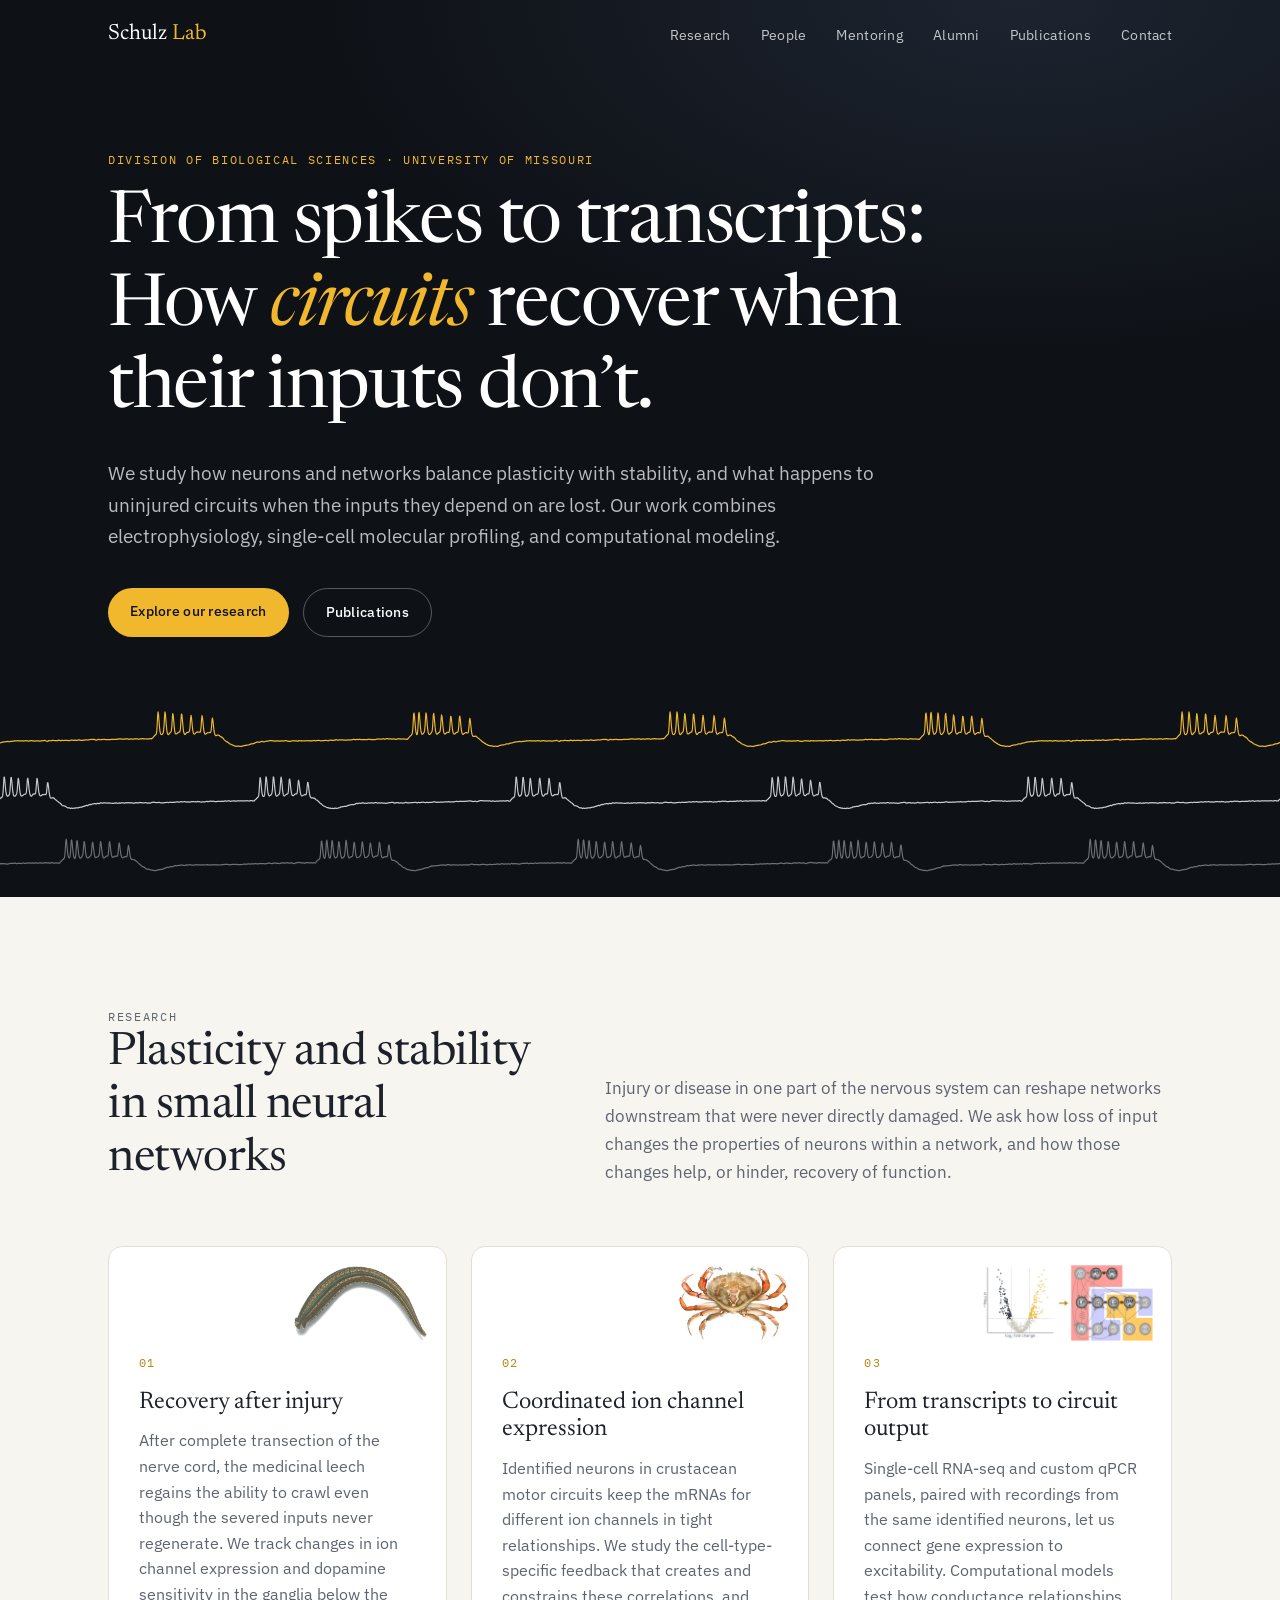
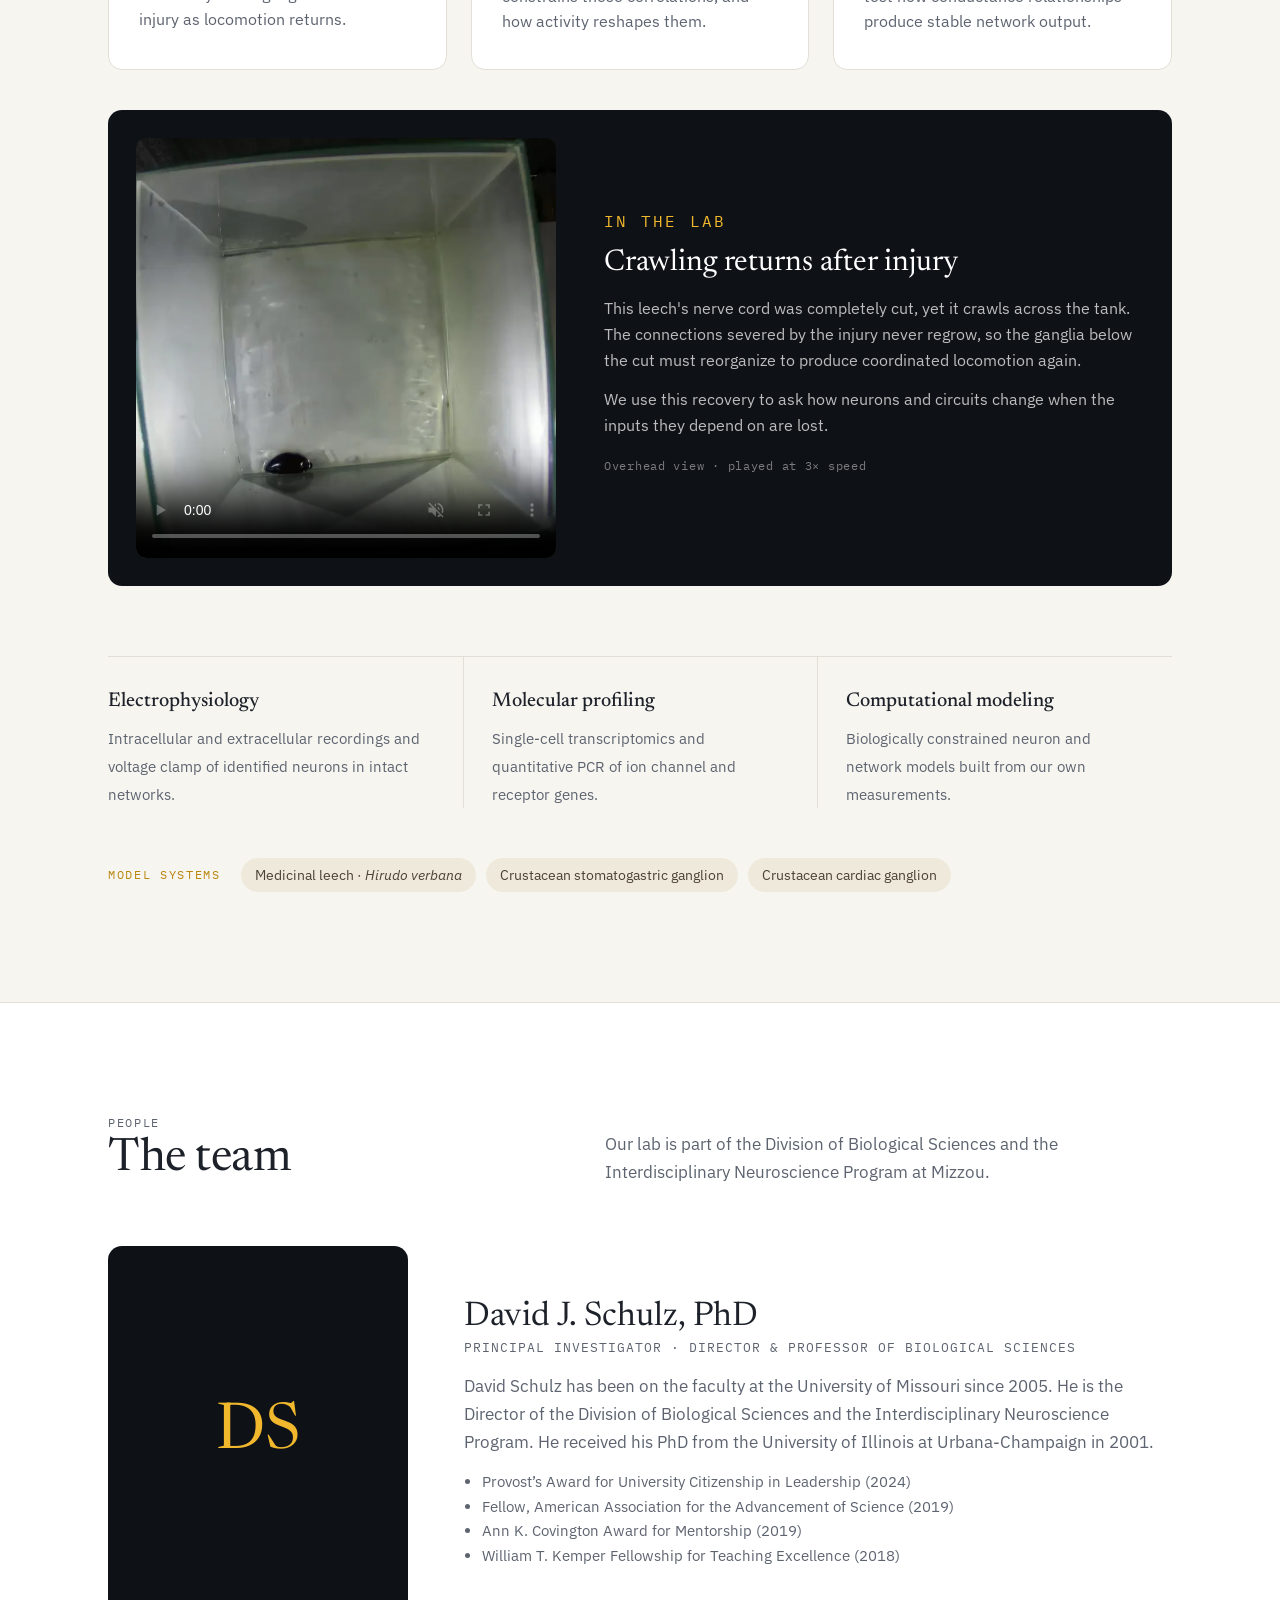
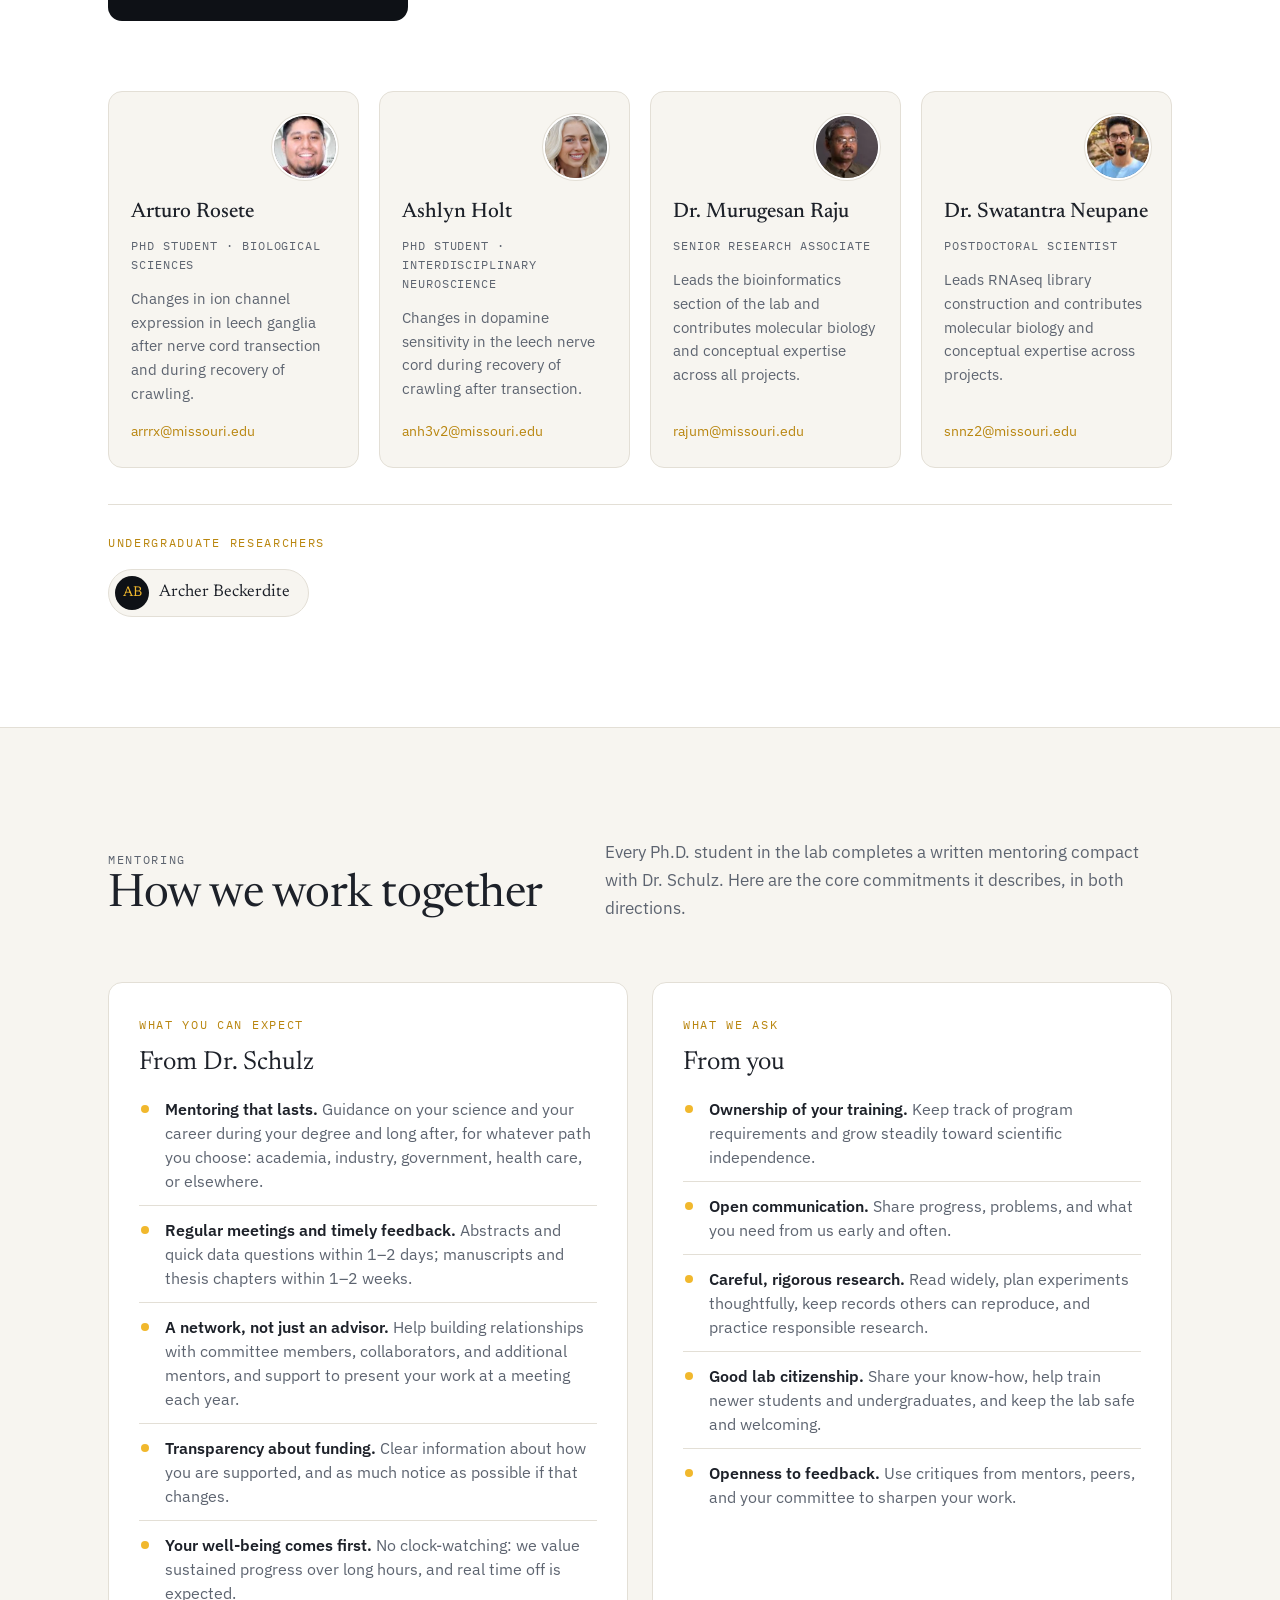
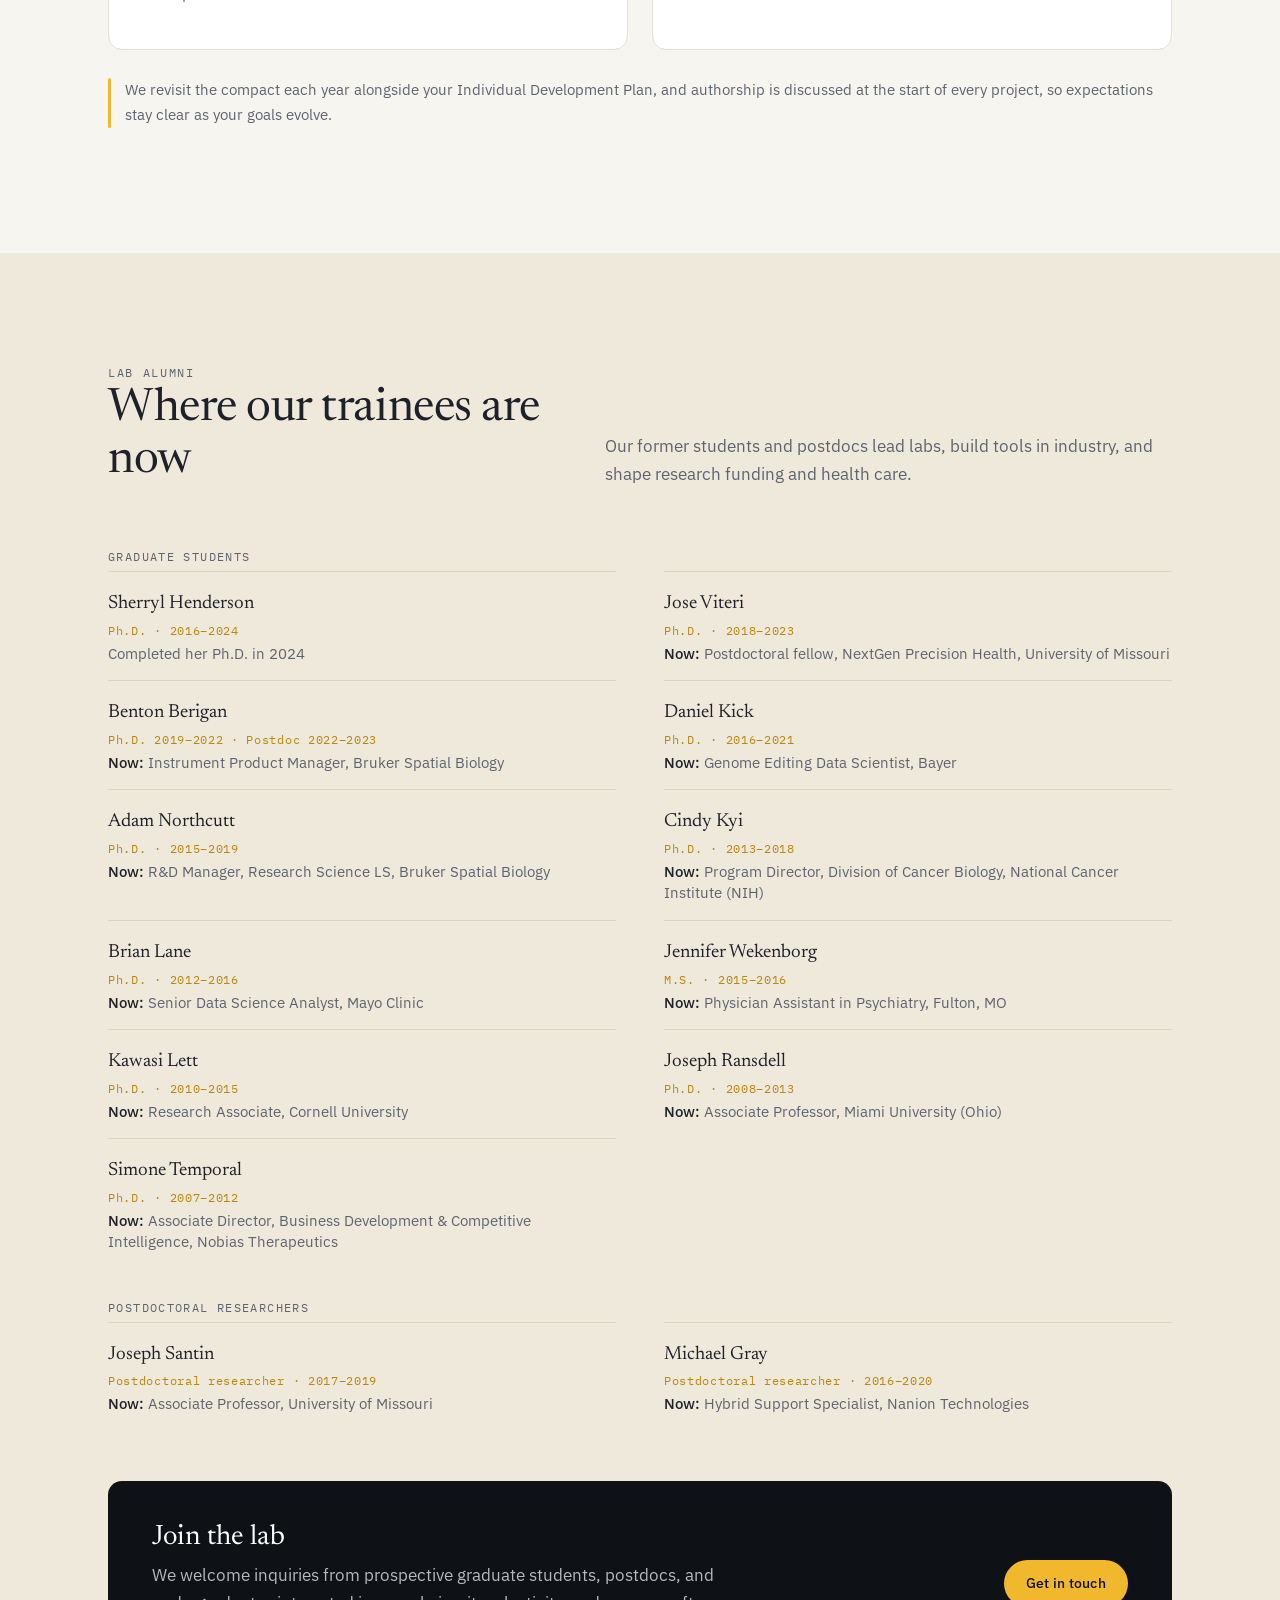
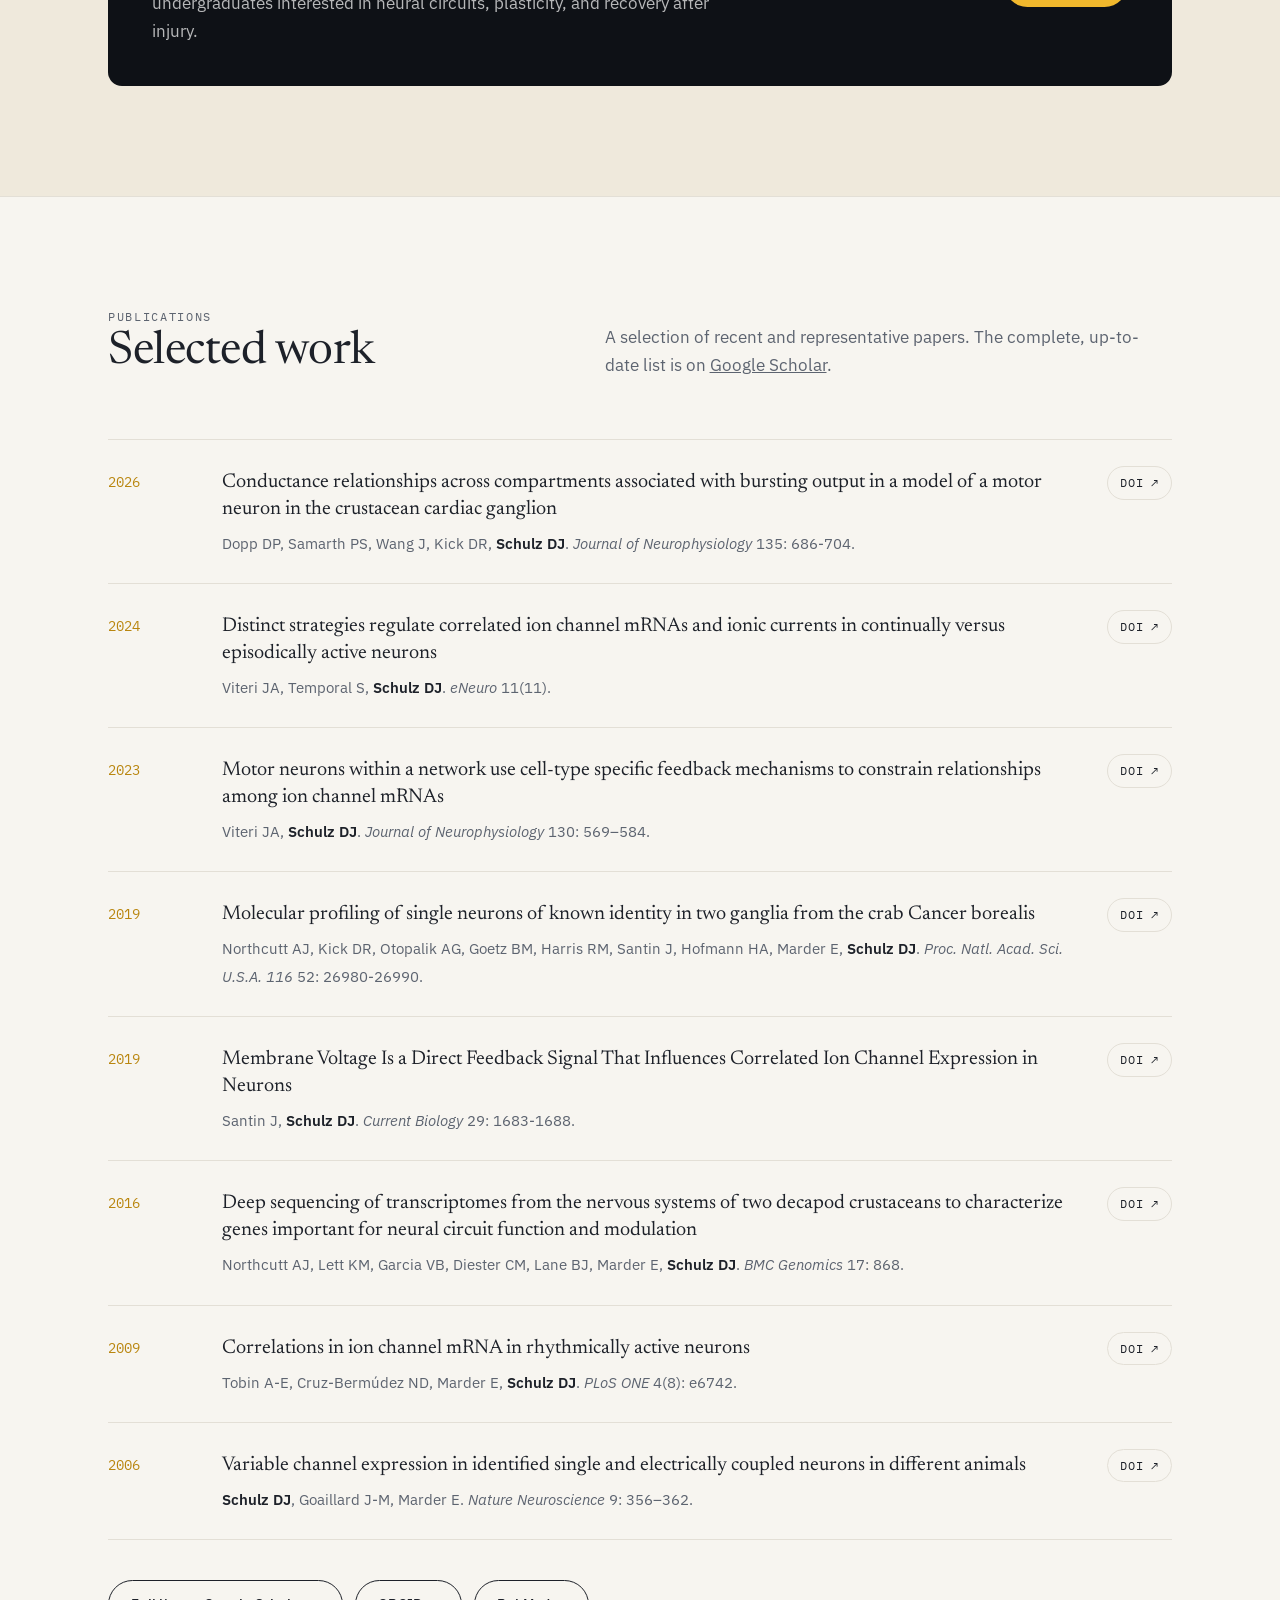
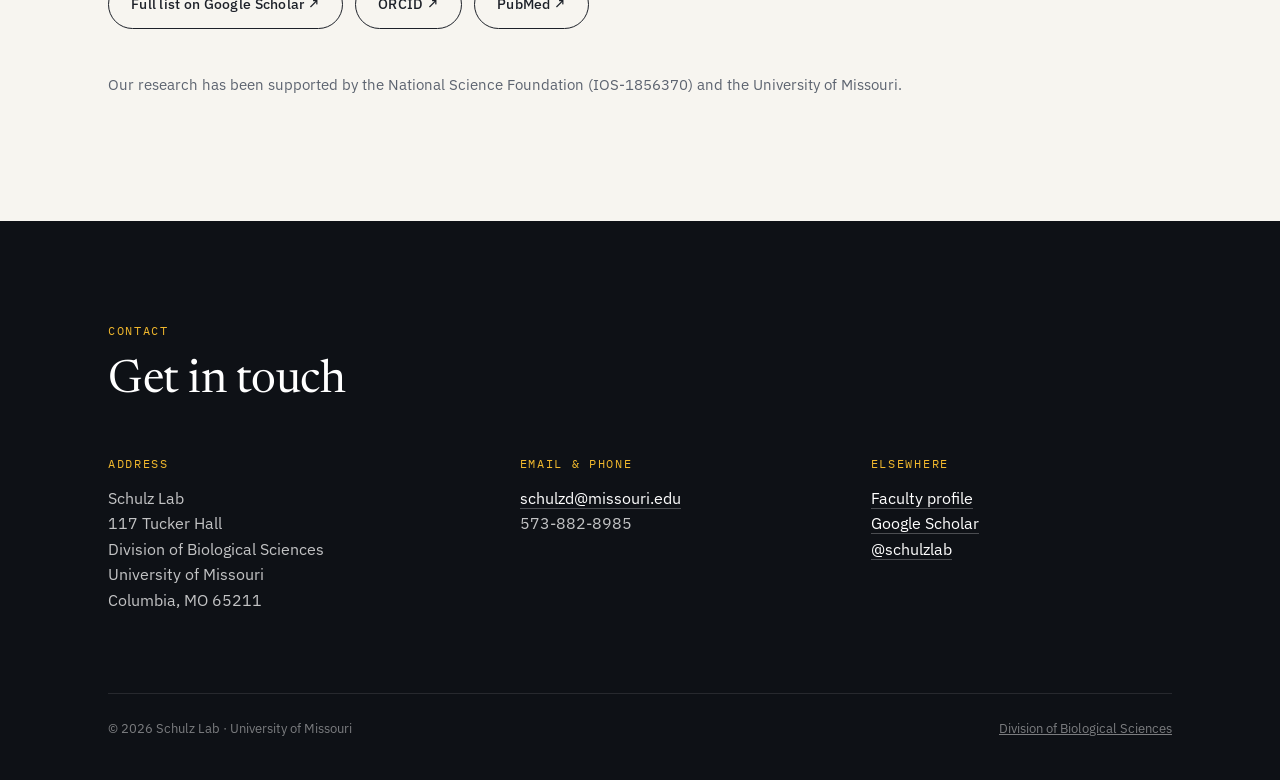
<file: index.html>
<!DOCTYPE html>
<html lang="en">
<head>
  <meta charset="UTF-8">
  <meta name="viewport" content="width=device-width, initial-scale=1">
  <title>Schulz Lab · Neural Network Plasticity · University of Missouri</title>
  <meta name="description" content="The Schulz Lab at the University of Missouri studies how neurons and neural networks balance plasticity and stability, and how circuits recover after injury.">
  <link rel="preconnect" href="https://fonts.googleapis.com">
  <link rel="preconnect" href="https://fonts.gstatic.com" crossorigin>
  <link href="https://fonts.googleapis.com/css2?family=Newsreader:ital,opsz,wght@0,6..72,400;0,6..72,500;1,6..72,400&family=IBM+Plex+Sans:wght@400;500;600&family=IBM+Plex+Mono:wght@400;500&display=swap" rel="stylesheet">

  <style>
    /* =========================================================
       COLORS & FONTS — change these to restyle the whole site
       ========================================================= */
    :root {
      --ink: #0e1116;          /* dark background (hero, footer) */
      --ink-2: #171b22;
      --paper: #f7f5f0;        /* main page background */
      --white: #ffffff;
      --text: #1d2129;
      --muted: #5d6470;
      --line: #e3dfd6;
      --gold: #f1b82d;         /* Mizzou gold accent */
      --gold-deep: #b9860f;
      --serif: "Newsreader", Georgia, serif;
      --sans: "IBM Plex Sans", system-ui, sans-serif;
      --mono: "IBM Plex Mono", ui-monospace, monospace;
      --max: 1120px;
    }

    *, *::before, *::after { box-sizing: border-box; }
    html { scroll-behavior: smooth; scroll-padding-top: 72px; }
    body {
      margin: 0; background: var(--paper); color: var(--text);
      font-family: var(--sans); font-size: 17px; line-height: 1.65;
      -webkit-font-smoothing: antialiased;
    }
    img { max-width: 100%; display: block; }
    a { color: inherit; }
    .wrap { max-width: var(--max); margin: 0 auto; padding: 0 28px; }

    .eyebrow {
      font-family: var(--mono); font-size: 12px; letter-spacing: .14em;
      text-transform: uppercase; color: var(--gold-deep); margin: 0 0 14px;
    }
    h1, h2, h3 { font-family: var(--serif); font-weight: 400; line-height: 1.15; margin: 0; }
    h2 { font-size: clamp(32px, 4vw, 46px); letter-spacing: -.01em; }
    h3 { font-size: 24px; }

    /* ---------- Navigation ---------- */
    .nav {
      position: fixed; inset: 0 0 auto 0; z-index: 50;
      transition: background .3s, border-color .3s;
      border-bottom: 1px solid transparent;
    }
    .nav.scrolled { background: rgba(14,17,22,.92); backdrop-filter: blur(10px); border-color: rgba(255,255,255,.08); }
    .nav .wrap { display: flex; align-items: center; justify-content: space-between; height: 68px; }
    .brand { color: #fff; text-decoration: none; font-family: var(--serif); font-size: 22px; }
    .brand span { color: var(--gold); }
    .nav ul { list-style: none; display: flex; gap: 30px; margin: 0; padding: 0; }
    .nav ul a {
      color: rgba(255,255,255,.75); text-decoration: none; font-size: 14px;
      letter-spacing: .02em; transition: color .2s;
    }
    .nav ul a:hover { color: var(--gold); }
    .menu-btn { display: none; background: none; border: 0; color: #fff; font-size: 26px; cursor: pointer; }

    /* ---------- Hero ---------- */
    .hero {
      background: radial-gradient(1200px 600px at 80% 0%, #1d2430 0%, var(--ink) 60%);
      color: #fff; padding: 150px 0 0; position: relative; overflow: hidden;
    }
    .hero .eyebrow { color: var(--gold); }
    .hero h1 { font-size: clamp(40px, 6vw, 72px); max-width: 14ch; letter-spacing: -.02em; }
    .hero h1 em { color: var(--gold); font-style: italic; }
    .hero p.lede { max-width: 58ch; color: rgba(255,255,255,.72); font-size: 19px; margin: 26px 0 36px; }
    .btns { display: flex; gap: 14px; flex-wrap: wrap; }
    .btn {
      display: inline-block; padding: 12px 22px; border-radius: 999px; text-decoration: none;
      font-size: 14px; font-weight: 500; letter-spacing: .02em; transition: all .2s;
    }
    .btn-gold { background: var(--gold); color: var(--ink); }
    .btn-gold:hover { background: #ffcb4d; }
    .btn-ghost { border: 1px solid rgba(255,255,255,.3); color: #fff; }
    .btn-ghost:hover { border-color: var(--gold); color: var(--gold); }
    .btn-dark { border: 1px solid var(--text); color: var(--text); }
    .btn-dark:hover { background: var(--text); color: #fff; }

    /* Wider opening banner on computer screens only (phones keep the original layout) */
    @media (min-width: 901px) {
      .hero h1 { max-width: 22ch; }
      .hero p.lede { max-width: 72ch; }
    }
    .traces { margin-top: 70px; position: relative; }
    .traces svg { width: 100%; height: 190px; display: block; }
    .traces path { fill: none; stroke-width: 1.25; stroke-linejoin: round; stroke-linecap: round; }

    /* ---------- Sections ---------- */
    section { padding: 110px 0; }
    .section-head { display: grid; grid-template-columns: 1fr 1.3fr; gap: 60px; align-items: end; margin-bottom: 60px; }
    .section-head p { color: var(--muted); margin: 0; }

    /* Research */
    .themes { display: grid; grid-template-columns: repeat(3, 1fr); gap: 24px; }
    .theme {
      background: var(--white); border: 1px solid var(--line); border-radius: 14px;
      padding: 34px 30px; position: relative; transition: transform .25s, box-shadow .25s;
    }
    .theme:hover { transform: translateY(-4px); box-shadow: 0 18px 40px -20px rgba(0,0,0,.25); }
    .theme .num { font-family: var(--mono); font-size: 12px; color: var(--gold-deep); letter-spacing: .1em; }
    .theme h3 { margin: 14px 0 12px; }
    .theme p { color: var(--muted); font-size: 15.5px; margin: 0; }
    .theme .icon { display: block; width: 44px; height: 44px; margin-bottom: 22px; }
    /* Small specimen image in place of an icon; sits at the card's top-right so the card barely grows */
    .theme .theme-img {
      position: absolute; top: 18px; right: 18px; width: auto; height: 76px;
      transition: transform .4s ease;
    }
    .theme:hover .theme-img { transform: translateX(4px) rotate(-2deg); }
    .theme .theme-img + .num { display: inline-block; margin-top: 72px; }

    /* Featured video */
    .feature {
      margin-top: 40px; display: grid; grid-template-columns: minmax(0, 420px) 1fr; gap: 48px; align-items: center;
      background: var(--ink); color: #fff; border-radius: 14px; padding: 28px; overflow: hidden;
    }
    .feature video { width: 100%; aspect-ratio: 1 / 1; object-fit: cover; border-radius: 10px; display: block; background: #222; }
    .feature .eyebrow { color: var(--gold); }
    .feature h3 { font-size: 30px; margin-bottom: 14px; }
    .feature p { color: rgba(255,255,255,.72); margin: 0 0 12px; font-size: 16px; }
    .feature .caption { font-family: var(--mono); font-size: 12px; letter-spacing: .06em; color: rgba(255,255,255,.45); margin-top: 18px; }

    .approach {
      margin-top: 70px; display: grid; grid-template-columns: repeat(3, 1fr);
      border-top: 1px solid var(--line);
    }
    .approach div { padding: 28px 28px 0 0; }
    .approach div + div { padding-left: 28px; border-left: 1px solid var(--line); }
    .approach strong { display: block; font-family: var(--serif); font-weight: 500; font-size: 20px; margin-bottom: 6px; }
    .approach span { color: var(--muted); font-size: 15px; }

    .systems { margin-top: 50px; display: flex; flex-wrap: wrap; gap: 10px; align-items: center; }
    .systems .eyebrow { margin: 0 10px 0 0; }
    .chip {
      font-size: 13.5px; padding: 6px 14px; border-radius: 999px;
      background: #efe9dc; color: #4a4232;
    }

    /* People */
    #people { background: var(--white); border-top: 1px solid var(--line); border-bottom: 1px solid var(--line); }
    .pi { display: grid; grid-template-columns: 300px 1fr; gap: 56px; align-items: center; margin-bottom: 70px; }
    .pi-photo {
      aspect-ratio: 4/5; border-radius: 14px; overflow: hidden; background: var(--ink);
      display: grid; place-items: center; color: var(--gold); font-family: var(--serif); font-size: 64px;
    }
    .pi-photo { position: relative; }
    .pi-photo img { position: absolute; inset: 0; width: 100%; height: 100%; object-fit: cover; object-position: center 20%; }
    .pi h3 { font-size: 34px; }
    .role { font-family: var(--mono); font-size: 12.5px; letter-spacing: .08em; text-transform: uppercase; color: var(--gold-deep); margin: 8px 0 18px; }
    .pi p { color: var(--muted); margin: 0 0 14px; }
    .pi ul { padding-left: 18px; color: var(--muted); font-size: 15px; margin: 0; }

    .team { display: grid; grid-template-columns: repeat(4, 1fr); gap: 20px; }
    @media (max-width: 1100px) { .team { grid-template-columns: repeat(2, 1fr); } }
    .member { border: 1px solid var(--line); border-radius: 14px; padding: 24px 22px; background: var(--paper); }
    .avatar {
      width: 56px; height: 56px; border-radius: 50%; background: var(--ink); color: var(--gold);
      display: grid; place-items: center; font-family: var(--serif); font-size: 22px; margin-bottom: 18px; overflow: hidden;
    }
    .avatar img { width: 100%; height: 100%; object-fit: cover; }
    /* Member photo / initials: top-right corner of each card. The photo sits exactly on top of
       the initials bubble, so every card stays the same size. If a photo fails to load,
       it removes itself and the initials show instead. */
    .member { position: relative; }
    .member .avatar { align-self: flex-end; width: 62px; height: 62px; }
    .member-photo {
      position: absolute; top: 24px; right: 22px; width: 62px; height: 62px; border-radius: 50%;
      object-fit: cover; object-position: center 25%; z-index: 1;
      box-shadow: 0 0 0 2px var(--white), 0 0 0 3px var(--line);
    }
    .member h4 { font-family: var(--serif); font-weight: 500; font-size: 21px; margin: 0; }
    .member .role { margin: 6px 0 12px; font-size: 11.5px; }
    .member p { color: var(--muted); font-size: 14.5px; margin: 0 0 14px; }
    .member { display: flex; flex-direction: column; }
    .member a { font-size: 14px; color: var(--gold-deep); text-decoration: none; margin-top: auto; }
    .member a:hover { text-decoration: underline; }

    /* Undergraduate researchers — compact name chips */
    .undergrads { margin-top: 36px; padding-top: 28px; border-top: 1px solid var(--line); }
    .undergrads .eyebrow { margin-bottom: 16px; }
    .ug-list { display: flex; flex-wrap: wrap; gap: 12px; }
    .ug {
      display: inline-flex; align-items: center; gap: 10px;
      padding: 6px 18px 6px 6px; border: 1px solid var(--line); border-radius: 999px;
      background: var(--paper); font-family: var(--serif); font-size: 17px;
    }
    .ug .avatar { width: 34px; height: 34px; font-size: 14px; margin: 0; }

    /* Mentoring compact (summary) */
    .compact { display: grid; grid-template-columns: 1fr 1fr; gap: 24px; }
    .compact-card { background: var(--white); border: 1px solid var(--line); border-radius: 14px; padding: 32px 30px; }
    .compact-card h3 { font-size: 26px; margin-bottom: 18px; }
    .compact-card ul { list-style: none; margin: 0; padding: 0; }
    .compact-card li { position: relative; padding: 12px 0 12px 26px; border-top: 1px solid var(--line); font-size: 15.5px; color: var(--muted); line-height: 1.55; }
    .compact-card li:first-child { border-top: 0; padding-top: 0; }
    .compact-card li::before { content: ""; position: absolute; left: 2px; top: 20px; width: 8px; height: 8px; border-radius: 50%; background: var(--gold); }
    .compact-card li:first-child::before { top: 8px; }
    .compact-card li strong { color: var(--text); font-weight: 600; }
    .compact-note { margin-top: 28px; color: var(--muted); font-size: 15px; display: flex; gap: 14px; align-items: flex-start; }
    .compact-note::before { content: ""; flex: none; width: 3px; align-self: stretch; background: var(--gold); border-radius: 2px; }
    @media (max-width: 900px) { .compact { grid-template-columns: 1fr; } }

    /* Lab alumni */
    #alumni { background: #efe9dc; border-bottom: 1px solid var(--line); }
    .alumni { margin-top: 0; }
    #alumni .alum { border-top-color: #ddd4c2; }
    #alumni .alumni-group:first-of-type { margin-top: 0; }
    .alumni-head { display: flex; justify-content: space-between; align-items: end; gap: 30px; flex-wrap: wrap; margin-bottom: 22px; }
    .alumni-head h3 { font-size: 30px; }
    .alumni-head p { color: var(--muted); font-size: 15px; margin: 0; max-width: 52ch; }
    .alumni-group { font-family: var(--mono); font-size: 11.5px; letter-spacing: .12em; text-transform: uppercase; color: var(--muted); margin: 30px 0 4px; }
    .alumni-list { display: grid; grid-template-columns: 1fr 1fr; column-gap: 48px; }
    .alum { padding: 16px 0; border-top: 1px solid var(--line); display: grid; grid-template-columns: 1fr; gap: 2px; align-content: start; }
    .alum-name { font-family: var(--serif); font-size: 19px; }
    .alum-meta { font-family: var(--mono); font-size: 11.5px; letter-spacing: .06em; color: var(--gold-deep); }
    .alum-now { color: var(--muted); font-size: 14.5px; line-height: 1.5; }
    .alum-now::before { content: "Now: "; color: var(--text); font-weight: 500; }
    .alum-now.done::before { content: ""; }
    @media (max-width: 900px) { .alumni-list { grid-template-columns: 1fr; } }

    .join {
      margin-top: 50px; background: var(--ink); color: #fff; border-radius: 14px;
      padding: 40px 44px; display: flex; justify-content: space-between; align-items: center; gap: 30px; flex-wrap: wrap;
    }
    .join h3 { font-size: 28px; }
    .join p { color: rgba(255,255,255,.7); margin: 8px 0 0; max-width: 60ch; }

    /* Publications */
    .pubs { list-style: none; padding: 0; margin: 0; border-top: 1px solid var(--line); }
    .pub { display: grid; grid-template-columns: 90px 1fr auto; gap: 24px; padding: 26px 0; border-bottom: 1px solid var(--line); align-items: baseline; }
    .pub .year { font-family: var(--mono); font-size: 14px; color: var(--gold-deep); }
    .pub .title { font-family: var(--serif); font-size: 20px; line-height: 1.35; display: block; margin-bottom: 6px; }
    .pub .authors { color: var(--muted); font-size: 14.5px; }
    .pub .authors b { color: var(--text); font-weight: 600; }
    .pub .journal { font-style: italic; }
    .pub a.link {
      font-family: var(--mono); font-size: 12px; letter-spacing: .06em; text-decoration: none;
      border: 1px solid var(--line); padding: 6px 12px; border-radius: 999px; white-space: nowrap; transition: all .2s;
    }
    .pub a.link:hover { border-color: var(--text); background: var(--text); color: #fff; }
    .pub-more { display: flex; gap: 12px; flex-wrap: wrap; margin-top: 40px; }
    .funding { margin-top: 44px; color: var(--muted); font-size: 14.5px; }

    /* Contact / footer */
    footer { background: var(--ink); color: rgba(255,255,255,.75); padding: 100px 0 40px; }
    footer h2 { color: #fff; }
    .contact-grid { display: grid; grid-template-columns: 1.2fr 1fr 1fr; gap: 50px; margin-top: 46px; }
    .contact-grid h5 { font-family: var(--mono); font-weight: 400; font-size: 12px; letter-spacing: .14em; text-transform: uppercase; color: var(--gold); margin: 0 0 12px; }
    .contact-grid p { margin: 0; font-size: 15.5px; }
    .contact-grid a { color: #fff; text-decoration: none; border-bottom: 1px solid rgba(255,255,255,.25); }
    .contact-grid a:hover { border-color: var(--gold); color: var(--gold); }
    .legal { margin-top: 80px; padding-top: 24px; border-top: 1px solid rgba(255,255,255,.1); font-size: 13px; display: flex; justify-content: space-between; flex-wrap: wrap; gap: 10px; color: rgba(255,255,255,.45); }

    /* Fade-in on scroll */
    .reveal { opacity: 0; transform: translateY(18px); transition: opacity .7s ease, transform .7s ease; }
    .reveal.in { opacity: 1; transform: none; }

    /* ---------- Phones & tablets ---------- */
    @media (max-width: 900px) {
      .section-head, .pi, .contact-grid { grid-template-columns: 1fr; gap: 28px; }
      .themes, .team, .approach, .feature { grid-template-columns: 1fr; }
      .feature { gap: 24px; padding: 18px; }
      .approach div, .approach div + div { padding: 22px 0; border-left: 0; border-bottom: 1px solid var(--line); }
      .pi-photo { max-width: 260px; }
      .pub { grid-template-columns: 1fr; gap: 8px; }
      .menu-btn { display: block; }
      .nav ul {
        display: none; position: absolute; top: 68px; left: 0; right: 0; flex-direction: column;
        gap: 0; background: var(--ink); padding: 10px 28px 20px;
      }
      .nav ul.open { display: flex; }
      .nav ul a { display: block; padding: 12px 0; font-size: 16px; }
      .nav { background: rgba(14,17,22,.92); }
      section { padding: 80px 0; }
    }
    @media (prefers-reduced-motion: reduce) {
      .reveal { opacity: 1; transform: none; transition: none; }
      .traces path { animation: none !important; }
    }
  </style>
</head>
<body>

  <!-- ===================== NAVIGATION ===================== -->
  <nav class="nav" id="nav">
    <div class="wrap">
      <a href="#top" class="brand">Schulz <span>Lab</span></a>
      <button class="menu-btn" id="menuBtn" aria-label="Open menu">&#9776;</button>
      <ul id="menu">
        <li><a href="#research">Research</a></li>
        <li><a href="#people">People</a></li>
        <li><a href="#mentoring">Mentoring</a></li>
        <li><a href="#alumni">Alumni</a></li>
        <li><a href="#publications">Publications</a></li>
        <li><a href="#contact">Contact</a></li>
      </ul>
    </div>
  </nav>

  <!-- ===================== HERO ===================== -->
  <header class="hero" id="top">
    <div class="wrap">
      <p class="eyebrow">Division of Biological Sciences · University of Missouri</p>
      <h1>From spikes to transcripts: How <em>circuits</em> recover when their inputs don’t.</h1>
      <p class="lede">
        We study how neurons and networks balance plasticity with stability, and what happens to
        uninjured circuits when the inputs they depend on are lost. Our work combines electrophysiology,
        single-cell molecular profiling, and computational modeling.
      </p>
      <div class="btns">
        <a class="btn btn-gold" href="#research">Explore our research</a>
        <a class="btn btn-ghost" href="#publications">Publications</a>
      </div>
    </div>

    <!-- Animated triphasic rhythm (decorative) -->
    <div class="traces" aria-hidden="true">
      <svg id="traceSvg" viewBox="0 0 1400 190" preserveAspectRatio="none"></svg>
    </div>
  </header>

  <!-- ===================== RESEARCH ===================== -->
  <section id="research">
    <div class="wrap">
      <div class="section-head reveal">
        <div>
          <p class="eyebrow">Research</p>
          <h2>Plasticity and stability in small neural networks</h2>
        </div>
        <p>
          Injury or disease in one part of the nervous system can reshape networks downstream that were never
          directly damaged. We ask how loss of input changes the properties of neurons within a network, and how
          those changes help, or hinder, recovery of function.
        </p>
      </div>

      <div class="themes">
        <!-- Theme 1 — copy a whole <article> block to add another theme -->
        <article class="theme reveal">
          <img class="theme-img" src="images/leech.webp" alt="Illustration of the medicinal leech, Hirudo verbana" width="480" height="270" loading="lazy">
          <span class="num">01</span>
          <h3>Recovery after injury</h3>
          <p>
            After complete transection of the nerve cord, the medicinal leech regains the ability to crawl even
            though the severed inputs never regenerate. We track changes in ion channel expression and dopamine
            sensitivity in the ganglia below the injury as locomotion returns.
          </p>
        </article>

        <article class="theme reveal">
          <img class="theme-img" src="images/crab.webp" alt="Illustration of a crab" width="420" height="284" loading="lazy">
          <span class="num">02</span>
          <h3>Coordinated ion channel expression</h3>
          <p>
            Identified neurons in crustacean motor circuits keep the mRNAs for different ion channels in tight
            relationships. We study the cell-type-specific feedback that creates and constrains these correlations,
            and how activity reshapes them.
          </p>
        </article>

        <article class="theme reveal">
          <img class="theme-img" src="images/transcripts-circuit.webp" alt="Volcano plot of differential gene expression beside a diagram of the stomatogastric ganglion circuit" width="720" height="316" loading="lazy">
          <span class="num">03</span>
          <h3>From transcripts to circuit output</h3>
          <p>
            Single-cell RNA-seq and custom qPCR panels, paired with recordings from the same identified neurons,
            let us connect gene expression to excitability. Computational models test how conductance
            relationships produce stable network output.
          </p>
        </article>
      </div>

      <!-- ===================== FEATURED VIDEO ===================== -->
      <div class="feature reveal">
        <video id="crawlVideo" muted loop playsinline preload="none" poster="images/leech-crawl-poster.webp"
               aria-label="Video of a medicinal leech crawling in a glass tank after nerve cord transection">
          <source src="images/leech-crawl.mp4" type="video/mp4">
        </video>
        <div>
          <p class="eyebrow">In the lab</p>
          <h3>Crawling returns after injury</h3>
          <p>
            This leech's nerve cord was completely cut, yet it crawls across the tank. The connections severed by the
            injury never regrow, so the ganglia below the cut must reorganize to produce coordinated locomotion again.
          </p>
          <p>We use this recovery to ask how neurons and circuits change when the inputs they depend on are lost.</p>
          <p class="caption">Overhead view · played at 3× speed</p>
        </div>
      </div>

      <div class="approach reveal">
        <div><strong>Electrophysiology</strong><span>Intracellular and extracellular recordings and voltage clamp of identified neurons in intact networks.</span></div>
        <div><strong>Molecular profiling</strong><span>Single-cell transcriptomics and quantitative PCR of ion channel and receptor genes.</span></div>
        <div><strong>Computational modeling</strong><span>Biologically constrained neuron and network models built from our own measurements.</span></div>
      </div>

      <div class="systems reveal">
        <p class="eyebrow">Model systems</p>
        <span class="chip">Medicinal leech · <i>Hirudo verbana</i></span>
        <span class="chip">Crustacean stomatogastric ganglion</span>
        <span class="chip">Crustacean cardiac ganglion</span>
      </div>
    </div>
  </section>

  <!-- ===================== PEOPLE ===================== -->
  <section id="people">
    <div class="wrap">
      <div class="section-head reveal">
        <div>
          <p class="eyebrow">People</p>
          <h2>The team</h2>
        </div>
        <p>Our lab is part of the Division of Biological Sciences and the Interdisciplinary Neuroscience Program at Mizzou.</p>
      </div>

      <div class="pi reveal">
        <div class="pi-photo">
          <!-- To use your own photo: put it in the "images" folder and change src to "images/schulz.jpg" -->
          <img src="https://biology.missouri.edu/sites/default/files/people-profile-images/20250528_david_schulz-2.jpg"
               alt="David J. Schulz" onerror="this.remove()">
          DS
        </div>
        <div>
          <h3>David J. Schulz, PhD</h3>
          <p class="role">Principal Investigator · Director &amp; Professor of Biological Sciences</p>
          <p>
            David Schulz has been on the faculty at the University of Missouri since 2005. He is the Director of the Division of
            Biological Sciences and the Interdisciplinary Neuroscience Program. He received his PhD from the
            University of Illinois at Urbana-Champaign in 2001.
          </p>
          <ul>
            <li>Provost’s Award for University Citizenship in Leadership (2024)</li>
            <li>Fellow, American Association for the Advancement of Science (2019)</li>
            <li>Ann K. Covington Award for Mentorship (2019)</li>
            <li>William T. Kemper Fellowship for Teaching Excellence (2018)</li>
          </ul>
        </div>
      </div>

      <div class="team">
        <!-- ===== LAB MEMBER — copy from here ===== -->
        <div class="member reveal">
          <img class="member-photo" src="images/rosete.webp" alt="Arturo Rosete" loading="lazy" onerror="this.remove()">
          <div class="avatar">AR</div>
          <h4>Arturo Rosete</h4>
          <p class="role">PhD Student · Biological Sciences</p>
          <p>Changes in ion channel expression in leech ganglia after nerve cord transection and during recovery of crawling.</p>
          <a href="mailto:arrrx@missouri.edu">arrrx@missouri.edu</a>
        </div>
        <!-- ===== ...to here, then paste and edit ===== -->

        <div class="member reveal">
          <img class="member-photo" src="images/holt.webp" alt="Ashlyn Holt" loading="lazy" onerror="this.remove()">
          <div class="avatar">AH</div>
          <h4>Ashlyn Holt</h4>
          <p class="role">PhD Student · Interdisciplinary Neuroscience</p>
          <p>Changes in dopamine sensitivity in the leech nerve cord during recovery of crawling after transection.</p>
          <a href="mailto:anh3v2@missouri.edu">anh3v2@missouri.edu</a>
        </div>

        <div class="member reveal">
          <img class="member-photo" src="images/raju.webp" alt="Murugesan Raju" loading="lazy" onerror="this.remove()">
          <div class="avatar">MR</div>
          <h4>Dr. Murugesan Raju</h4>
          <p class="role">Senior Research Associate</p>
          <p>Leads the bioinformatics section of the lab and contributes molecular biology and conceptual expertise across all projects.</p>
          <a href="mailto:rajum@missouri.edu">rajum@missouri.edu</a>
        </div>

        <div class="member reveal">
          <img class="member-photo" src="images/neupane.webp" alt="Swatantra Neupane" loading="lazy" onerror="this.remove()">
          <div class="avatar">SN</div>
          <h4>Dr. Swatantra Neupane</h4>
          <p class="role">Postdoctoral Scientist</p>
          <p>Leads RNAseq library construction and contributes molecular biology and conceptual expertise across projects.</p>
          <a href="mailto:snnz2@missouri.edu">snnz2@missouri.edu</a>
        </div>
      </div>

      <!-- ===================== UNDERGRADUATES ===================== -->
      <div class="undergrads reveal">
        <p class="eyebrow">Undergraduate researchers</p>
        <div class="ug-list">
          <!-- To add a student, copy this line and change the initials and name -->
          <span class="ug"><span class="avatar">AB</span>Archer Beckerdite</span>
        </div>
      </div>

    </div>
  </section>

  <!-- ===================== MENTORING ===================== -->
  <section id="mentoring">
    <div class="wrap">
      <div class="section-head reveal">
        <div>
          <p class="eyebrow">Mentoring</p>
          <h2>How we work together</h2>
        </div>
        <p>Every Ph.D. student in the lab completes a written mentoring compact with Dr. Schulz. Here are the core commitments it describes, in both directions.</p>
      </div>

      <div class="compact">
        <div class="compact-card reveal">
          <p class="eyebrow">What you can expect</p>
          <h3>From Dr. Schulz</h3>
          <ul>
            <li><strong>Mentoring that lasts.</strong> Guidance on your science and your career during your degree and long after, for whatever path you choose: academia, industry, government, health care, or elsewhere.</li>
            <li><strong>Regular meetings and timely feedback.</strong> Abstracts and quick data questions within 1–2 days; manuscripts and thesis chapters within 1–2 weeks.</li>
            <li><strong>A network, not just an advisor.</strong> Help building relationships with committee members, collaborators, and additional mentors, and support to present your work at a meeting each year.</li>
            <li><strong>Transparency about funding.</strong> Clear information about how you are supported, and as much notice as possible if that changes.</li>
            <li><strong>Your well-being comes first.</strong> No clock-watching: we value sustained progress over long hours, and real time off is expected.</li>
          </ul>
        </div>
        <div class="compact-card reveal">
          <p class="eyebrow">What we ask</p>
          <h3>From you</h3>
          <ul>
            <li><strong>Ownership of your training.</strong> Keep track of program requirements and grow steadily toward scientific independence.</li>
            <li><strong>Open communication.</strong> Share progress, problems, and what you need from us early and often.</li>
            <li><strong>Careful, rigorous research.</strong> Read widely, plan experiments thoughtfully, keep records others can reproduce, and practice responsible research.</li>
            <li><strong>Good lab citizenship.</strong> Share your know-how, help train newer students and undergraduates, and keep the lab safe and welcoming.</li>
            <li><strong>Openness to feedback.</strong> Use critiques from mentors, peers, and your committee to sharpen your work.</li>
          </ul>
        </div>
      </div>

      <p class="compact-note reveal">We revisit the compact each year alongside your Individual Development Plan, and authorship is discussed at the start of every project, so expectations stay clear as your goals evolve.</p>
    </div>
  </section>

  <!-- ===================== ALUMNI ===================== -->
  <section id="alumni">
    <div class="wrap">
      <!-- ===================== LAB ALUMNI ===================== -->
      <!-- To add someone, copy one <div class="alum">…</div> line and edit it.
           For someone whose current position is unknown, delete the third <span>. -->
      <div class="alumni reveal">
        <div class="section-head">
          <div>
            <p class="eyebrow">Lab alumni</p>
            <h2>Where our trainees are now</h2>
          </div>
          <p>Our former students and postdocs lead labs, build tools in industry, and shape research funding and health care.</p>
        </div>

        <p class="alumni-group">Graduate students</p>
        <div class="alumni-list">
          <div class="alum"><span class="alum-name">Sherryl Henderson</span><span class="alum-meta">Ph.D. · 2016–2024</span><span class="alum-now done">Completed her Ph.D. in 2024</span></div>
          <div class="alum"><span class="alum-name">Jose Viteri</span><span class="alum-meta">Ph.D. · 2018–2023</span><span class="alum-now">Postdoctoral fellow, NextGen Precision Health, University of Missouri</span></div>
          <div class="alum"><span class="alum-name">Benton Berigan</span><span class="alum-meta">Ph.D. 2019–2022 · Postdoc 2022–2023</span><span class="alum-now">Instrument Product Manager, Bruker Spatial Biology</span></div>
          <div class="alum"><span class="alum-name">Daniel Kick</span><span class="alum-meta">Ph.D. · 2016–2021</span><span class="alum-now">Genome Editing Data Scientist, Bayer</span></div>
          <div class="alum"><span class="alum-name">Adam Northcutt</span><span class="alum-meta">Ph.D. · 2015–2019</span><span class="alum-now">R&amp;D Manager, Research Science LS, Bruker Spatial Biology</span></div>
          <div class="alum"><span class="alum-name">Cindy Kyi</span><span class="alum-meta">Ph.D. · 2013–2018</span><span class="alum-now">Program Director, Division of Cancer Biology, National Cancer Institute (NIH)</span></div>
          <div class="alum"><span class="alum-name">Brian Lane</span><span class="alum-meta">Ph.D. · 2012–2016</span><span class="alum-now">Senior Data Science Analyst, Mayo Clinic</span></div>
          <div class="alum"><span class="alum-name">Jennifer Wekenborg</span><span class="alum-meta">M.S. · 2015–2016</span><span class="alum-now">Physician Assistant in Psychiatry, Fulton, MO</span></div>
          <div class="alum"><span class="alum-name">Kawasi Lett</span><span class="alum-meta">Ph.D. · 2010–2015</span><span class="alum-now">Research Associate, Cornell University</span></div>
          <div class="alum"><span class="alum-name">Joseph Ransdell</span><span class="alum-meta">Ph.D. · 2008–2013</span><span class="alum-now">Associate Professor, Miami University (Ohio)</span></div>
          <div class="alum"><span class="alum-name">Simone Temporal</span><span class="alum-meta">Ph.D. · 2007–2012</span><span class="alum-now">Associate Director, Business Development &amp; Competitive Intelligence, Nobias Therapeutics</span></div>
        </div>

        <p class="alumni-group">Postdoctoral researchers</p>
        <div class="alumni-list">
          <div class="alum"><span class="alum-name">Joseph Santin</span><span class="alum-meta">Postdoctoral researcher · 2017–2019</span><span class="alum-now">Associate Professor, University of Missouri</span></div>
          <div class="alum"><span class="alum-name">Michael Gray</span><span class="alum-meta">Postdoctoral researcher · 2016–2020</span><span class="alum-now">Hybrid Support Specialist, Nanion Technologies</span></div>
        </div>
      </div>

      <div class="join reveal">
        <div>
          <h3>Join the lab</h3>
          <p>We welcome inquiries from prospective graduate students, postdocs, and undergraduates interested in neural circuits, plasticity, and recovery after injury.</p>
        </div>
        <a class="btn btn-gold" href="mailto:schulzd@missouri.edu?subject=Joining%20the%20Schulz%20Lab">Get in touch</a>
      </div>
    </div>
  </section>

  <!-- ===================== PUBLICATIONS ===================== -->
  <section id="publications">
    <div class="wrap">
      <div class="section-head reveal">
        <div>
          <p class="eyebrow">Publications</p>
          <h2>Selected work</h2>
        </div>
        <p>A selection of recent and representative papers. The complete, up-to-date list is on <a href="https://scholar.google.com/citations?hl=en&amp;user=PdJpgxkAAAAJ&amp;view_op=list_works&amp;sortby=pubdate" target="_blank" rel="noopener">Google Scholar</a>.</p>
      </div>

      <ol class="pubs">
        <!-- ===== PUBLICATION — copy from here ===== -->
          <li class="pub reveal">
          <span class="year">2026</span>
          <div>
            <span class="title">Conductance relationships across compartments associated with bursting output in a model of a motor neuron in the crustacean cardiac ganglion</span>
            <span class="authors">Dopp DP, Samarth PS, Wang J, Kick DR, <b>Schulz DJ</b>. <span class="journal">Journal of Neurophysiology</span> 135: 686-704.</span>
          </div>
          <a class="link" href="https://doi.org/10.1152/jn.00324.2024" target="_blank" rel="noopener">DOI ↗</a>
        </li>
        <!-- ===== ...to here, paste at the TOP of the list for new papers ===== -->
        
        <li class="pub reveal">
          <span class="year">2024</span>
          <div>
            <span class="title">Distinct strategies regulate correlated ion channel mRNAs and ionic currents in continually versus episodically active neurons</span>
            <span class="authors">Viteri JA, Temporal S, <b>Schulz DJ</b>. <span class="journal">eNeuro</span> 11(11).</span>
          </div>
          <a class="link" href="https://doi.org/10.1523/ENEURO.0320-24.2024" target="_blank" rel="noopener">DOI ↗</a>
        </li>
              
        <li class="pub reveal">
          <span class="year">2023</span>
          <div>
            <span class="title">Motor neurons within a network use cell-type specific feedback mechanisms to constrain relationships among ion channel mRNAs</span>
            <span class="authors">Viteri JA, <b>Schulz DJ</b>. <span class="journal">Journal of Neurophysiology</span> 130: 569–584.</span>
          </div>
          <a class="link" href="https://doi.org/10.1152/jn.00098.2023" target="_blank" rel="noopener">DOI ↗</a>
        </li>

        <li class="pub reveal">
          <span class="year">2019</span>
          <div>
            <span class="title">Molecular profiling of single neurons of known identity in two ganglia from the crab Cancer borealis</span>
            <span class="authors">Northcutt AJ, Kick DR, Otopalik AG, Goetz BM, Harris RM, Santin J, Hofmann HA, Marder E, <b>Schulz DJ</b>. <span class="journal">Proc. Natl. Acad. Sci. U.S.A. 116</span> 52: 26980-26990.</span> 
          </div>
          <a class="link" href="https://doi.org/10.1073/pnas.1911413116" target="_blank" rel="noopener">DOI ↗</a>
        </li>
        
        <li class="pub reveal">
          <span class="year">2019</span>
          <div>
            <span class="title">Membrane Voltage Is a Direct Feedback Signal That Influences Correlated Ion Channel Expression in Neurons</span>
            <span class="authors">Santin J, <b>Schulz DJ</b>. <span class="journal">Current Biology</span> 29: 1683-1688.</span>
          </div>
          <a class="link" href="https://doi.org/10.1016/j.cub.2019.04.008" target="_blank" rel="noopener">DOI ↗</a>
        </li>
        
        <li class="pub reveal">
          <span class="year">2016</span>
          <div>
            <span class="title">Deep sequencing of transcriptomes from the nervous systems of two decapod crustaceans to characterize genes important for neural circuit function and modulation</span>
            <span class="authors">Northcutt AJ, Lett KM, Garcia VB, Diester CM, Lane BJ, Marder E, <b>Schulz DJ</b>. <span class="journal">BMC Genomics</span> 17: 868.</span>
          </div>
          <a class="link" href="https://doi.org/10.1186/s12864-016-3215-z" target="_blank" rel="noopener">DOI ↗</a>
        </li>

        <li class="pub reveal">
          <span class="year">2009</span>
          <div>
            <span class="title">Correlations in ion channel mRNA in rhythmically active neurons</span>
            <span class="authors">Tobin A-E, Cruz-Bermúdez ND, Marder E, <b>Schulz DJ</b>. <span class="journal">PLoS ONE</span> 4(8): e6742.</span>
          </div>
          <a class="link" href="https://doi.org/10.1371/journal.pone.0006742" target="_blank" rel="noopener">DOI ↗</a>
        </li>

        <li class="pub reveal">
          <span class="year">2006</span>
          <div>
            <span class="title">Variable channel expression in identified single and electrically coupled neurons in different animals</span>
            <span class="authors"><b>Schulz DJ</b>, Goaillard J-M, Marder E. <span class="journal">Nature Neuroscience</span> 9: 356–362.</span>
          </div>
          <a class="link" href="https://doi.org/10.1038/nn1639" target="_blank" rel="noopener">DOI ↗</a>
        </li>
      </ol>

      <div class="pub-more reveal">
        <a class="btn btn-dark" href="https://scholar.google.com/citations?user=PdJpgxkAAAAJ&amp;hl=en&amp;view_op=list_works&amp;sortby=pubdate" target="_blank" rel="noopener">Full list on Google Scholar ↗</a>
        <a class="btn btn-dark" href="https://orcid.org/0000-0003-4532-5362" target="_blank" rel="noopener">ORCID ↗</a>
        <a class="btn btn-dark" href="https://pubmed.ncbi.nlm.nih.gov/?term=Schulz+DJ%5BAuthor%5D+AND+Missouri" target="_blank" rel="noopener">PubMed ↗</a>
      </div>

      <p class="funding reveal">Our research has been supported by the National Science Foundation (IOS-1856370) and the University of Missouri.</p>
    </div>
  </section>

  <!-- ===================== CONTACT / FOOTER ===================== -->
  <footer id="contact">
    <div class="wrap">
      <p class="eyebrow" style="color:var(--gold)">Contact</p>
      <h2>Get in touch</h2>
      <div class="contact-grid">
        <div>
          <h5>Address</h5>
          <p>Schulz Lab<br>117 Tucker Hall<br>Division of Biological Sciences<br>University of Missouri<br>Columbia, MO 65211</p>
        </div>
        <div>
          <h5>Email &amp; phone</h5>
          <p><a href="mailto:schulzd@missouri.edu">schulzd@missouri.edu</a><br>573-882-8985</p>
        </div>
        <div>
          <h5>Elsewhere</h5>
          <p>
            <a href="https://biology.missouri.edu/people/schulz" target="_blank" rel="noopener">Faculty profile</a><br>
            <a href="https://scholar.google.com/citations?user=PdJpgxkAAAAJ&amp;hl=en" target="_blank" rel="noopener">Google Scholar</a><br>
            <a href="https://twitter.com/schulzlab" target="_blank" rel="noopener">@schulzlab</a>
          </p>
        </div>
      </div>
      <div class="legal">
        <span>© <span id="year"></span> Schulz Lab · University of Missouri</span>
        <span><a href="https://biology.missouri.edu" style="color:inherit">Division of Biological Sciences</a></span>
      </div>
    </div>
  </footer>

  <script>
    // Footer year
    document.getElementById('year').textContent = new Date().getFullYear();

    // Nav background on scroll + mobile menu
    const nav = document.getElementById('nav');
    const menu = document.getElementById('menu');
    window.addEventListener('scroll', () => nav.classList.toggle('scrolled', window.scrollY > 40));
    document.getElementById('menuBtn').addEventListener('click', () => menu.classList.toggle('open'));
    menu.querySelectorAll('a').forEach(a => a.addEventListener('click', () => menu.classList.remove('open')));

    // Fade sections in as they scroll into view
    const io = new IntersectionObserver(entries => {
      entries.forEach(e => { if (e.isIntersecting) { e.target.classList.add('in'); io.unobserve(e.target); } });
    }, { threshold: 0.12 });
    document.querySelectorAll('.reveal').forEach(el => io.observe(el));

    // Featured video: load and play only while on screen (saves data, respects reduced-motion settings)
    (function () {
      const v = document.getElementById('crawlVideo');
      if (!v) return;
      if (window.matchMedia('(prefers-reduced-motion: reduce)').matches) { v.controls = true; return; }
      new IntersectionObserver(entries => {
        entries.forEach(e => {
          if (e.isIntersecting) { v.preload = 'auto'; v.play().catch(() => { v.controls = true; }); }
          else v.pause();
        });
      }, { threshold: 0.35 }).observe(v);
    })();

    // Hero: three phase-shifted bursting neurons, drawn like intracellular recordings
    (function () {
      const svg = document.getElementById('traceSvg');
      const NS = 'http://www.w3.org/2000/svg';
      const period = 280;              // px per cycle
      const loop = period * 2;         // pattern repeats every 2 cycles (seamless scroll)
      const W = loop * 5;
      const step = 0.5;

      // small deterministic random generator so the drawing is identical every load
      function rng(seed) { return () => (seed = (seed * 16807) % 2147483647) / 2147483647; }

      const rows = [
        { y: 34,  phase: 0.00, color: '#f1b82d',               n: [8, 7],  dur: 0.27, amp: 22, seed: 11 },
        { y: 96,  phase: 0.40, color: 'rgba(255,255,255,.78)', n: [6, 7],  dur: 0.22, amp: 20, seed: 23 },
        { y: 158, phase: 0.64, color: 'rgba(255,255,255,.40)', n: [9, 10], dur: 0.30, amp: 18, seed: 37 }
      ];

      const sig = x => 1 / (1 + Math.exp(-x));
      const gauss = (x, m, s) => Math.exp(-((x - m) * (x - m)) / (2 * s * s));

      function build(r) {
        const rand = rng(r.seed);
        // spike times (px within a cycle) for the two cycle variants
        const cycles = [0, 1].map(k => {
          const n = r.n[k], D = r.dur * period * (0.95 + 0.1 * rand()), spikes = [];
          for (let i = 0; i < n; i++) {
            const f = (i + 0.6) / (n + 0.4);
            spikes.push({
              x: 4 + D * Math.pow(f, 1.3) + (rand() - 0.5) * 1.2,      // ISIs lengthen through the burst
              a: r.amp * (1 - 0.32 * f) * (0.92 + 0.12 * rand())       // spike amplitude attenuates
            });
          }
          return { D, spikes };
        });
        // smooth periodic noise
        const noise = new Float32Array(loop / step);
        for (let i = 0; i < noise.length; i++) noise[i] = rand() - 0.5;
        for (let pass = 0; pass < 3; pass++)
          for (let i = 0; i < noise.length; i++)
            noise[i] = (noise[(i - 1 + noise.length) % noise.length] + noise[i] + noise[(i + 1) % noise.length]) / 3;

        let d = '';
        for (let x = 0; x <= W; x += step) {
          const xs = x - r.phase * period + loop * 10;
          const cyc = Math.floor(xs / period), k = cyc % 2;
          const local = xs - cyc * period;                 // 0..period
          const C = cycles[k], D = C.D, t = local / period;
          // slow wave: plateau during burst, AHP trough, slow ramp back toward threshold
          let v = 9 * sig((local - 2) / 2.5) * sig((D + 6 - local) / 4);
          v -= 5.5 * gauss(local, D + 22, 13);
          v += 2.2 * sig((t - 0.75) / 0.08);                // pacemaker ramp before the next burst
          // spikes: fast rise, slightly slower fall, small undershoot
          for (const s of C.spikes) {
            const dt = local - s.x;
            if (dt > -4 && dt < 9) {
              v += s.a * (dt < 0 ? Math.exp(-(dt * dt) / 0.9) : Math.exp(-(dt * dt) / 2.2));
              v -= s.a * 0.12 * gauss(dt, 3.6, 1.4);
            }
          }
          v += noise[Math.round(((x % loop) + loop) % loop / step) % noise.length] * 1.6;
          const y = (r.y - v).toFixed(2);
          d += (d ? ' L' : 'M') + x + ' ' + y;
        }
        return d;
      }

      const g = document.createElementNS(NS, 'g');
      rows.forEach(r => {
        const p = document.createElementNS(NS, 'path');
        p.setAttribute('d', build(r));
        p.setAttribute('stroke', r.color);
        g.appendChild(p);
      });
      svg.appendChild(g);

      if (!window.matchMedia('(prefers-reduced-motion: reduce)').matches) {
        let off = 0, last = performance.now();
        (function frame(now) {
          off = (off + (now - last) * 0.036) % loop;   // ~36 px per second
          last = now;
          g.setAttribute('transform', `translate(${-off} 0)`);
          requestAnimationFrame(frame);
        })(last);
      }
    })();
  </script>
</body>
</html>
</file>
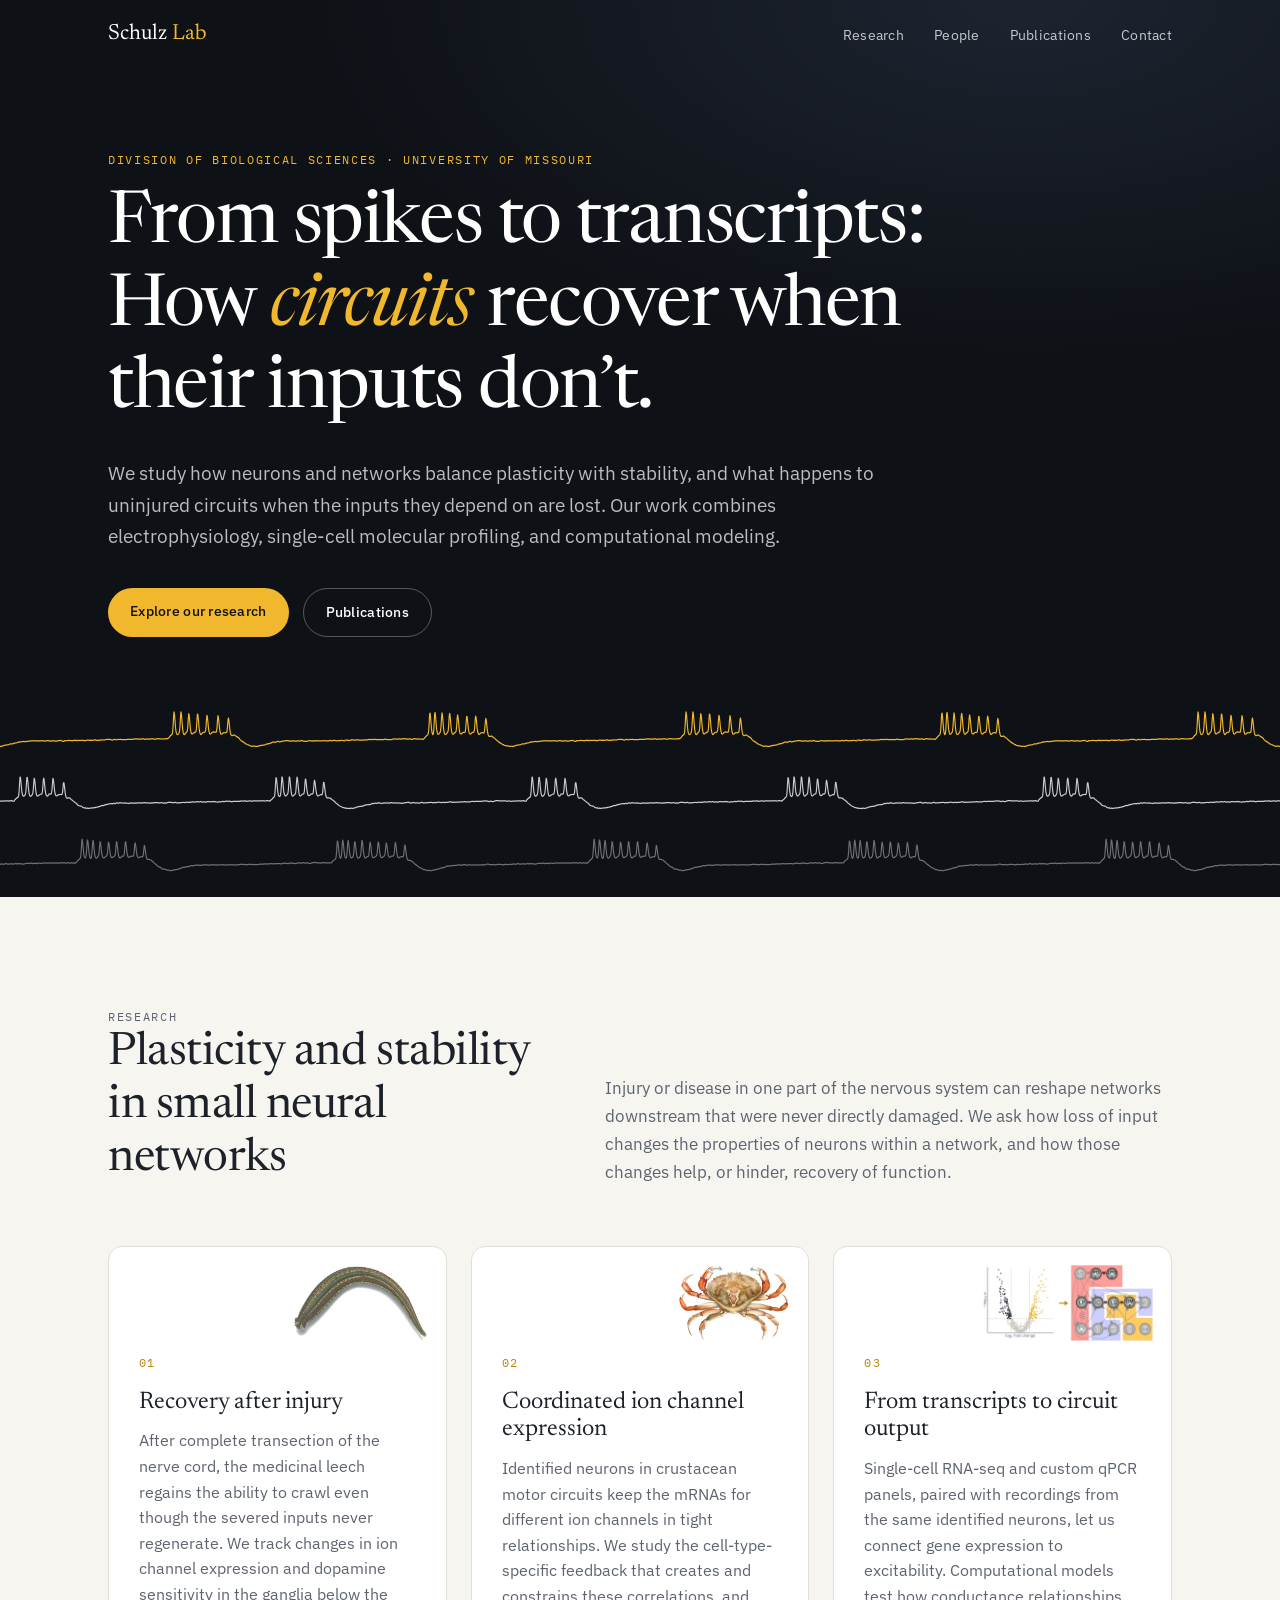
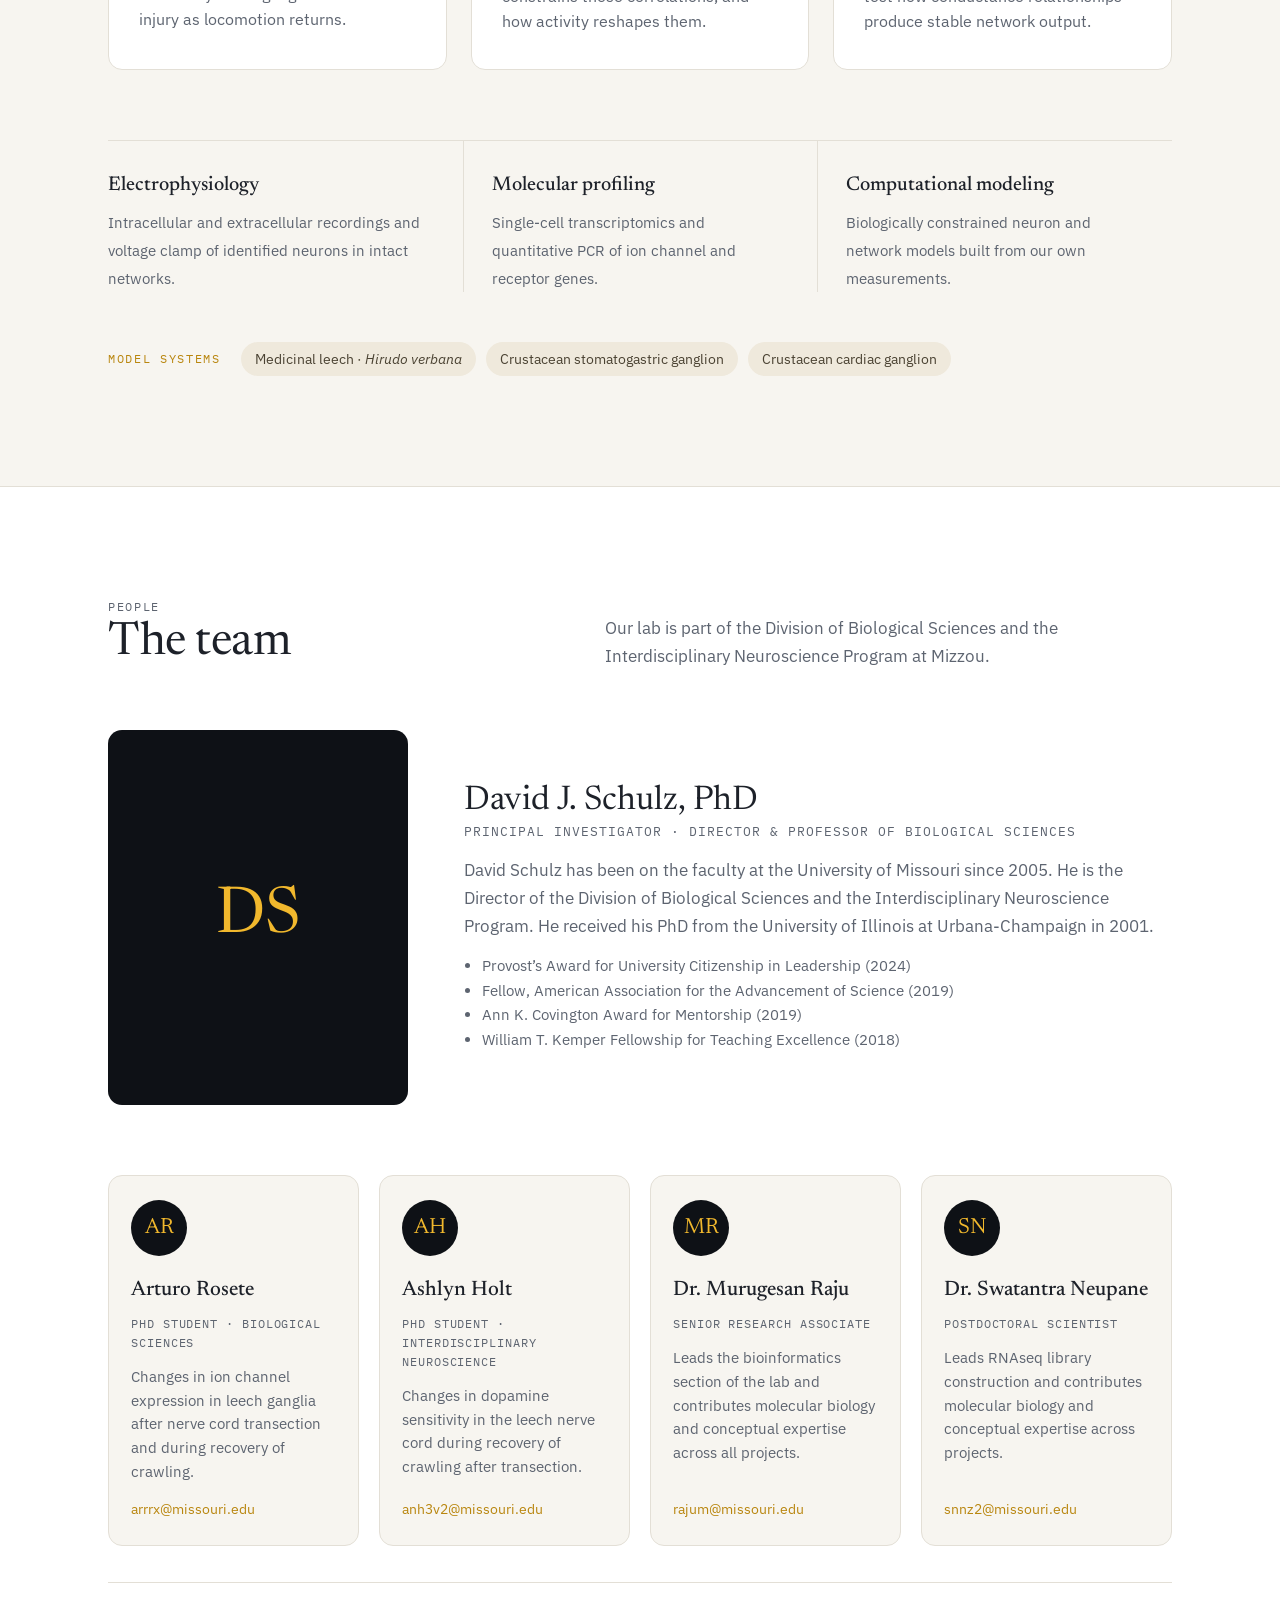
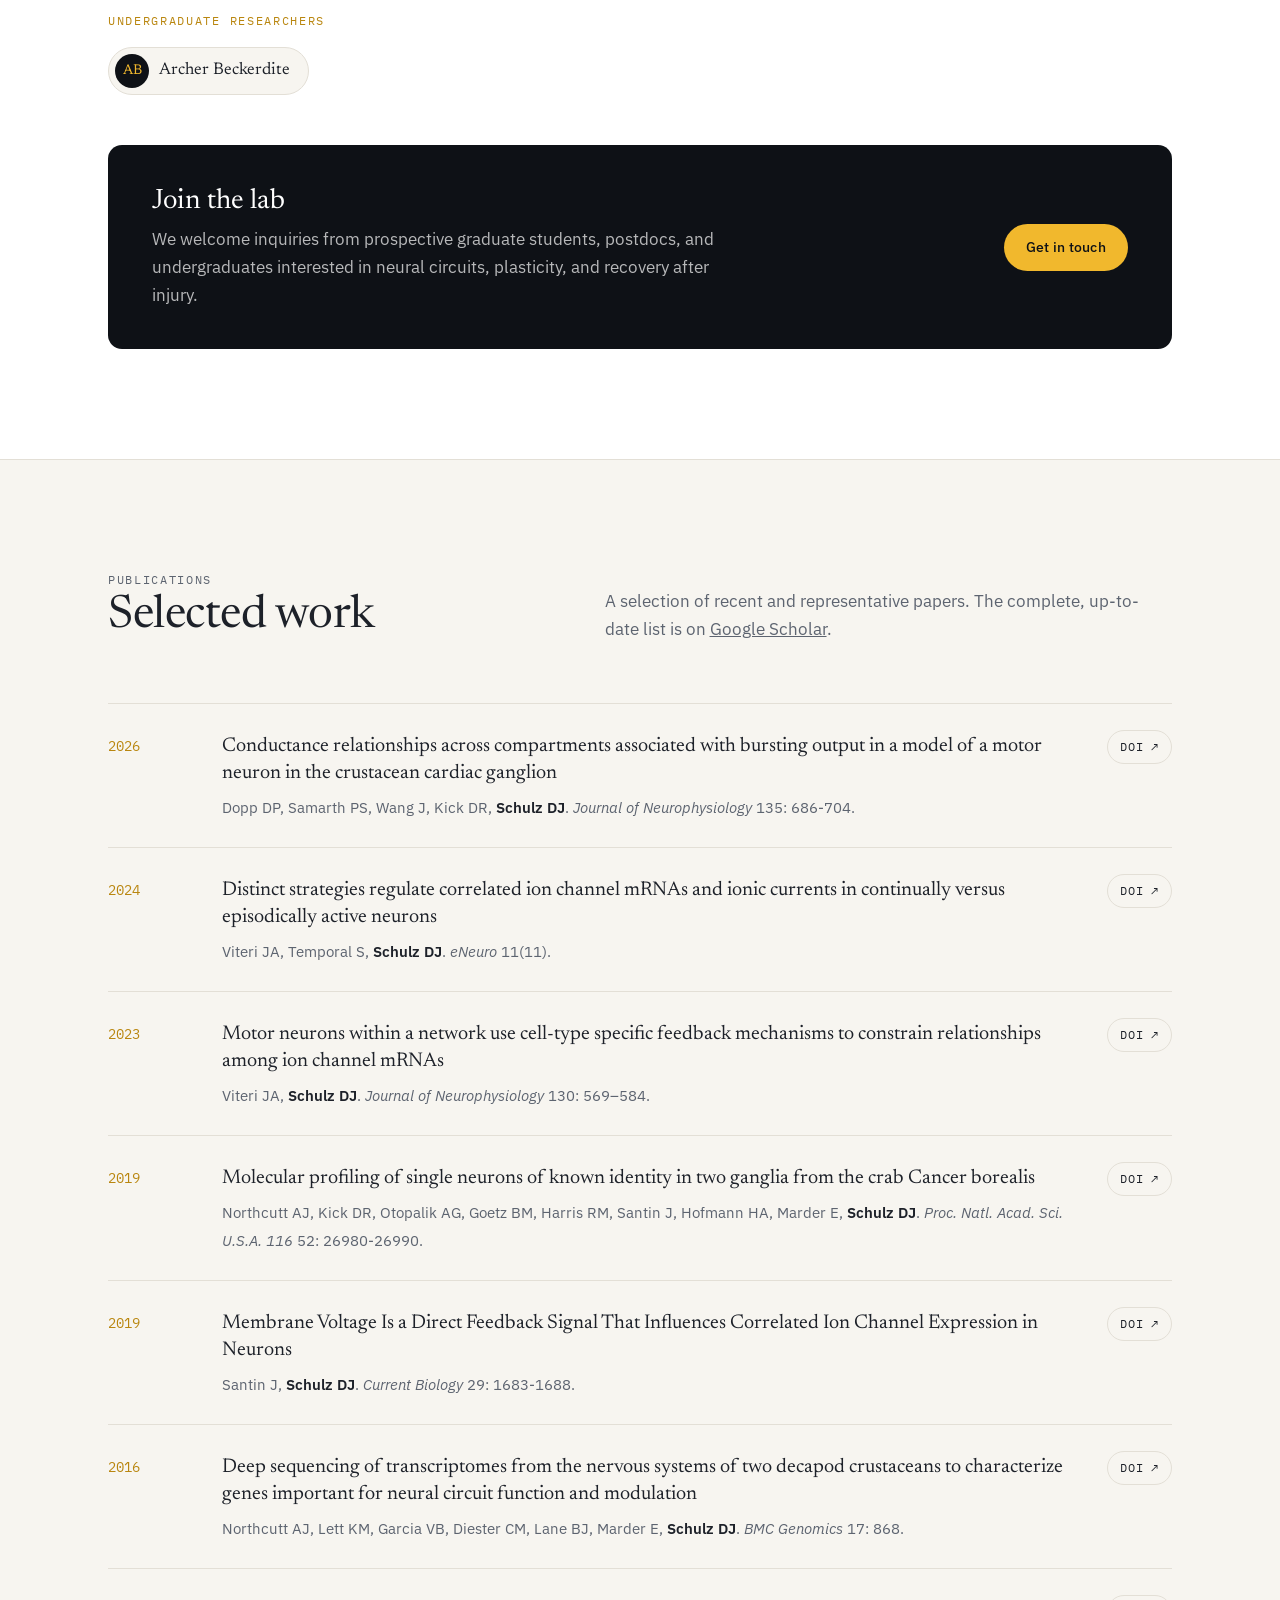
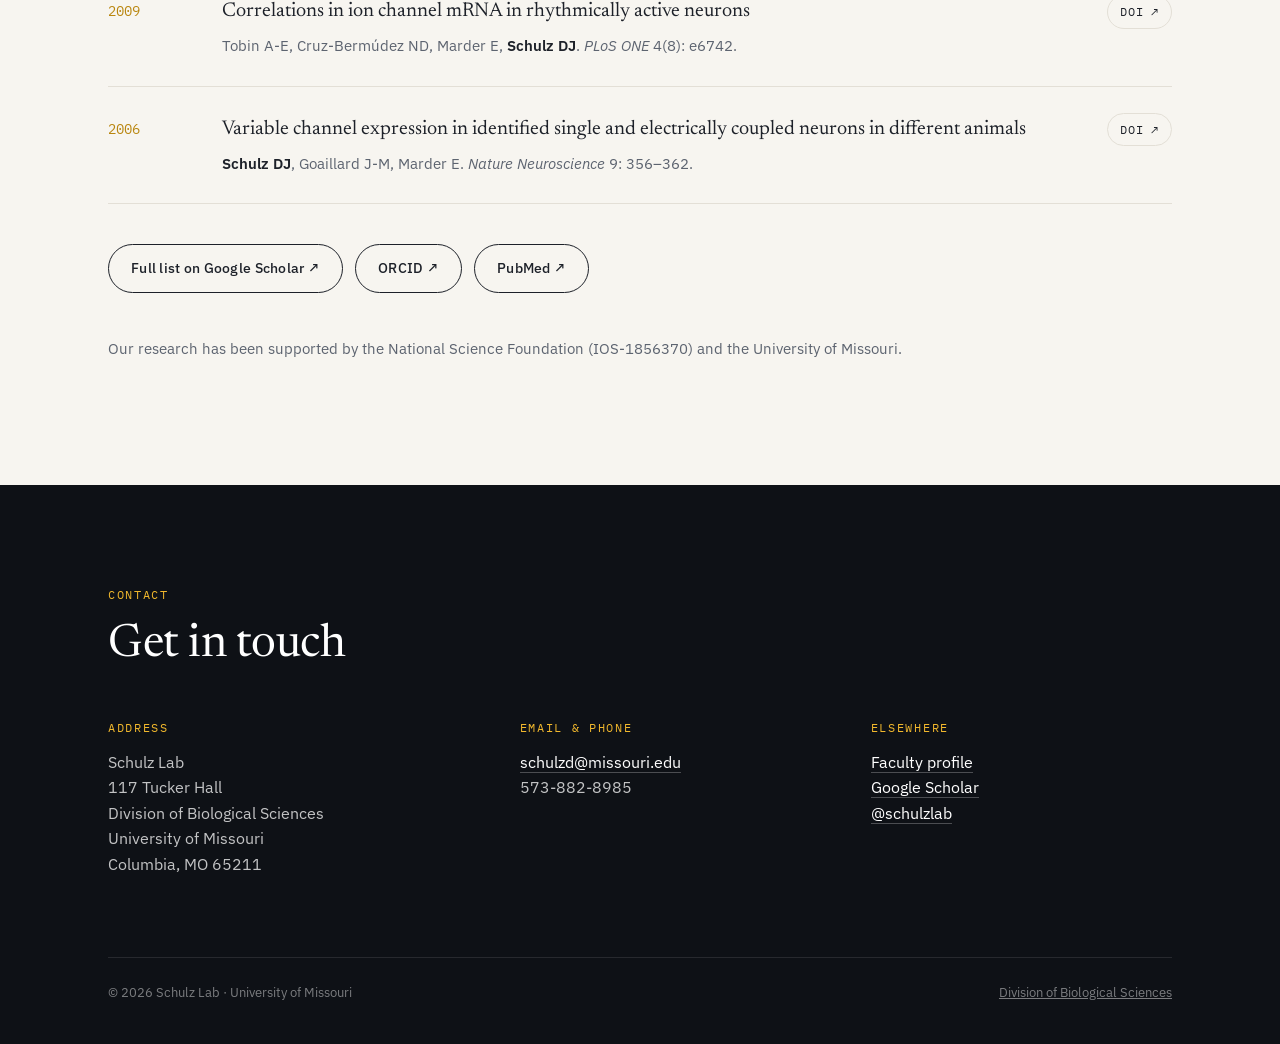
<file: index (1).html>
<!DOCTYPE html>
<html lang="en">
<head>
  <meta charset="UTF-8">
  <meta name="viewport" content="width=device-width, initial-scale=1">
  <title>Schulz Lab · Neural Network Plasticity · University of Missouri</title>
  <meta name="description" content="The Schulz Lab at the University of Missouri studies how neurons and neural networks balance plasticity and stability, and how circuits recover after injury.">
  <link rel="preconnect" href="https://fonts.googleapis.com">
  <link rel="preconnect" href="https://fonts.gstatic.com" crossorigin>
  <link href="https://fonts.googleapis.com/css2?family=Newsreader:ital,opsz,wght@0,6..72,400;0,6..72,500;1,6..72,400&family=IBM+Plex+Sans:wght@400;500;600&family=IBM+Plex+Mono:wght@400;500&display=swap" rel="stylesheet">

  <style>
    /* =========================================================
       COLORS & FONTS — change these to restyle the whole site
       ========================================================= */
    :root {
      --ink: #0e1116;          /* dark background (hero, footer) */
      --ink-2: #171b22;
      --paper: #f7f5f0;        /* main page background */
      --white: #ffffff;
      --text: #1d2129;
      --muted: #5d6470;
      --line: #e3dfd6;
      --gold: #f1b82d;         /* Mizzou gold accent */
      --gold-deep: #b9860f;
      --serif: "Newsreader", Georgia, serif;
      --sans: "IBM Plex Sans", system-ui, sans-serif;
      --mono: "IBM Plex Mono", ui-monospace, monospace;
      --max: 1120px;
    }

    *, *::before, *::after { box-sizing: border-box; }
    html { scroll-behavior: smooth; scroll-padding-top: 72px; }
    body {
      margin: 0; background: var(--paper); color: var(--text);
      font-family: var(--sans); font-size: 17px; line-height: 1.65;
      -webkit-font-smoothing: antialiased;
    }
    img { max-width: 100%; display: block; }
    a { color: inherit; }
    .wrap { max-width: var(--max); margin: 0 auto; padding: 0 28px; }

    .eyebrow {
      font-family: var(--mono); font-size: 12px; letter-spacing: .14em;
      text-transform: uppercase; color: var(--gold-deep); margin: 0 0 14px;
    }
    h1, h2, h3 { font-family: var(--serif); font-weight: 400; line-height: 1.15; margin: 0; }
    h2 { font-size: clamp(32px, 4vw, 46px); letter-spacing: -.01em; }
    h3 { font-size: 24px; }

    /* ---------- Navigation ---------- */
    .nav {
      position: fixed; inset: 0 0 auto 0; z-index: 50;
      transition: background .3s, border-color .3s;
      border-bottom: 1px solid transparent;
    }
    .nav.scrolled { background: rgba(14,17,22,.92); backdrop-filter: blur(10px); border-color: rgba(255,255,255,.08); }
    .nav .wrap { display: flex; align-items: center; justify-content: space-between; height: 68px; }
    .brand { color: #fff; text-decoration: none; font-family: var(--serif); font-size: 22px; }
    .brand span { color: var(--gold); }
    .nav ul { list-style: none; display: flex; gap: 30px; margin: 0; padding: 0; }
    .nav ul a {
      color: rgba(255,255,255,.75); text-decoration: none; font-size: 14px;
      letter-spacing: .02em; transition: color .2s;
    }
    .nav ul a:hover { color: var(--gold); }
    .menu-btn { display: none; background: none; border: 0; color: #fff; font-size: 26px; cursor: pointer; }

    /* ---------- Hero ---------- */
    .hero {
      background: radial-gradient(1200px 600px at 80% 0%, #1d2430 0%, var(--ink) 60%);
      color: #fff; padding: 150px 0 0; position: relative; overflow: hidden;
    }
    .hero .eyebrow { color: var(--gold); }
    .hero h1 { font-size: clamp(40px, 6vw, 72px); max-width: 14ch; letter-spacing: -.02em; }
    .hero h1 em { color: var(--gold); font-style: italic; }
    .hero p.lede { max-width: 58ch; color: rgba(255,255,255,.72); font-size: 19px; margin: 26px 0 36px; }
    .btns { display: flex; gap: 14px; flex-wrap: wrap; }
    .btn {
      display: inline-block; padding: 12px 22px; border-radius: 999px; text-decoration: none;
      font-size: 14px; font-weight: 500; letter-spacing: .02em; transition: all .2s;
    }
    .btn-gold { background: var(--gold); color: var(--ink); }
    .btn-gold:hover { background: #ffcb4d; }
    .btn-ghost { border: 1px solid rgba(255,255,255,.3); color: #fff; }
    .btn-ghost:hover { border-color: var(--gold); color: var(--gold); }
    .btn-dark { border: 1px solid var(--text); color: var(--text); }
    .btn-dark:hover { background: var(--text); color: #fff; }

    /* Wider opening banner on computer screens only (phones keep the original layout) */
    @media (min-width: 901px) {
      .hero h1 { max-width: 22ch; }
      .hero p.lede { max-width: 72ch; }
    }
    .traces { margin-top: 70px; position: relative; }
    .traces svg { width: 100%; height: 190px; display: block; }
    .traces path { fill: none; stroke-width: 1.25; stroke-linejoin: round; stroke-linecap: round; }

    /* ---------- Sections ---------- */
    section { padding: 110px 0; }
    .section-head { display: grid; grid-template-columns: 1fr 1.3fr; gap: 60px; align-items: end; margin-bottom: 60px; }
    .section-head p { color: var(--muted); margin: 0; }

    /* Research */
    .themes { display: grid; grid-template-columns: repeat(3, 1fr); gap: 24px; }
    .theme {
      background: var(--white); border: 1px solid var(--line); border-radius: 14px;
      padding: 34px 30px; position: relative; transition: transform .25s, box-shadow .25s;
    }
    .theme:hover { transform: translateY(-4px); box-shadow: 0 18px 40px -20px rgba(0,0,0,.25); }
    .theme .num { font-family: var(--mono); font-size: 12px; color: var(--gold-deep); letter-spacing: .1em; }
    .theme h3 { margin: 14px 0 12px; }
    .theme p { color: var(--muted); font-size: 15.5px; margin: 0; }
    .theme .icon { display: block; width: 44px; height: 44px; margin-bottom: 22px; }
    /* Small specimen image in place of an icon; sits at the card's top-right so the card barely grows */
    .theme .theme-img {
      position: absolute; top: 18px; right: 18px; width: auto; height: 76px;
      transition: transform .4s ease;
    }
    .theme:hover .theme-img { transform: translateX(4px) rotate(-2deg); }
    .theme .theme-img + .num { display: inline-block; margin-top: 72px; }

    .approach {
      margin-top: 70px; display: grid; grid-template-columns: repeat(3, 1fr);
      border-top: 1px solid var(--line);
    }
    .approach div { padding: 28px 28px 0 0; }
    .approach div + div { padding-left: 28px; border-left: 1px solid var(--line); }
    .approach strong { display: block; font-family: var(--serif); font-weight: 500; font-size: 20px; margin-bottom: 6px; }
    .approach span { color: var(--muted); font-size: 15px; }

    .systems { margin-top: 50px; display: flex; flex-wrap: wrap; gap: 10px; align-items: center; }
    .systems .eyebrow { margin: 0 10px 0 0; }
    .chip {
      font-size: 13.5px; padding: 6px 14px; border-radius: 999px;
      background: #efe9dc; color: #4a4232;
    }

    /* People */
    #people { background: var(--white); border-top: 1px solid var(--line); border-bottom: 1px solid var(--line); }
    .pi { display: grid; grid-template-columns: 300px 1fr; gap: 56px; align-items: center; margin-bottom: 70px; }
    .pi-photo {
      aspect-ratio: 4/5; border-radius: 14px; overflow: hidden; background: var(--ink);
      display: grid; place-items: center; color: var(--gold); font-family: var(--serif); font-size: 64px;
    }
    .pi-photo { position: relative; }
    .pi-photo img { position: absolute; inset: 0; width: 100%; height: 100%; object-fit: cover; object-position: center 20%; }
    .pi h3 { font-size: 34px; }
    .role { font-family: var(--mono); font-size: 12.5px; letter-spacing: .08em; text-transform: uppercase; color: var(--gold-deep); margin: 8px 0 18px; }
    .pi p { color: var(--muted); margin: 0 0 14px; }
    .pi ul { padding-left: 18px; color: var(--muted); font-size: 15px; margin: 0; }

    .team { display: grid; grid-template-columns: repeat(4, 1fr); gap: 20px; }
    @media (max-width: 1100px) { .team { grid-template-columns: repeat(2, 1fr); } }
    .member { border: 1px solid var(--line); border-radius: 14px; padding: 24px 22px; background: var(--paper); }
    .avatar {
      width: 56px; height: 56px; border-radius: 50%; background: var(--ink); color: var(--gold);
      display: grid; place-items: center; font-family: var(--serif); font-size: 22px; margin-bottom: 18px; overflow: hidden;
    }
    .avatar img { width: 100%; height: 100%; object-fit: cover; }
    .member h4 { font-family: var(--serif); font-weight: 500; font-size: 21px; margin: 0; }
    .member .role { margin: 6px 0 12px; font-size: 11.5px; }
    .member p { color: var(--muted); font-size: 14.5px; margin: 0 0 14px; }
    .member { display: flex; flex-direction: column; }
    .member a { font-size: 14px; color: var(--gold-deep); text-decoration: none; margin-top: auto; }
    .member a:hover { text-decoration: underline; }

    /* Undergraduate researchers — compact name chips */
    .undergrads { margin-top: 36px; padding-top: 28px; border-top: 1px solid var(--line); }
    .undergrads .eyebrow { margin-bottom: 16px; }
    .ug-list { display: flex; flex-wrap: wrap; gap: 12px; }
    .ug {
      display: inline-flex; align-items: center; gap: 10px;
      padding: 6px 18px 6px 6px; border: 1px solid var(--line); border-radius: 999px;
      background: var(--paper); font-family: var(--serif); font-size: 17px;
    }
    .ug .avatar { width: 34px; height: 34px; font-size: 14px; margin: 0; }

    .join {
      margin-top: 50px; background: var(--ink); color: #fff; border-radius: 14px;
      padding: 40px 44px; display: flex; justify-content: space-between; align-items: center; gap: 30px; flex-wrap: wrap;
    }
    .join h3 { font-size: 28px; }
    .join p { color: rgba(255,255,255,.7); margin: 8px 0 0; max-width: 60ch; }

    /* Publications */
    .pubs { list-style: none; padding: 0; margin: 0; border-top: 1px solid var(--line); }
    .pub { display: grid; grid-template-columns: 90px 1fr auto; gap: 24px; padding: 26px 0; border-bottom: 1px solid var(--line); align-items: baseline; }
    .pub .year { font-family: var(--mono); font-size: 14px; color: var(--gold-deep); }
    .pub .title { font-family: var(--serif); font-size: 20px; line-height: 1.35; display: block; margin-bottom: 6px; }
    .pub .authors { color: var(--muted); font-size: 14.5px; }
    .pub .authors b { color: var(--text); font-weight: 600; }
    .pub .journal { font-style: italic; }
    .pub a.link {
      font-family: var(--mono); font-size: 12px; letter-spacing: .06em; text-decoration: none;
      border: 1px solid var(--line); padding: 6px 12px; border-radius: 999px; white-space: nowrap; transition: all .2s;
    }
    .pub a.link:hover { border-color: var(--text); background: var(--text); color: #fff; }
    .pub-more { display: flex; gap: 12px; flex-wrap: wrap; margin-top: 40px; }
    .funding { margin-top: 44px; color: var(--muted); font-size: 14.5px; }

    /* Contact / footer */
    footer { background: var(--ink); color: rgba(255,255,255,.75); padding: 100px 0 40px; }
    footer h2 { color: #fff; }
    .contact-grid { display: grid; grid-template-columns: 1.2fr 1fr 1fr; gap: 50px; margin-top: 46px; }
    .contact-grid h5 { font-family: var(--mono); font-weight: 400; font-size: 12px; letter-spacing: .14em; text-transform: uppercase; color: var(--gold); margin: 0 0 12px; }
    .contact-grid p { margin: 0; font-size: 15.5px; }
    .contact-grid a { color: #fff; text-decoration: none; border-bottom: 1px solid rgba(255,255,255,.25); }
    .contact-grid a:hover { border-color: var(--gold); color: var(--gold); }
    .legal { margin-top: 80px; padding-top: 24px; border-top: 1px solid rgba(255,255,255,.1); font-size: 13px; display: flex; justify-content: space-between; flex-wrap: wrap; gap: 10px; color: rgba(255,255,255,.45); }

    /* Fade-in on scroll */
    .reveal { opacity: 0; transform: translateY(18px); transition: opacity .7s ease, transform .7s ease; }
    .reveal.in { opacity: 1; transform: none; }

    /* ---------- Phones & tablets ---------- */
    @media (max-width: 900px) {
      .section-head, .pi, .contact-grid { grid-template-columns: 1fr; gap: 28px; }
      .themes, .team, .approach { grid-template-columns: 1fr; }
      .approach div, .approach div + div { padding: 22px 0; border-left: 0; border-bottom: 1px solid var(--line); }
      .pi-photo { max-width: 260px; }
      .pub { grid-template-columns: 1fr; gap: 8px; }
      .menu-btn { display: block; }
      .nav ul {
        display: none; position: absolute; top: 68px; left: 0; right: 0; flex-direction: column;
        gap: 0; background: var(--ink); padding: 10px 28px 20px;
      }
      .nav ul.open { display: flex; }
      .nav ul a { display: block; padding: 12px 0; font-size: 16px; }
      .nav { background: rgba(14,17,22,.92); }
      section { padding: 80px 0; }
    }
    @media (prefers-reduced-motion: reduce) {
      .reveal { opacity: 1; transform: none; transition: none; }
      .traces path { animation: none !important; }
    }
  </style>
</head>
<body>

  <!-- ===================== NAVIGATION ===================== -->
  <nav class="nav" id="nav">
    <div class="wrap">
      <a href="#top" class="brand">Schulz <span>Lab</span></a>
      <button class="menu-btn" id="menuBtn" aria-label="Open menu">&#9776;</button>
      <ul id="menu">
        <li><a href="#research">Research</a></li>
        <li><a href="#people">People</a></li>
        <li><a href="#publications">Publications</a></li>
        <li><a href="#contact">Contact</a></li>
      </ul>
    </div>
  </nav>

  <!-- ===================== HERO ===================== -->
  <header class="hero" id="top">
    <div class="wrap">
      <p class="eyebrow">Division of Biological Sciences · University of Missouri</p>
      <h1>From spikes to transcripts: How <em>circuits</em> recover when their inputs don’t.</h1>
      <p class="lede">
        We study how neurons and networks balance plasticity with stability, and what happens to
        uninjured circuits when the inputs they depend on are lost. Our work combines electrophysiology,
        single-cell molecular profiling, and computational modeling.
      </p>
      <div class="btns">
        <a class="btn btn-gold" href="#research">Explore our research</a>
        <a class="btn btn-ghost" href="#publications">Publications</a>
      </div>
    </div>

    <!-- Animated triphasic rhythm (decorative) -->
    <div class="traces" aria-hidden="true">
      <svg id="traceSvg" viewBox="0 0 1400 190" preserveAspectRatio="none"></svg>
    </div>
  </header>

  <!-- ===================== RESEARCH ===================== -->
  <section id="research">
    <div class="wrap">
      <div class="section-head reveal">
        <div>
          <p class="eyebrow">Research</p>
          <h2>Plasticity and stability in small neural networks</h2>
        </div>
        <p>
          Injury or disease in one part of the nervous system can reshape networks downstream that were never
          directly damaged. We ask how loss of input changes the properties of neurons within a network, and how
          those changes help, or hinder, recovery of function.
        </p>
      </div>

      <div class="themes">
        <!-- Theme 1 — copy a whole <article> block to add another theme -->
        <article class="theme reveal">
          <img class="theme-img" src="images/leech.webp" alt="Illustration of the medicinal leech, Hirudo verbana" width="480" height="270" loading="lazy">
          <span class="num">01</span>
          <h3>Recovery after injury</h3>
          <p>
            After complete transection of the nerve cord, the medicinal leech regains the ability to crawl even
            though the severed inputs never regenerate. We track changes in ion channel expression and dopamine
            sensitivity in the ganglia below the injury as locomotion returns.
          </p>
        </article>

        <article class="theme reveal">
          <img class="theme-img" src="images/crab.webp" alt="Illustration of a crab" width="420" height="284" loading="lazy">
          <span class="num">02</span>
          <h3>Coordinated ion channel expression</h3>
          <p>
            Identified neurons in crustacean motor circuits keep the mRNAs for different ion channels in tight
            relationships. We study the cell-type-specific feedback that creates and constrains these correlations,
            and how activity reshapes them.
          </p>
        </article>

        <article class="theme reveal">
          <img class="theme-img" src="images/transcripts-circuit.webp" alt="Volcano plot of differential gene expression beside a diagram of the stomatogastric ganglion circuit" width="720" height="316" loading="lazy">
          <span class="num">03</span>
          <h3>From transcripts to circuit output</h3>
          <p>
            Single-cell RNA-seq and custom qPCR panels, paired with recordings from the same identified neurons,
            let us connect gene expression to excitability. Computational models test how conductance
            relationships produce stable network output.
          </p>
        </article>
      </div>

      <div class="approach reveal">
        <div><strong>Electrophysiology</strong><span>Intracellular and extracellular recordings and voltage clamp of identified neurons in intact networks.</span></div>
        <div><strong>Molecular profiling</strong><span>Single-cell transcriptomics and quantitative PCR of ion channel and receptor genes.</span></div>
        <div><strong>Computational modeling</strong><span>Biologically constrained neuron and network models built from our own measurements.</span></div>
      </div>

      <div class="systems reveal">
        <p class="eyebrow">Model systems</p>
        <span class="chip">Medicinal leech · <i>Hirudo verbana</i></span>
        <span class="chip">Crustacean stomatogastric ganglion</span>
        <span class="chip">Crustacean cardiac ganglion</span>
      </div>
    </div>
  </section>

  <!-- ===================== PEOPLE ===================== -->
  <section id="people">
    <div class="wrap">
      <div class="section-head reveal">
        <div>
          <p class="eyebrow">People</p>
          <h2>The team</h2>
        </div>
        <p>Our lab is part of the Division of Biological Sciences and the Interdisciplinary Neuroscience Program at Mizzou.</p>
      </div>

      <div class="pi reveal">
        <div class="pi-photo">
          <!-- To use your own photo: put it in the "images" folder and change src to "images/schulz.jpg" -->
          <img src="https://biology.missouri.edu/sites/default/files/people-profile-images/20250528_david_schulz-2.jpg"
               alt="David J. Schulz" onerror="this.remove()">
          DS
        </div>
        <div>
          <h3>David J. Schulz, PhD</h3>
          <p class="role">Principal Investigator · Director &amp; Professor of Biological Sciences</p>
          <p>
            David Schulz has been on the faculty at the University of Missouri since 2005. He is the Director of the Division of
            Biological Sciences and the Interdisciplinary Neuroscience Program. He received his PhD from the
            University of Illinois at Urbana-Champaign in 2001.
          </p>
          <ul>
            <li>Provost’s Award for University Citizenship in Leadership (2024)</li>
            <li>Fellow, American Association for the Advancement of Science (2019)</li>
            <li>Ann K. Covington Award for Mentorship (2019)</li>
            <li>William T. Kemper Fellowship for Teaching Excellence (2018)</li>
          </ul>
        </div>
      </div>

      <div class="team">
        <!-- ===== LAB MEMBER — copy from here ===== -->
        <div class="member reveal">
          <div class="avatar">AR</div>
          <h4>Arturo Rosete</h4>
          <p class="role">PhD Student · Biological Sciences</p>
          <p>Changes in ion channel expression in leech ganglia after nerve cord transection and during recovery of crawling.</p>
          <a href="mailto:arrrx@missouri.edu">arrrx@missouri.edu</a>
        </div>
        <!-- ===== ...to here, then paste and edit ===== -->

        <div class="member reveal">
          <div class="avatar">AH</div>
          <h4>Ashlyn Holt</h4>
          <p class="role">PhD Student · Interdisciplinary Neuroscience</p>
          <p>Changes in dopamine sensitivity in the leech nerve cord during recovery of crawling after transection.</p>
          <a href="mailto:anh3v2@missouri.edu">anh3v2@missouri.edu</a>
        </div>

        <div class="member reveal">
          <div class="avatar">MR</div>
          <h4>Dr. Murugesan Raju</h4>
          <p class="role">Senior Research Associate</p>
          <p>Leads the bioinformatics section of the lab and contributes molecular biology and conceptual expertise across all projects.</p>
          <a href="mailto:rajum@missouri.edu">rajum@missouri.edu</a>
        </div>

        <div class="member reveal">
          <div class="avatar">SN</div>
          <h4>Dr. Swatantra Neupane</h4>
          <p class="role">Postdoctoral Scientist</p>
          <p>Leads RNAseq library construction and contributes molecular biology and conceptual expertise across projects.</p>
          <a href="mailto:snnz2@missouri.edu">snnz2@missouri.edu</a>
        </div>
      </div>

      <!-- ===================== UNDERGRADUATES ===================== -->
      <div class="undergrads reveal">
        <p class="eyebrow">Undergraduate researchers</p>
        <div class="ug-list">
          <!-- To add a student, copy this line and change the initials and name -->
          <span class="ug"><span class="avatar">AB</span>Archer Beckerdite</span>
        </div>
      </div>

      <div class="join reveal">
        <div>
          <h3>Join the lab</h3>
          <p>We welcome inquiries from prospective graduate students, postdocs, and undergraduates interested in neural circuits, plasticity, and recovery after injury.</p>
        </div>
        <a class="btn btn-gold" href="mailto:schulzd@missouri.edu?subject=Joining%20the%20Schulz%20Lab">Get in touch</a>
      </div>
    </div>
  </section>

  <!-- ===================== PUBLICATIONS ===================== -->
  <section id="publications">
    <div class="wrap">
      <div class="section-head reveal">
        <div>
          <p class="eyebrow">Publications</p>
          <h2>Selected work</h2>
        </div>
        <p>A selection of recent and representative papers. The complete, up-to-date list is on <a href="https://scholar.google.com/citations?hl=en&amp;user=PdJpgxkAAAAJ&amp;view_op=list_works&amp;sortby=pubdate" target="_blank" rel="noopener">Google Scholar</a>.</p>
      </div>

      <ol class="pubs">
        <!-- ===== PUBLICATION — copy from here ===== -->
          <li class="pub reveal">
          <span class="year">2026</span>
          <div>
            <span class="title">Conductance relationships across compartments associated with bursting output in a model of a motor neuron in the crustacean cardiac ganglion</span>
            <span class="authors">Dopp DP, Samarth PS, Wang J, Kick DR, <b>Schulz DJ</b>. <span class="journal">Journal of Neurophysiology</span> 135: 686-704.</span>
          </div>
          <a class="link" href="https://doi.org/10.1152/jn.00324.2024" target="_blank" rel="noopener">DOI ↗</a>
        </li>
        <!-- ===== ...to here, paste at the TOP of the list for new papers ===== -->
        
        <li class="pub reveal">
          <span class="year">2024</span>
          <div>
            <span class="title">Distinct strategies regulate correlated ion channel mRNAs and ionic currents in continually versus episodically active neurons</span>
            <span class="authors">Viteri JA, Temporal S, <b>Schulz DJ</b>. <span class="journal">eNeuro</span> 11(11).</span>
          </div>
          <a class="link" href="https://doi.org/10.1523/ENEURO.0320-24.2024" target="_blank" rel="noopener">DOI ↗</a>
        </li>
              
        <li class="pub reveal">
          <span class="year">2023</span>
          <div>
            <span class="title">Motor neurons within a network use cell-type specific feedback mechanisms to constrain relationships among ion channel mRNAs</span>
            <span class="authors">Viteri JA, <b>Schulz DJ</b>. <span class="journal">Journal of Neurophysiology</span> 130: 569–584.</span>
          </div>
          <a class="link" href="https://doi.org/10.1152/jn.00098.2023" target="_blank" rel="noopener">DOI ↗</a>
        </li>

        <li class="pub reveal">
          <span class="year">2019</span>
          <div>
            <span class="title">Molecular profiling of single neurons of known identity in two ganglia from the crab Cancer borealis</span>
            <span class="authors">Northcutt AJ, Kick DR, Otopalik AG, Goetz BM, Harris RM, Santin J, Hofmann HA, Marder E, <b>Schulz DJ</b>. <span class="journal">Proc. Natl. Acad. Sci. U.S.A. 116</span> 52: 26980-26990.</span> 
          </div>
          <a class="link" href="https://doi.org/10.1073/pnas.1911413116" target="_blank" rel="noopener">DOI ↗</a>
        </li>
        
        <li class="pub reveal">
          <span class="year">2019</span>
          <div>
            <span class="title">Membrane Voltage Is a Direct Feedback Signal That Influences Correlated Ion Channel Expression in Neurons</span>
            <span class="authors">Santin J, <b>Schulz DJ</b>. <span class="journal">Current Biology</span> 29: 1683-1688.</span>
          </div>
          <a class="link" href="https://doi.org/10.1016/j.cub.2019.04.008" target="_blank" rel="noopener">DOI ↗</a>
        </li>
        
        <li class="pub reveal">
          <span class="year">2016</span>
          <div>
            <span class="title">Deep sequencing of transcriptomes from the nervous systems of two decapod crustaceans to characterize genes important for neural circuit function and modulation</span>
            <span class="authors">Northcutt AJ, Lett KM, Garcia VB, Diester CM, Lane BJ, Marder E, <b>Schulz DJ</b>. <span class="journal">BMC Genomics</span> 17: 868.</span>
          </div>
          <a class="link" href="https://doi.org/10.1186/s12864-016-3215-z" target="_blank" rel="noopener">DOI ↗</a>
        </li>

        <li class="pub reveal">
          <span class="year">2009</span>
          <div>
            <span class="title">Correlations in ion channel mRNA in rhythmically active neurons</span>
            <span class="authors">Tobin A-E, Cruz-Bermúdez ND, Marder E, <b>Schulz DJ</b>. <span class="journal">PLoS ONE</span> 4(8): e6742.</span>
          </div>
          <a class="link" href="https://doi.org/10.1371/journal.pone.0006742" target="_blank" rel="noopener">DOI ↗</a>
        </li>

        <li class="pub reveal">
          <span class="year">2006</span>
          <div>
            <span class="title">Variable channel expression in identified single and electrically coupled neurons in different animals</span>
            <span class="authors"><b>Schulz DJ</b>, Goaillard J-M, Marder E. <span class="journal">Nature Neuroscience</span> 9: 356–362.</span>
          </div>
          <a class="link" href="https://doi.org/10.1038/nn1639" target="_blank" rel="noopener">DOI ↗</a>
        </li>
      </ol>

      <div class="pub-more reveal">
        <a class="btn btn-dark" href="https://scholar.google.com/citations?user=PdJpgxkAAAAJ&amp;hl=en&amp;view_op=list_works&amp;sortby=pubdate" target="_blank" rel="noopener">Full list on Google Scholar ↗</a>
        <a class="btn btn-dark" href="https://orcid.org/0000-0003-4532-5362" target="_blank" rel="noopener">ORCID ↗</a>
        <a class="btn btn-dark" href="https://pubmed.ncbi.nlm.nih.gov/?term=Schulz+DJ%5BAuthor%5D+AND+Missouri" target="_blank" rel="noopener">PubMed ↗</a>
      </div>

      <p class="funding reveal">Our research has been supported by the National Science Foundation (IOS-1856370) and the University of Missouri.</p>
    </div>
  </section>

  <!-- ===================== CONTACT / FOOTER ===================== -->
  <footer id="contact">
    <div class="wrap">
      <p class="eyebrow" style="color:var(--gold)">Contact</p>
      <h2>Get in touch</h2>
      <div class="contact-grid">
        <div>
          <h5>Address</h5>
          <p>Schulz Lab<br>117 Tucker Hall<br>Division of Biological Sciences<br>University of Missouri<br>Columbia, MO 65211</p>
        </div>
        <div>
          <h5>Email &amp; phone</h5>
          <p><a href="mailto:schulzd@missouri.edu">schulzd@missouri.edu</a><br>573-882-8985</p>
        </div>
        <div>
          <h5>Elsewhere</h5>
          <p>
            <a href="https://biology.missouri.edu/people/schulz" target="_blank" rel="noopener">Faculty profile</a><br>
            <a href="https://scholar.google.com/citations?user=PdJpgxkAAAAJ&amp;hl=en" target="_blank" rel="noopener">Google Scholar</a><br>
            <a href="https://twitter.com/schulzlab" target="_blank" rel="noopener">@schulzlab</a>
          </p>
        </div>
      </div>
      <div class="legal">
        <span>© <span id="year"></span> Schulz Lab · University of Missouri</span>
        <span><a href="https://biology.missouri.edu" style="color:inherit">Division of Biological Sciences</a></span>
      </div>
    </div>
  </footer>

  <script>
    // Footer year
    document.getElementById('year').textContent = new Date().getFullYear();

    // Nav background on scroll + mobile menu
    const nav = document.getElementById('nav');
    const menu = document.getElementById('menu');
    window.addEventListener('scroll', () => nav.classList.toggle('scrolled', window.scrollY > 40));
    document.getElementById('menuBtn').addEventListener('click', () => menu.classList.toggle('open'));
    menu.querySelectorAll('a').forEach(a => a.addEventListener('click', () => menu.classList.remove('open')));

    // Fade sections in as they scroll into view
    const io = new IntersectionObserver(entries => {
      entries.forEach(e => { if (e.isIntersecting) { e.target.classList.add('in'); io.unobserve(e.target); } });
    }, { threshold: 0.12 });
    document.querySelectorAll('.reveal').forEach(el => io.observe(el));

    // Hero: three phase-shifted bursting neurons, drawn like intracellular recordings
    (function () {
      const svg = document.getElementById('traceSvg');
      const NS = 'http://www.w3.org/2000/svg';
      const period = 280;              // px per cycle
      const loop = period * 2;         // pattern repeats every 2 cycles (seamless scroll)
      const W = loop * 5;
      const step = 0.5;

      // small deterministic random generator so the drawing is identical every load
      function rng(seed) { return () => (seed = (seed * 16807) % 2147483647) / 2147483647; }

      const rows = [
        { y: 34,  phase: 0.00, color: '#f1b82d',               n: [8, 7],  dur: 0.27, amp: 22, seed: 11 },
        { y: 96,  phase: 0.40, color: 'rgba(255,255,255,.78)', n: [6, 7],  dur: 0.22, amp: 20, seed: 23 },
        { y: 158, phase: 0.64, color: 'rgba(255,255,255,.40)', n: [9, 10], dur: 0.30, amp: 18, seed: 37 }
      ];

      const sig = x => 1 / (1 + Math.exp(-x));
      const gauss = (x, m, s) => Math.exp(-((x - m) * (x - m)) / (2 * s * s));

      function build(r) {
        const rand = rng(r.seed);
        // spike times (px within a cycle) for the two cycle variants
        const cycles = [0, 1].map(k => {
          const n = r.n[k], D = r.dur * period * (0.95 + 0.1 * rand()), spikes = [];
          for (let i = 0; i < n; i++) {
            const f = (i + 0.6) / (n + 0.4);
            spikes.push({
              x: 4 + D * Math.pow(f, 1.3) + (rand() - 0.5) * 1.2,      // ISIs lengthen through the burst
              a: r.amp * (1 - 0.32 * f) * (0.92 + 0.12 * rand())       // spike amplitude attenuates
            });
          }
          return { D, spikes };
        });
        // smooth periodic noise
        const noise = new Float32Array(loop / step);
        for (let i = 0; i < noise.length; i++) noise[i] = rand() - 0.5;
        for (let pass = 0; pass < 3; pass++)
          for (let i = 0; i < noise.length; i++)
            noise[i] = (noise[(i - 1 + noise.length) % noise.length] + noise[i] + noise[(i + 1) % noise.length]) / 3;

        let d = '';
        for (let x = 0; x <= W; x += step) {
          const xs = x - r.phase * period + loop * 10;
          const cyc = Math.floor(xs / period), k = cyc % 2;
          const local = xs - cyc * period;                 // 0..period
          const C = cycles[k], D = C.D, t = local / period;
          // slow wave: plateau during burst, AHP trough, slow ramp back toward threshold
          let v = 9 * sig((local - 2) / 2.5) * sig((D + 6 - local) / 4);
          v -= 5.5 * gauss(local, D + 22, 13);
          v += 2.2 * sig((t - 0.75) / 0.08);                // pacemaker ramp before the next burst
          // spikes: fast rise, slightly slower fall, small undershoot
          for (const s of C.spikes) {
            const dt = local - s.x;
            if (dt > -4 && dt < 9) {
              v += s.a * (dt < 0 ? Math.exp(-(dt * dt) / 0.9) : Math.exp(-(dt * dt) / 2.2));
              v -= s.a * 0.12 * gauss(dt, 3.6, 1.4);
            }
          }
          v += noise[Math.round(((x % loop) + loop) % loop / step) % noise.length] * 1.6;
          const y = (r.y - v).toFixed(2);
          d += (d ? ' L' : 'M') + x + ' ' + y;
        }
        return d;
      }

      const g = document.createElementNS(NS, 'g');
      rows.forEach(r => {
        const p = document.createElementNS(NS, 'path');
        p.setAttribute('d', build(r));
        p.setAttribute('stroke', r.color);
        g.appendChild(p);
      });
      svg.appendChild(g);

      if (!window.matchMedia('(prefers-reduced-motion: reduce)').matches) {
        let off = 0, last = performance.now();
        (function frame(now) {
          off = (off + (now - last) * 0.036) % loop;   // ~36 px per second
          last = now;
          g.setAttribute('transform', `translate(${-off} 0)`);
          requestAnimationFrame(frame);
        })(last);
      }
    })();
  </script>
</body>
</html>
</file>
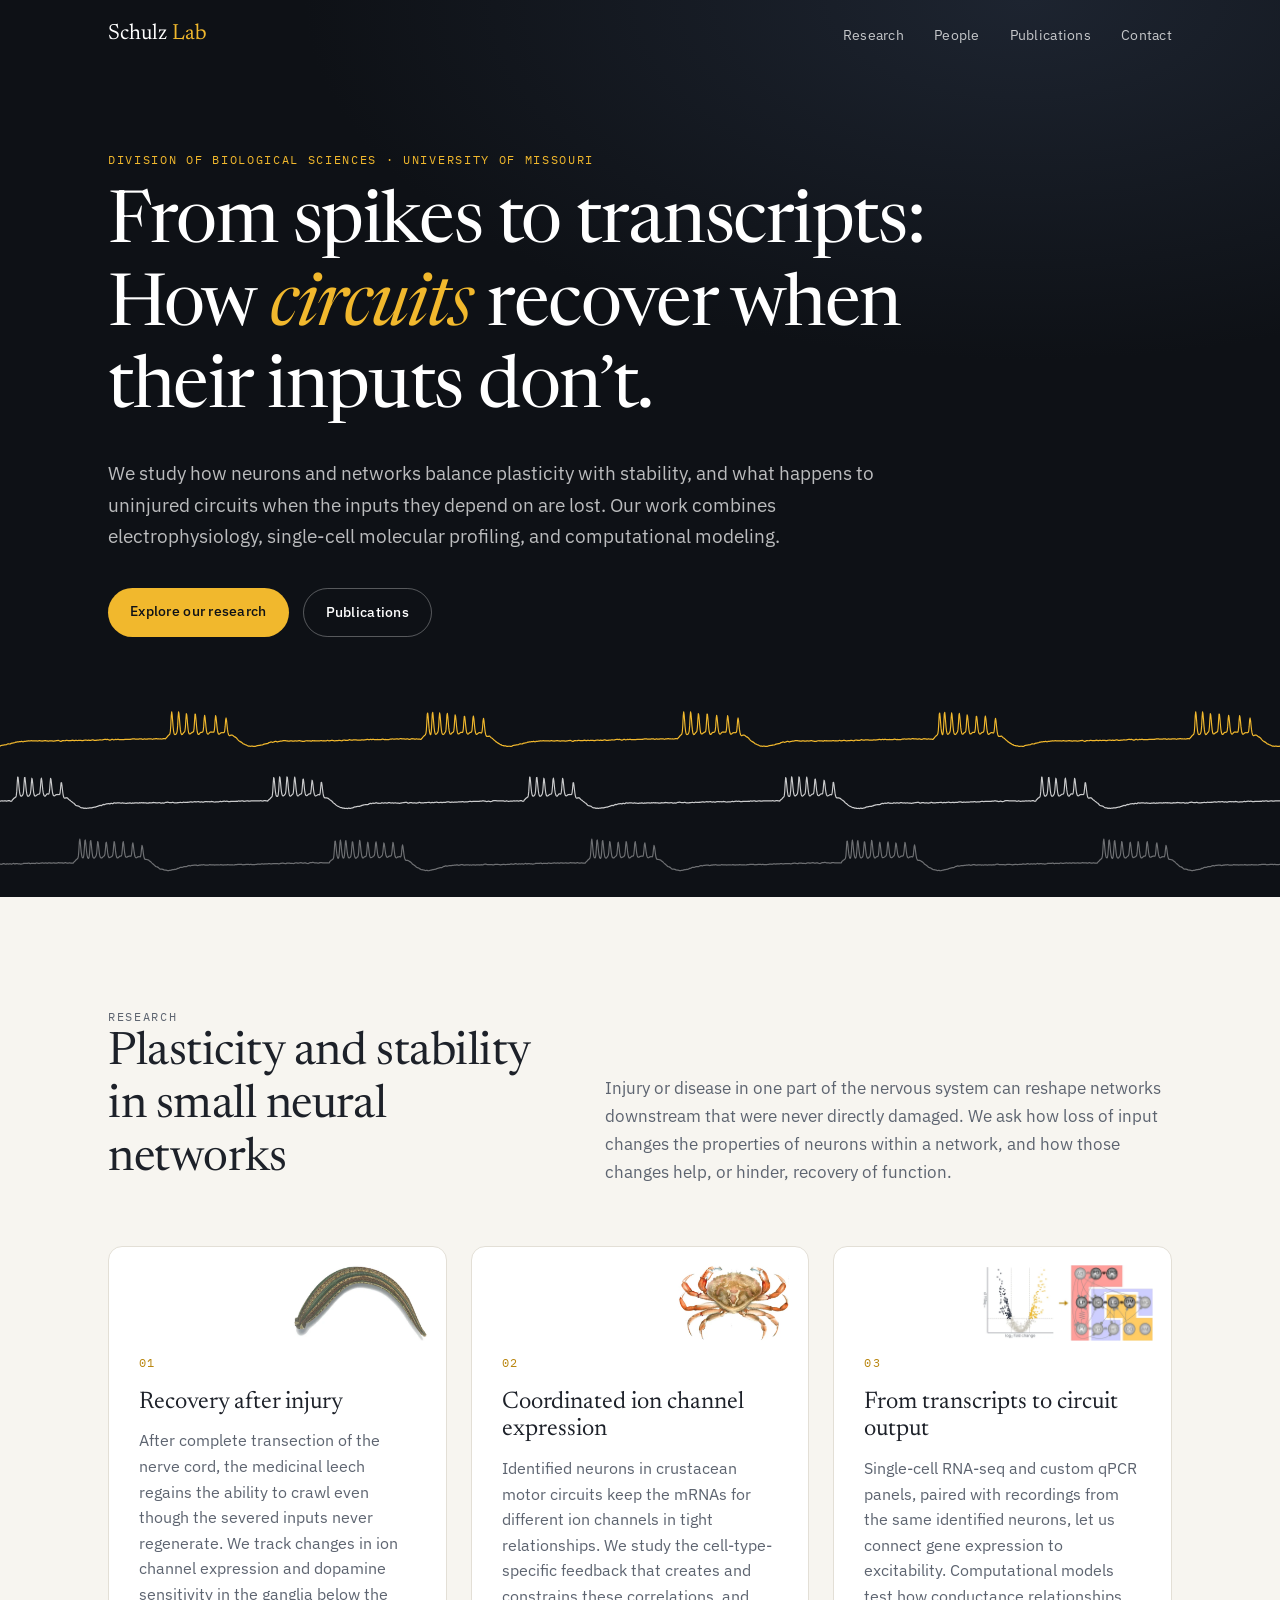
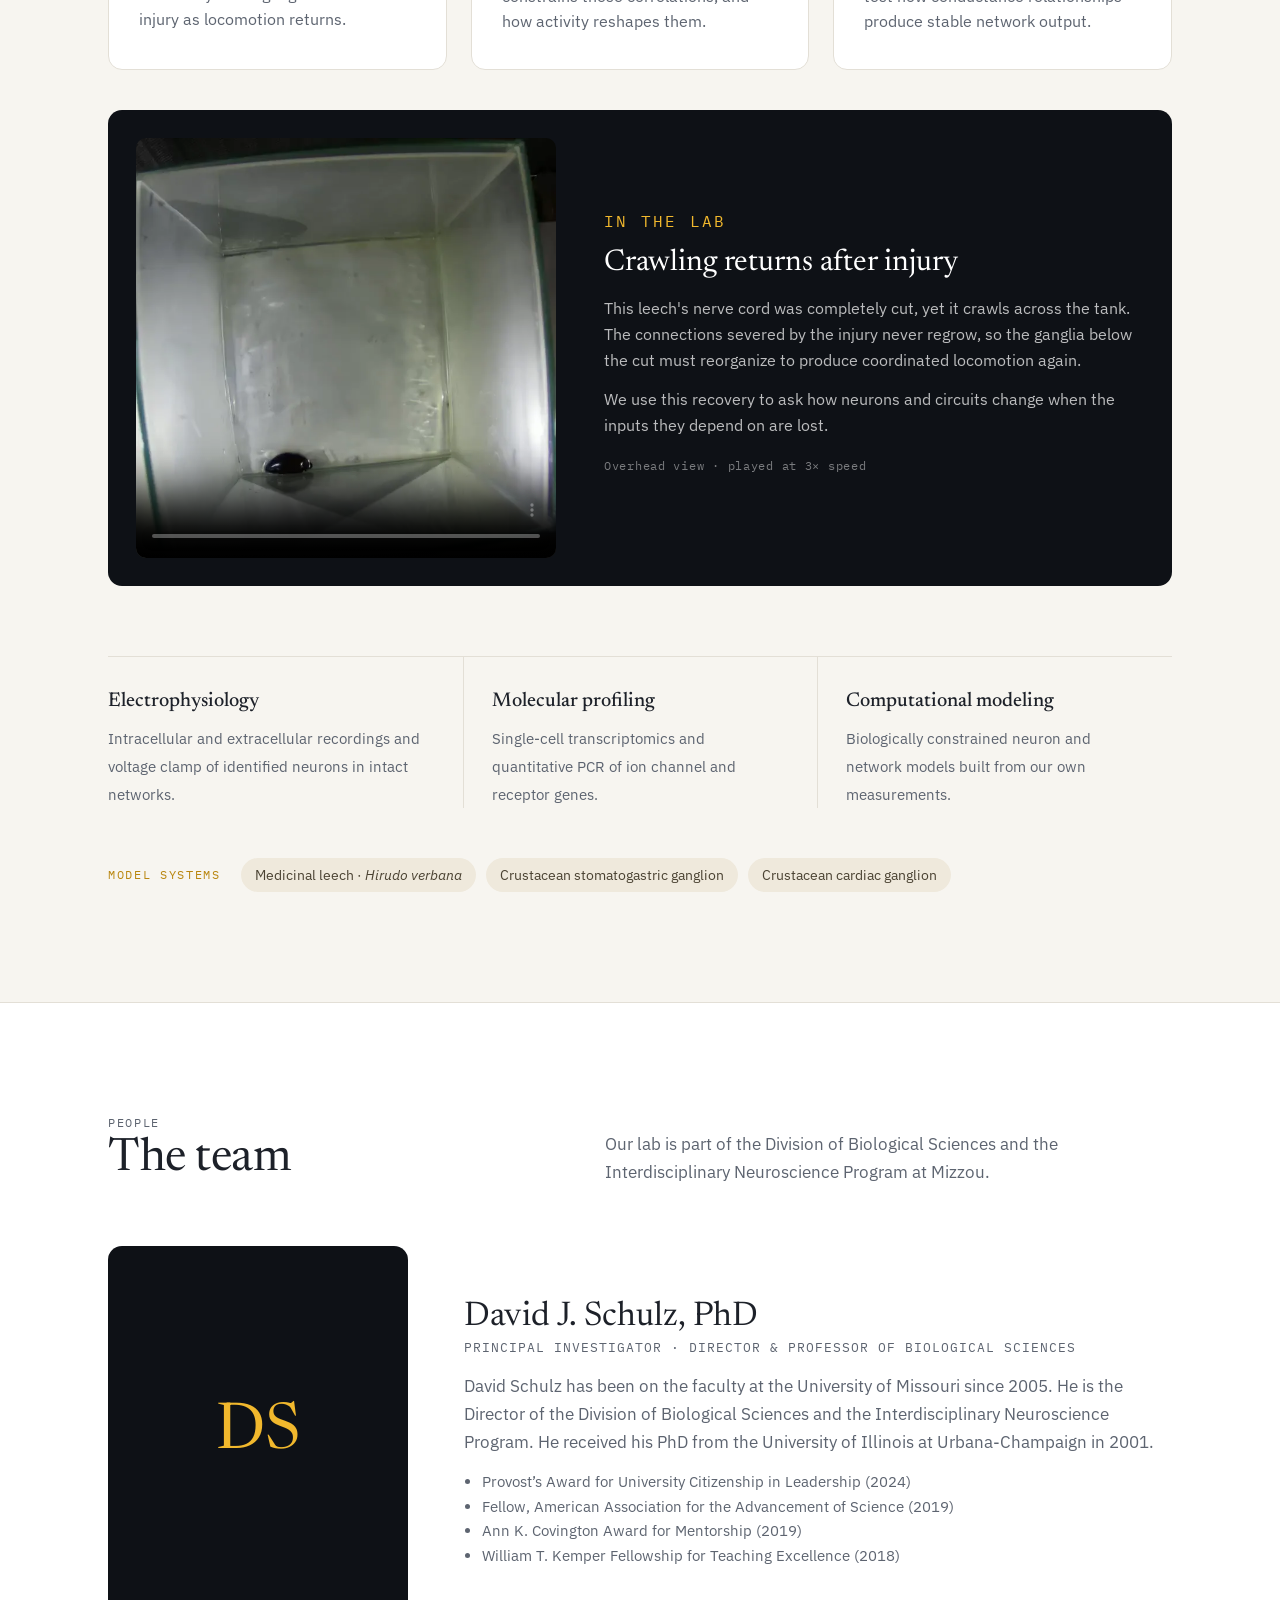
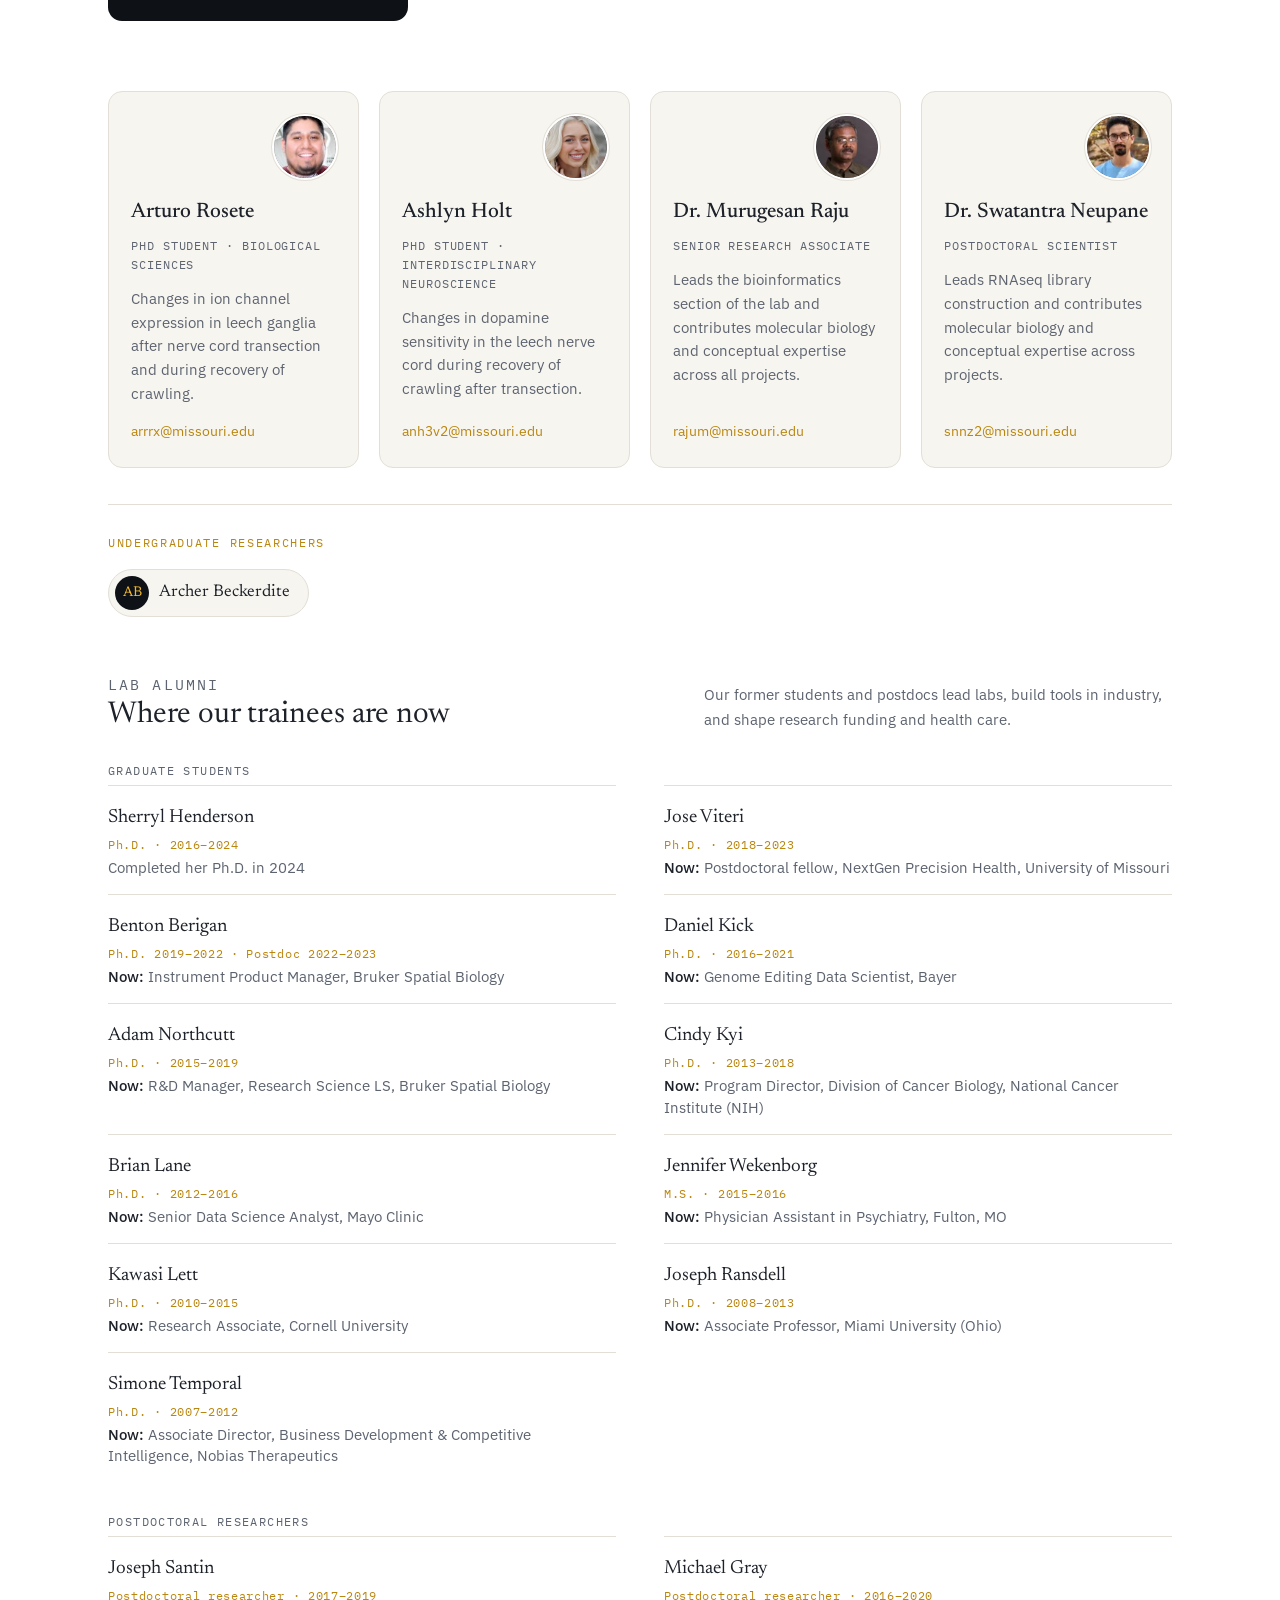
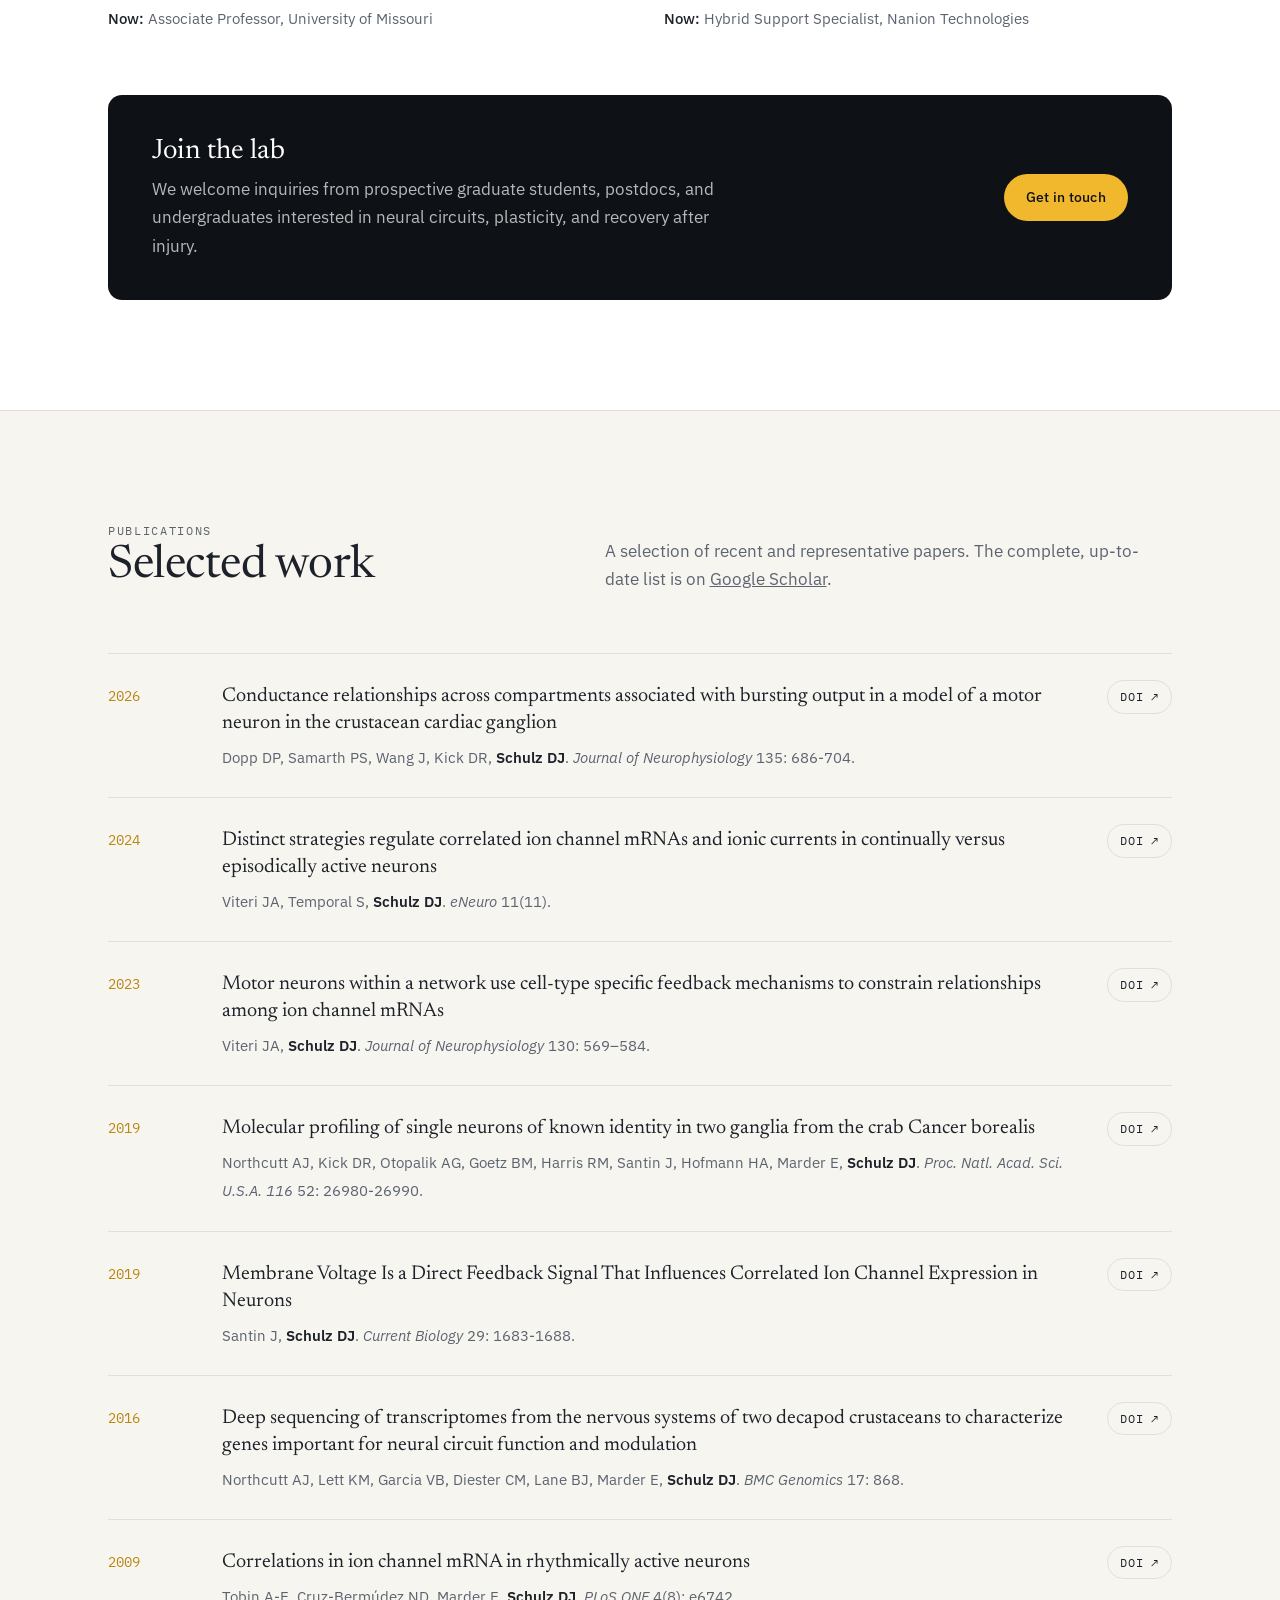
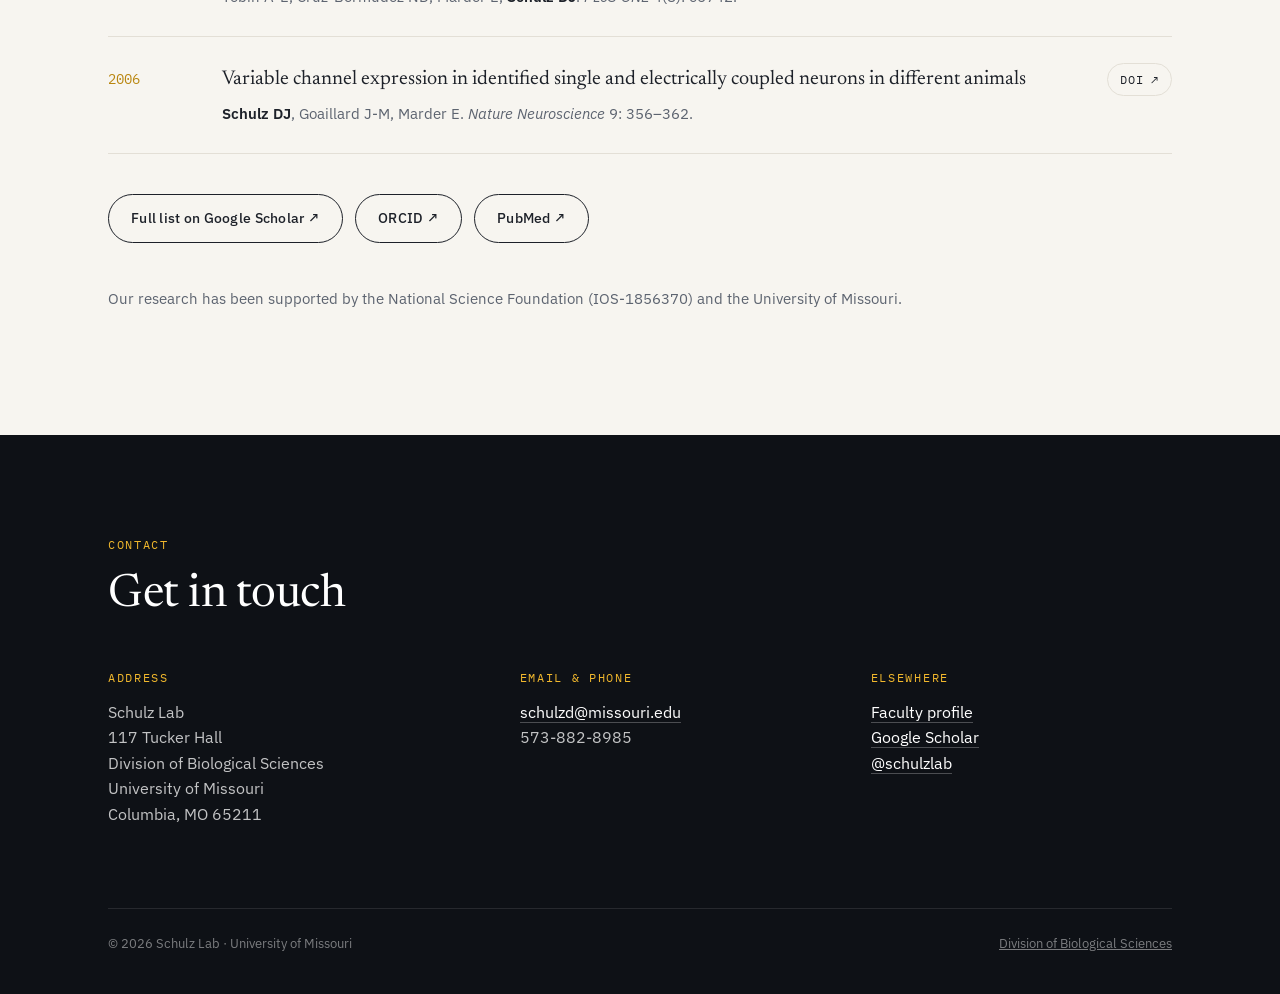
<file: index (2).html>
<!DOCTYPE html>
<html lang="en">
<head>
  <meta charset="UTF-8">
  <meta name="viewport" content="width=device-width, initial-scale=1">
  <title>Schulz Lab · Neural Network Plasticity · University of Missouri</title>
  <meta name="description" content="The Schulz Lab at the University of Missouri studies how neurons and neural networks balance plasticity and stability, and how circuits recover after injury.">
  <link rel="preconnect" href="https://fonts.googleapis.com">
  <link rel="preconnect" href="https://fonts.gstatic.com" crossorigin>
  <link href="https://fonts.googleapis.com/css2?family=Newsreader:ital,opsz,wght@0,6..72,400;0,6..72,500;1,6..72,400&family=IBM+Plex+Sans:wght@400;500;600&family=IBM+Plex+Mono:wght@400;500&display=swap" rel="stylesheet">

  <style>
    /* =========================================================
       COLORS & FONTS — change these to restyle the whole site
       ========================================================= */
    :root {
      --ink: #0e1116;          /* dark background (hero, footer) */
      --ink-2: #171b22;
      --paper: #f7f5f0;        /* main page background */
      --white: #ffffff;
      --text: #1d2129;
      --muted: #5d6470;
      --line: #e3dfd6;
      --gold: #f1b82d;         /* Mizzou gold accent */
      --gold-deep: #b9860f;
      --serif: "Newsreader", Georgia, serif;
      --sans: "IBM Plex Sans", system-ui, sans-serif;
      --mono: "IBM Plex Mono", ui-monospace, monospace;
      --max: 1120px;
    }

    *, *::before, *::after { box-sizing: border-box; }
    html { scroll-behavior: smooth; scroll-padding-top: 72px; }
    body {
      margin: 0; background: var(--paper); color: var(--text);
      font-family: var(--sans); font-size: 17px; line-height: 1.65;
      -webkit-font-smoothing: antialiased;
    }
    img { max-width: 100%; display: block; }
    a { color: inherit; }
    .wrap { max-width: var(--max); margin: 0 auto; padding: 0 28px; }

    .eyebrow {
      font-family: var(--mono); font-size: 12px; letter-spacing: .14em;
      text-transform: uppercase; color: var(--gold-deep); margin: 0 0 14px;
    }
    h1, h2, h3 { font-family: var(--serif); font-weight: 400; line-height: 1.15; margin: 0; }
    h2 { font-size: clamp(32px, 4vw, 46px); letter-spacing: -.01em; }
    h3 { font-size: 24px; }

    /* ---------- Navigation ---------- */
    .nav {
      position: fixed; inset: 0 0 auto 0; z-index: 50;
      transition: background .3s, border-color .3s;
      border-bottom: 1px solid transparent;
    }
    .nav.scrolled { background: rgba(14,17,22,.92); backdrop-filter: blur(10px); border-color: rgba(255,255,255,.08); }
    .nav .wrap { display: flex; align-items: center; justify-content: space-between; height: 68px; }
    .brand { color: #fff; text-decoration: none; font-family: var(--serif); font-size: 22px; }
    .brand span { color: var(--gold); }
    .nav ul { list-style: none; display: flex; gap: 30px; margin: 0; padding: 0; }
    .nav ul a {
      color: rgba(255,255,255,.75); text-decoration: none; font-size: 14px;
      letter-spacing: .02em; transition: color .2s;
    }
    .nav ul a:hover { color: var(--gold); }
    .menu-btn { display: none; background: none; border: 0; color: #fff; font-size: 26px; cursor: pointer; }

    /* ---------- Hero ---------- */
    .hero {
      background: radial-gradient(1200px 600px at 80% 0%, #1d2430 0%, var(--ink) 60%);
      color: #fff; padding: 150px 0 0; position: relative; overflow: hidden;
    }
    .hero .eyebrow { color: var(--gold); }
    .hero h1 { font-size: clamp(40px, 6vw, 72px); max-width: 14ch; letter-spacing: -.02em; }
    .hero h1 em { color: var(--gold); font-style: italic; }
    .hero p.lede { max-width: 58ch; color: rgba(255,255,255,.72); font-size: 19px; margin: 26px 0 36px; }
    .btns { display: flex; gap: 14px; flex-wrap: wrap; }
    .btn {
      display: inline-block; padding: 12px 22px; border-radius: 999px; text-decoration: none;
      font-size: 14px; font-weight: 500; letter-spacing: .02em; transition: all .2s;
    }
    .btn-gold { background: var(--gold); color: var(--ink); }
    .btn-gold:hover { background: #ffcb4d; }
    .btn-ghost { border: 1px solid rgba(255,255,255,.3); color: #fff; }
    .btn-ghost:hover { border-color: var(--gold); color: var(--gold); }
    .btn-dark { border: 1px solid var(--text); color: var(--text); }
    .btn-dark:hover { background: var(--text); color: #fff; }

    /* Wider opening banner on computer screens only (phones keep the original layout) */
    @media (min-width: 901px) {
      .hero h1 { max-width: 22ch; }
      .hero p.lede { max-width: 72ch; }
    }
    .traces { margin-top: 70px; position: relative; }
    .traces svg { width: 100%; height: 190px; display: block; }
    .traces path { fill: none; stroke-width: 1.25; stroke-linejoin: round; stroke-linecap: round; }

    /* ---------- Sections ---------- */
    section { padding: 110px 0; }
    .section-head { display: grid; grid-template-columns: 1fr 1.3fr; gap: 60px; align-items: end; margin-bottom: 60px; }
    .section-head p { color: var(--muted); margin: 0; }

    /* Research */
    .themes { display: grid; grid-template-columns: repeat(3, 1fr); gap: 24px; }
    .theme {
      background: var(--white); border: 1px solid var(--line); border-radius: 14px;
      padding: 34px 30px; position: relative; transition: transform .25s, box-shadow .25s;
    }
    .theme:hover { transform: translateY(-4px); box-shadow: 0 18px 40px -20px rgba(0,0,0,.25); }
    .theme .num { font-family: var(--mono); font-size: 12px; color: var(--gold-deep); letter-spacing: .1em; }
    .theme h3 { margin: 14px 0 12px; }
    .theme p { color: var(--muted); font-size: 15.5px; margin: 0; }
    .theme .icon { display: block; width: 44px; height: 44px; margin-bottom: 22px; }
    /* Small specimen image in place of an icon; sits at the card's top-right so the card barely grows */
    .theme .theme-img {
      position: absolute; top: 18px; right: 18px; width: auto; height: 76px;
      transition: transform .4s ease;
    }
    .theme:hover .theme-img { transform: translateX(4px) rotate(-2deg); }
    .theme .theme-img + .num { display: inline-block; margin-top: 72px; }

    /* Featured video */
    .feature {
      margin-top: 40px; display: grid; grid-template-columns: minmax(0, 420px) 1fr; gap: 48px; align-items: center;
      background: var(--ink); color: #fff; border-radius: 14px; padding: 28px; overflow: hidden;
    }
    .feature video { width: 100%; aspect-ratio: 1 / 1; object-fit: cover; border-radius: 10px; display: block; background: #222; }
    .feature .eyebrow { color: var(--gold); }
    .feature h3 { font-size: 30px; margin-bottom: 14px; }
    .feature p { color: rgba(255,255,255,.72); margin: 0 0 12px; font-size: 16px; }
    .feature .caption { font-family: var(--mono); font-size: 12px; letter-spacing: .06em; color: rgba(255,255,255,.45); margin-top: 18px; }

    .approach {
      margin-top: 70px; display: grid; grid-template-columns: repeat(3, 1fr);
      border-top: 1px solid var(--line);
    }
    .approach div { padding: 28px 28px 0 0; }
    .approach div + div { padding-left: 28px; border-left: 1px solid var(--line); }
    .approach strong { display: block; font-family: var(--serif); font-weight: 500; font-size: 20px; margin-bottom: 6px; }
    .approach span { color: var(--muted); font-size: 15px; }

    .systems { margin-top: 50px; display: flex; flex-wrap: wrap; gap: 10px; align-items: center; }
    .systems .eyebrow { margin: 0 10px 0 0; }
    .chip {
      font-size: 13.5px; padding: 6px 14px; border-radius: 999px;
      background: #efe9dc; color: #4a4232;
    }

    /* People */
    #people { background: var(--white); border-top: 1px solid var(--line); border-bottom: 1px solid var(--line); }
    .pi { display: grid; grid-template-columns: 300px 1fr; gap: 56px; align-items: center; margin-bottom: 70px; }
    .pi-photo {
      aspect-ratio: 4/5; border-radius: 14px; overflow: hidden; background: var(--ink);
      display: grid; place-items: center; color: var(--gold); font-family: var(--serif); font-size: 64px;
    }
    .pi-photo { position: relative; }
    .pi-photo img { position: absolute; inset: 0; width: 100%; height: 100%; object-fit: cover; object-position: center 20%; }
    .pi h3 { font-size: 34px; }
    .role { font-family: var(--mono); font-size: 12.5px; letter-spacing: .08em; text-transform: uppercase; color: var(--gold-deep); margin: 8px 0 18px; }
    .pi p { color: var(--muted); margin: 0 0 14px; }
    .pi ul { padding-left: 18px; color: var(--muted); font-size: 15px; margin: 0; }

    .team { display: grid; grid-template-columns: repeat(4, 1fr); gap: 20px; }
    @media (max-width: 1100px) { .team { grid-template-columns: repeat(2, 1fr); } }
    .member { border: 1px solid var(--line); border-radius: 14px; padding: 24px 22px; background: var(--paper); }
    .avatar {
      width: 56px; height: 56px; border-radius: 50%; background: var(--ink); color: var(--gold);
      display: grid; place-items: center; font-family: var(--serif); font-size: 22px; margin-bottom: 18px; overflow: hidden;
    }
    .avatar img { width: 100%; height: 100%; object-fit: cover; }
    /* Member photo / initials: top-right corner of each card. The photo sits exactly on top of
       the initials bubble, so every card stays the same size. If a photo fails to load,
       it removes itself and the initials show instead. */
    .member { position: relative; }
    .member .avatar { align-self: flex-end; width: 62px; height: 62px; }
    .member-photo {
      position: absolute; top: 24px; right: 22px; width: 62px; height: 62px; border-radius: 50%;
      object-fit: cover; object-position: center 25%; z-index: 1;
      box-shadow: 0 0 0 2px var(--white), 0 0 0 3px var(--line);
    }
    .member h4 { font-family: var(--serif); font-weight: 500; font-size: 21px; margin: 0; }
    .member .role { margin: 6px 0 12px; font-size: 11.5px; }
    .member p { color: var(--muted); font-size: 14.5px; margin: 0 0 14px; }
    .member { display: flex; flex-direction: column; }
    .member a { font-size: 14px; color: var(--gold-deep); text-decoration: none; margin-top: auto; }
    .member a:hover { text-decoration: underline; }

    /* Undergraduate researchers — compact name chips */
    .undergrads { margin-top: 36px; padding-top: 28px; border-top: 1px solid var(--line); }
    .undergrads .eyebrow { margin-bottom: 16px; }
    .ug-list { display: flex; flex-wrap: wrap; gap: 12px; }
    .ug {
      display: inline-flex; align-items: center; gap: 10px;
      padding: 6px 18px 6px 6px; border: 1px solid var(--line); border-radius: 999px;
      background: var(--paper); font-family: var(--serif); font-size: 17px;
    }
    .ug .avatar { width: 34px; height: 34px; font-size: 14px; margin: 0; }

    /* Lab alumni */
    .alumni { margin-top: 56px; }
    .alumni-head { display: flex; justify-content: space-between; align-items: end; gap: 30px; flex-wrap: wrap; margin-bottom: 22px; }
    .alumni-head h3 { font-size: 30px; }
    .alumni-head p { color: var(--muted); font-size: 15px; margin: 0; max-width: 52ch; }
    .alumni-group { font-family: var(--mono); font-size: 11.5px; letter-spacing: .12em; text-transform: uppercase; color: var(--muted); margin: 30px 0 4px; }
    .alumni-list { display: grid; grid-template-columns: 1fr 1fr; column-gap: 48px; }
    .alum { padding: 16px 0; border-top: 1px solid var(--line); display: grid; grid-template-columns: 1fr; gap: 2px; align-content: start; }
    .alum-name { font-family: var(--serif); font-size: 19px; }
    .alum-meta { font-family: var(--mono); font-size: 11.5px; letter-spacing: .06em; color: var(--gold-deep); }
    .alum-now { color: var(--muted); font-size: 14.5px; line-height: 1.5; }
    .alum-now::before { content: "Now: "; color: var(--text); font-weight: 500; }
    .alum-now.done::before { content: ""; }
    @media (max-width: 900px) { .alumni-list { grid-template-columns: 1fr; } }

    .join {
      margin-top: 50px; background: var(--ink); color: #fff; border-radius: 14px;
      padding: 40px 44px; display: flex; justify-content: space-between; align-items: center; gap: 30px; flex-wrap: wrap;
    }
    .join h3 { font-size: 28px; }
    .join p { color: rgba(255,255,255,.7); margin: 8px 0 0; max-width: 60ch; }

    /* Publications */
    .pubs { list-style: none; padding: 0; margin: 0; border-top: 1px solid var(--line); }
    .pub { display: grid; grid-template-columns: 90px 1fr auto; gap: 24px; padding: 26px 0; border-bottom: 1px solid var(--line); align-items: baseline; }
    .pub .year { font-family: var(--mono); font-size: 14px; color: var(--gold-deep); }
    .pub .title { font-family: var(--serif); font-size: 20px; line-height: 1.35; display: block; margin-bottom: 6px; }
    .pub .authors { color: var(--muted); font-size: 14.5px; }
    .pub .authors b { color: var(--text); font-weight: 600; }
    .pub .journal { font-style: italic; }
    .pub a.link {
      font-family: var(--mono); font-size: 12px; letter-spacing: .06em; text-decoration: none;
      border: 1px solid var(--line); padding: 6px 12px; border-radius: 999px; white-space: nowrap; transition: all .2s;
    }
    .pub a.link:hover { border-color: var(--text); background: var(--text); color: #fff; }
    .pub-more { display: flex; gap: 12px; flex-wrap: wrap; margin-top: 40px; }
    .funding { margin-top: 44px; color: var(--muted); font-size: 14.5px; }

    /* Contact / footer */
    footer { background: var(--ink); color: rgba(255,255,255,.75); padding: 100px 0 40px; }
    footer h2 { color: #fff; }
    .contact-grid { display: grid; grid-template-columns: 1.2fr 1fr 1fr; gap: 50px; margin-top: 46px; }
    .contact-grid h5 { font-family: var(--mono); font-weight: 400; font-size: 12px; letter-spacing: .14em; text-transform: uppercase; color: var(--gold); margin: 0 0 12px; }
    .contact-grid p { margin: 0; font-size: 15.5px; }
    .contact-grid a { color: #fff; text-decoration: none; border-bottom: 1px solid rgba(255,255,255,.25); }
    .contact-grid a:hover { border-color: var(--gold); color: var(--gold); }
    .legal { margin-top: 80px; padding-top: 24px; border-top: 1px solid rgba(255,255,255,.1); font-size: 13px; display: flex; justify-content: space-between; flex-wrap: wrap; gap: 10px; color: rgba(255,255,255,.45); }

    /* Fade-in on scroll */
    .reveal { opacity: 0; transform: translateY(18px); transition: opacity .7s ease, transform .7s ease; }
    .reveal.in { opacity: 1; transform: none; }

    /* ---------- Phones & tablets ---------- */
    @media (max-width: 900px) {
      .section-head, .pi, .contact-grid { grid-template-columns: 1fr; gap: 28px; }
      .themes, .team, .approach, .feature { grid-template-columns: 1fr; }
      .feature { gap: 24px; padding: 18px; }
      .approach div, .approach div + div { padding: 22px 0; border-left: 0; border-bottom: 1px solid var(--line); }
      .pi-photo { max-width: 260px; }
      .pub { grid-template-columns: 1fr; gap: 8px; }
      .menu-btn { display: block; }
      .nav ul {
        display: none; position: absolute; top: 68px; left: 0; right: 0; flex-direction: column;
        gap: 0; background: var(--ink); padding: 10px 28px 20px;
      }
      .nav ul.open { display: flex; }
      .nav ul a { display: block; padding: 12px 0; font-size: 16px; }
      .nav { background: rgba(14,17,22,.92); }
      section { padding: 80px 0; }
    }
    @media (prefers-reduced-motion: reduce) {
      .reveal { opacity: 1; transform: none; transition: none; }
      .traces path { animation: none !important; }
    }
  </style>
</head>
<body>

  <!-- ===================== NAVIGATION ===================== -->
  <nav class="nav" id="nav">
    <div class="wrap">
      <a href="#top" class="brand">Schulz <span>Lab</span></a>
      <button class="menu-btn" id="menuBtn" aria-label="Open menu">&#9776;</button>
      <ul id="menu">
        <li><a href="#research">Research</a></li>
        <li><a href="#people">People</a></li>
        <li><a href="#publications">Publications</a></li>
        <li><a href="#contact">Contact</a></li>
      </ul>
    </div>
  </nav>

  <!-- ===================== HERO ===================== -->
  <header class="hero" id="top">
    <div class="wrap">
      <p class="eyebrow">Division of Biological Sciences · University of Missouri</p>
      <h1>From spikes to transcripts: How <em>circuits</em> recover when their inputs don’t.</h1>
      <p class="lede">
        We study how neurons and networks balance plasticity with stability, and what happens to
        uninjured circuits when the inputs they depend on are lost. Our work combines electrophysiology,
        single-cell molecular profiling, and computational modeling.
      </p>
      <div class="btns">
        <a class="btn btn-gold" href="#research">Explore our research</a>
        <a class="btn btn-ghost" href="#publications">Publications</a>
      </div>
    </div>

    <!-- Animated triphasic rhythm (decorative) -->
    <div class="traces" aria-hidden="true">
      <svg id="traceSvg" viewBox="0 0 1400 190" preserveAspectRatio="none"></svg>
    </div>
  </header>

  <!-- ===================== RESEARCH ===================== -->
  <section id="research">
    <div class="wrap">
      <div class="section-head reveal">
        <div>
          <p class="eyebrow">Research</p>
          <h2>Plasticity and stability in small neural networks</h2>
        </div>
        <p>
          Injury or disease in one part of the nervous system can reshape networks downstream that were never
          directly damaged. We ask how loss of input changes the properties of neurons within a network, and how
          those changes help, or hinder, recovery of function.
        </p>
      </div>

      <div class="themes">
        <!-- Theme 1 — copy a whole <article> block to add another theme -->
        <article class="theme reveal">
          <img class="theme-img" src="images/leech.webp" alt="Illustration of the medicinal leech, Hirudo verbana" width="480" height="270" loading="lazy">
          <span class="num">01</span>
          <h3>Recovery after injury</h3>
          <p>
            After complete transection of the nerve cord, the medicinal leech regains the ability to crawl even
            though the severed inputs never regenerate. We track changes in ion channel expression and dopamine
            sensitivity in the ganglia below the injury as locomotion returns.
          </p>
        </article>

        <article class="theme reveal">
          <img class="theme-img" src="images/crab.webp" alt="Illustration of a crab" width="420" height="284" loading="lazy">
          <span class="num">02</span>
          <h3>Coordinated ion channel expression</h3>
          <p>
            Identified neurons in crustacean motor circuits keep the mRNAs for different ion channels in tight
            relationships. We study the cell-type-specific feedback that creates and constrains these correlations,
            and how activity reshapes them.
          </p>
        </article>

        <article class="theme reveal">
          <img class="theme-img" src="images/transcripts-circuit.webp" alt="Volcano plot of differential gene expression beside a diagram of the stomatogastric ganglion circuit" width="720" height="316" loading="lazy">
          <span class="num">03</span>
          <h3>From transcripts to circuit output</h3>
          <p>
            Single-cell RNA-seq and custom qPCR panels, paired with recordings from the same identified neurons,
            let us connect gene expression to excitability. Computational models test how conductance
            relationships produce stable network output.
          </p>
        </article>
      </div>

      <!-- ===================== FEATURED VIDEO ===================== -->
      <div class="feature reveal">
        <video id="crawlVideo" muted loop playsinline preload="none" poster="images/leech-crawl-poster.webp"
               aria-label="Video of a medicinal leech crawling in a glass tank after nerve cord transection">
          <source src="images/leech-crawl.mp4" type="video/mp4">
        </video>
        <div>
          <p class="eyebrow">In the lab</p>
          <h3>Crawling returns after injury</h3>
          <p>
            This leech's nerve cord was completely cut, yet it crawls across the tank. The connections severed by the
            injury never regrow, so the ganglia below the cut must reorganize to produce coordinated locomotion again.
          </p>
          <p>We use this recovery to ask how neurons and circuits change when the inputs they depend on are lost.</p>
          <p class="caption">Overhead view · played at 3× speed</p>
        </div>
      </div>

      <div class="approach reveal">
        <div><strong>Electrophysiology</strong><span>Intracellular and extracellular recordings and voltage clamp of identified neurons in intact networks.</span></div>
        <div><strong>Molecular profiling</strong><span>Single-cell transcriptomics and quantitative PCR of ion channel and receptor genes.</span></div>
        <div><strong>Computational modeling</strong><span>Biologically constrained neuron and network models built from our own measurements.</span></div>
      </div>

      <div class="systems reveal">
        <p class="eyebrow">Model systems</p>
        <span class="chip">Medicinal leech · <i>Hirudo verbana</i></span>
        <span class="chip">Crustacean stomatogastric ganglion</span>
        <span class="chip">Crustacean cardiac ganglion</span>
      </div>
    </div>
  </section>

  <!-- ===================== PEOPLE ===================== -->
  <section id="people">
    <div class="wrap">
      <div class="section-head reveal">
        <div>
          <p class="eyebrow">People</p>
          <h2>The team</h2>
        </div>
        <p>Our lab is part of the Division of Biological Sciences and the Interdisciplinary Neuroscience Program at Mizzou.</p>
      </div>

      <div class="pi reveal">
        <div class="pi-photo">
          <!-- To use your own photo: put it in the "images" folder and change src to "images/schulz.jpg" -->
          <img src="https://biology.missouri.edu/sites/default/files/people-profile-images/20250528_david_schulz-2.jpg"
               alt="David J. Schulz" onerror="this.remove()">
          DS
        </div>
        <div>
          <h3>David J. Schulz, PhD</h3>
          <p class="role">Principal Investigator · Director &amp; Professor of Biological Sciences</p>
          <p>
            David Schulz has been on the faculty at the University of Missouri since 2005. He is the Director of the Division of
            Biological Sciences and the Interdisciplinary Neuroscience Program. He received his PhD from the
            University of Illinois at Urbana-Champaign in 2001.
          </p>
          <ul>
            <li>Provost’s Award for University Citizenship in Leadership (2024)</li>
            <li>Fellow, American Association for the Advancement of Science (2019)</li>
            <li>Ann K. Covington Award for Mentorship (2019)</li>
            <li>William T. Kemper Fellowship for Teaching Excellence (2018)</li>
          </ul>
        </div>
      </div>

      <div class="team">
        <!-- ===== LAB MEMBER — copy from here ===== -->
        <div class="member reveal">
          <img class="member-photo" src="images/rosete.webp" alt="Arturo Rosete" loading="lazy" onerror="this.remove()">
          <div class="avatar">AR</div>
          <h4>Arturo Rosete</h4>
          <p class="role">PhD Student · Biological Sciences</p>
          <p>Changes in ion channel expression in leech ganglia after nerve cord transection and during recovery of crawling.</p>
          <a href="mailto:arrrx@missouri.edu">arrrx@missouri.edu</a>
        </div>
        <!-- ===== ...to here, then paste and edit ===== -->

        <div class="member reveal">
          <img class="member-photo" src="images/holt.webp" alt="Ashlyn Holt" loading="lazy" onerror="this.remove()">
          <div class="avatar">AH</div>
          <h4>Ashlyn Holt</h4>
          <p class="role">PhD Student · Interdisciplinary Neuroscience</p>
          <p>Changes in dopamine sensitivity in the leech nerve cord during recovery of crawling after transection.</p>
          <a href="mailto:anh3v2@missouri.edu">anh3v2@missouri.edu</a>
        </div>

        <div class="member reveal">
          <img class="member-photo" src="images/raju.webp" alt="Murugesan Raju" loading="lazy" onerror="this.remove()">
          <div class="avatar">MR</div>
          <h4>Dr. Murugesan Raju</h4>
          <p class="role">Senior Research Associate</p>
          <p>Leads the bioinformatics section of the lab and contributes molecular biology and conceptual expertise across all projects.</p>
          <a href="mailto:rajum@missouri.edu">rajum@missouri.edu</a>
        </div>

        <div class="member reveal">
          <img class="member-photo" src="images/neupane.webp" alt="Swatantra Neupane" loading="lazy" onerror="this.remove()">
          <div class="avatar">SN</div>
          <h4>Dr. Swatantra Neupane</h4>
          <p class="role">Postdoctoral Scientist</p>
          <p>Leads RNAseq library construction and contributes molecular biology and conceptual expertise across projects.</p>
          <a href="mailto:snnz2@missouri.edu">snnz2@missouri.edu</a>
        </div>
      </div>

      <!-- ===================== UNDERGRADUATES ===================== -->
      <div class="undergrads reveal">
        <p class="eyebrow">Undergraduate researchers</p>
        <div class="ug-list">
          <!-- To add a student, copy this line and change the initials and name -->
          <span class="ug"><span class="avatar">AB</span>Archer Beckerdite</span>
        </div>
      </div>

      <!-- ===================== LAB ALUMNI ===================== -->
      <!-- To add someone, copy one <div class="alum">…</div> line and edit it.
           For someone whose current position is unknown, delete the third <span>. -->
      <div class="alumni reveal">
        <div class="alumni-head">
          <div>
            <p class="eyebrow">Lab alumni</p>
            <h3>Where our trainees are now</h3>
          </div>
          <p>Our former students and postdocs lead labs, build tools in industry, and shape research funding and health care.</p>
        </div>

        <p class="alumni-group">Graduate students</p>
        <div class="alumni-list">
          <div class="alum"><span class="alum-name">Sherryl Henderson</span><span class="alum-meta">Ph.D. · 2016–2024</span><span class="alum-now done">Completed her Ph.D. in 2024</span></div>
          <div class="alum"><span class="alum-name">Jose Viteri</span><span class="alum-meta">Ph.D. · 2018–2023</span><span class="alum-now">Postdoctoral fellow, NextGen Precision Health, University of Missouri</span></div>
          <div class="alum"><span class="alum-name">Benton Berigan</span><span class="alum-meta">Ph.D. 2019–2022 · Postdoc 2022–2023</span><span class="alum-now">Instrument Product Manager, Bruker Spatial Biology</span></div>
          <div class="alum"><span class="alum-name">Daniel Kick</span><span class="alum-meta">Ph.D. · 2016–2021</span><span class="alum-now">Genome Editing Data Scientist, Bayer</span></div>
          <div class="alum"><span class="alum-name">Adam Northcutt</span><span class="alum-meta">Ph.D. · 2015–2019</span><span class="alum-now">R&amp;D Manager, Research Science LS, Bruker Spatial Biology</span></div>
          <div class="alum"><span class="alum-name">Cindy Kyi</span><span class="alum-meta">Ph.D. · 2013–2018</span><span class="alum-now">Program Director, Division of Cancer Biology, National Cancer Institute (NIH)</span></div>
          <div class="alum"><span class="alum-name">Brian Lane</span><span class="alum-meta">Ph.D. · 2012–2016</span><span class="alum-now">Senior Data Science Analyst, Mayo Clinic</span></div>
          <div class="alum"><span class="alum-name">Jennifer Wekenborg</span><span class="alum-meta">M.S. · 2015–2016</span><span class="alum-now">Physician Assistant in Psychiatry, Fulton, MO</span></div>
          <div class="alum"><span class="alum-name">Kawasi Lett</span><span class="alum-meta">Ph.D. · 2010–2015</span><span class="alum-now">Research Associate, Cornell University</span></div>
          <div class="alum"><span class="alum-name">Joseph Ransdell</span><span class="alum-meta">Ph.D. · 2008–2013</span><span class="alum-now">Associate Professor, Miami University (Ohio)</span></div>
          <div class="alum"><span class="alum-name">Simone Temporal</span><span class="alum-meta">Ph.D. · 2007–2012</span><span class="alum-now">Associate Director, Business Development &amp; Competitive Intelligence, Nobias Therapeutics</span></div>
        </div>

        <p class="alumni-group">Postdoctoral researchers</p>
        <div class="alumni-list">
          <div class="alum"><span class="alum-name">Joseph Santin</span><span class="alum-meta">Postdoctoral researcher · 2017–2019</span><span class="alum-now">Associate Professor, University of Missouri</span></div>
          <div class="alum"><span class="alum-name">Michael Gray</span><span class="alum-meta">Postdoctoral researcher · 2016–2020</span><span class="alum-now">Hybrid Support Specialist, Nanion Technologies</span></div>
        </div>
      </div>

      <div class="join reveal">
        <div>
          <h3>Join the lab</h3>
          <p>We welcome inquiries from prospective graduate students, postdocs, and undergraduates interested in neural circuits, plasticity, and recovery after injury.</p>
        </div>
        <a class="btn btn-gold" href="mailto:schulzd@missouri.edu?subject=Joining%20the%20Schulz%20Lab">Get in touch</a>
      </div>
    </div>
  </section>

  <!-- ===================== PUBLICATIONS ===================== -->
  <section id="publications">
    <div class="wrap">
      <div class="section-head reveal">
        <div>
          <p class="eyebrow">Publications</p>
          <h2>Selected work</h2>
        </div>
        <p>A selection of recent and representative papers. The complete, up-to-date list is on <a href="https://scholar.google.com/citations?hl=en&amp;user=PdJpgxkAAAAJ&amp;view_op=list_works&amp;sortby=pubdate" target="_blank" rel="noopener">Google Scholar</a>.</p>
      </div>

      <ol class="pubs">
        <!-- ===== PUBLICATION — copy from here ===== -->
          <li class="pub reveal">
          <span class="year">2026</span>
          <div>
            <span class="title">Conductance relationships across compartments associated with bursting output in a model of a motor neuron in the crustacean cardiac ganglion</span>
            <span class="authors">Dopp DP, Samarth PS, Wang J, Kick DR, <b>Schulz DJ</b>. <span class="journal">Journal of Neurophysiology</span> 135: 686-704.</span>
          </div>
          <a class="link" href="https://doi.org/10.1152/jn.00324.2024" target="_blank" rel="noopener">DOI ↗</a>
        </li>
        <!-- ===== ...to here, paste at the TOP of the list for new papers ===== -->
        
        <li class="pub reveal">
          <span class="year">2024</span>
          <div>
            <span class="title">Distinct strategies regulate correlated ion channel mRNAs and ionic currents in continually versus episodically active neurons</span>
            <span class="authors">Viteri JA, Temporal S, <b>Schulz DJ</b>. <span class="journal">eNeuro</span> 11(11).</span>
          </div>
          <a class="link" href="https://doi.org/10.1523/ENEURO.0320-24.2024" target="_blank" rel="noopener">DOI ↗</a>
        </li>
              
        <li class="pub reveal">
          <span class="year">2023</span>
          <div>
            <span class="title">Motor neurons within a network use cell-type specific feedback mechanisms to constrain relationships among ion channel mRNAs</span>
            <span class="authors">Viteri JA, <b>Schulz DJ</b>. <span class="journal">Journal of Neurophysiology</span> 130: 569–584.</span>
          </div>
          <a class="link" href="https://doi.org/10.1152/jn.00098.2023" target="_blank" rel="noopener">DOI ↗</a>
        </li>

        <li class="pub reveal">
          <span class="year">2019</span>
          <div>
            <span class="title">Molecular profiling of single neurons of known identity in two ganglia from the crab Cancer borealis</span>
            <span class="authors">Northcutt AJ, Kick DR, Otopalik AG, Goetz BM, Harris RM, Santin J, Hofmann HA, Marder E, <b>Schulz DJ</b>. <span class="journal">Proc. Natl. Acad. Sci. U.S.A. 116</span> 52: 26980-26990.</span> 
          </div>
          <a class="link" href="https://doi.org/10.1073/pnas.1911413116" target="_blank" rel="noopener">DOI ↗</a>
        </li>
        
        <li class="pub reveal">
          <span class="year">2019</span>
          <div>
            <span class="title">Membrane Voltage Is a Direct Feedback Signal That Influences Correlated Ion Channel Expression in Neurons</span>
            <span class="authors">Santin J, <b>Schulz DJ</b>. <span class="journal">Current Biology</span> 29: 1683-1688.</span>
          </div>
          <a class="link" href="https://doi.org/10.1016/j.cub.2019.04.008" target="_blank" rel="noopener">DOI ↗</a>
        </li>
        
        <li class="pub reveal">
          <span class="year">2016</span>
          <div>
            <span class="title">Deep sequencing of transcriptomes from the nervous systems of two decapod crustaceans to characterize genes important for neural circuit function and modulation</span>
            <span class="authors">Northcutt AJ, Lett KM, Garcia VB, Diester CM, Lane BJ, Marder E, <b>Schulz DJ</b>. <span class="journal">BMC Genomics</span> 17: 868.</span>
          </div>
          <a class="link" href="https://doi.org/10.1186/s12864-016-3215-z" target="_blank" rel="noopener">DOI ↗</a>
        </li>

        <li class="pub reveal">
          <span class="year">2009</span>
          <div>
            <span class="title">Correlations in ion channel mRNA in rhythmically active neurons</span>
            <span class="authors">Tobin A-E, Cruz-Bermúdez ND, Marder E, <b>Schulz DJ</b>. <span class="journal">PLoS ONE</span> 4(8): e6742.</span>
          </div>
          <a class="link" href="https://doi.org/10.1371/journal.pone.0006742" target="_blank" rel="noopener">DOI ↗</a>
        </li>

        <li class="pub reveal">
          <span class="year">2006</span>
          <div>
            <span class="title">Variable channel expression in identified single and electrically coupled neurons in different animals</span>
            <span class="authors"><b>Schulz DJ</b>, Goaillard J-M, Marder E. <span class="journal">Nature Neuroscience</span> 9: 356–362.</span>
          </div>
          <a class="link" href="https://doi.org/10.1038/nn1639" target="_blank" rel="noopener">DOI ↗</a>
        </li>
      </ol>

      <div class="pub-more reveal">
        <a class="btn btn-dark" href="https://scholar.google.com/citations?user=PdJpgxkAAAAJ&amp;hl=en&amp;view_op=list_works&amp;sortby=pubdate" target="_blank" rel="noopener">Full list on Google Scholar ↗</a>
        <a class="btn btn-dark" href="https://orcid.org/0000-0003-4532-5362" target="_blank" rel="noopener">ORCID ↗</a>
        <a class="btn btn-dark" href="https://pubmed.ncbi.nlm.nih.gov/?term=Schulz+DJ%5BAuthor%5D+AND+Missouri" target="_blank" rel="noopener">PubMed ↗</a>
      </div>

      <p class="funding reveal">Our research has been supported by the National Science Foundation (IOS-1856370) and the University of Missouri.</p>
    </div>
  </section>

  <!-- ===================== CONTACT / FOOTER ===================== -->
  <footer id="contact">
    <div class="wrap">
      <p class="eyebrow" style="color:var(--gold)">Contact</p>
      <h2>Get in touch</h2>
      <div class="contact-grid">
        <div>
          <h5>Address</h5>
          <p>Schulz Lab<br>117 Tucker Hall<br>Division of Biological Sciences<br>University of Missouri<br>Columbia, MO 65211</p>
        </div>
        <div>
          <h5>Email &amp; phone</h5>
          <p><a href="mailto:schulzd@missouri.edu">schulzd@missouri.edu</a><br>573-882-8985</p>
        </div>
        <div>
          <h5>Elsewhere</h5>
          <p>
            <a href="https://biology.missouri.edu/people/schulz" target="_blank" rel="noopener">Faculty profile</a><br>
            <a href="https://scholar.google.com/citations?user=PdJpgxkAAAAJ&amp;hl=en" target="_blank" rel="noopener">Google Scholar</a><br>
            <a href="https://twitter.com/schulzlab" target="_blank" rel="noopener">@schulzlab</a>
          </p>
        </div>
      </div>
      <div class="legal">
        <span>© <span id="year"></span> Schulz Lab · University of Missouri</span>
        <span><a href="https://biology.missouri.edu" style="color:inherit">Division of Biological Sciences</a></span>
      </div>
    </div>
  </footer>

  <script>
    // Footer year
    document.getElementById('year').textContent = new Date().getFullYear();

    // Nav background on scroll + mobile menu
    const nav = document.getElementById('nav');
    const menu = document.getElementById('menu');
    window.addEventListener('scroll', () => nav.classList.toggle('scrolled', window.scrollY > 40));
    document.getElementById('menuBtn').addEventListener('click', () => menu.classList.toggle('open'));
    menu.querySelectorAll('a').forEach(a => a.addEventListener('click', () => menu.classList.remove('open')));

    // Fade sections in as they scroll into view
    const io = new IntersectionObserver(entries => {
      entries.forEach(e => { if (e.isIntersecting) { e.target.classList.add('in'); io.unobserve(e.target); } });
    }, { threshold: 0.12 });
    document.querySelectorAll('.reveal').forEach(el => io.observe(el));

    // Featured video: load and play only while on screen (saves data, respects reduced-motion settings)
    (function () {
      const v = document.getElementById('crawlVideo');
      if (!v) return;
      if (window.matchMedia('(prefers-reduced-motion: reduce)').matches) { v.controls = true; return; }
      new IntersectionObserver(entries => {
        entries.forEach(e => {
          if (e.isIntersecting) { v.preload = 'auto'; v.play().catch(() => { v.controls = true; }); }
          else v.pause();
        });
      }, { threshold: 0.35 }).observe(v);
    })();

    // Hero: three phase-shifted bursting neurons, drawn like intracellular recordings
    (function () {
      const svg = document.getElementById('traceSvg');
      const NS = 'http://www.w3.org/2000/svg';
      const period = 280;              // px per cycle
      const loop = period * 2;         // pattern repeats every 2 cycles (seamless scroll)
      const W = loop * 5;
      const step = 0.5;

      // small deterministic random generator so the drawing is identical every load
      function rng(seed) { return () => (seed = (seed * 16807) % 2147483647) / 2147483647; }

      const rows = [
        { y: 34,  phase: 0.00, color: '#f1b82d',               n: [8, 7],  dur: 0.27, amp: 22, seed: 11 },
        { y: 96,  phase: 0.40, color: 'rgba(255,255,255,.78)', n: [6, 7],  dur: 0.22, amp: 20, seed: 23 },
        { y: 158, phase: 0.64, color: 'rgba(255,255,255,.40)', n: [9, 10], dur: 0.30, amp: 18, seed: 37 }
      ];

      const sig = x => 1 / (1 + Math.exp(-x));
      const gauss = (x, m, s) => Math.exp(-((x - m) * (x - m)) / (2 * s * s));

      function build(r) {
        const rand = rng(r.seed);
        // spike times (px within a cycle) for the two cycle variants
        const cycles = [0, 1].map(k => {
          const n = r.n[k], D = r.dur * period * (0.95 + 0.1 * rand()), spikes = [];
          for (let i = 0; i < n; i++) {
            const f = (i + 0.6) / (n + 0.4);
            spikes.push({
              x: 4 + D * Math.pow(f, 1.3) + (rand() - 0.5) * 1.2,      // ISIs lengthen through the burst
              a: r.amp * (1 - 0.32 * f) * (0.92 + 0.12 * rand())       // spike amplitude attenuates
            });
          }
          return { D, spikes };
        });
        // smooth periodic noise
        const noise = new Float32Array(loop / step);
        for (let i = 0; i < noise.length; i++) noise[i] = rand() - 0.5;
        for (let pass = 0; pass < 3; pass++)
          for (let i = 0; i < noise.length; i++)
            noise[i] = (noise[(i - 1 + noise.length) % noise.length] + noise[i] + noise[(i + 1) % noise.length]) / 3;

        let d = '';
        for (let x = 0; x <= W; x += step) {
          const xs = x - r.phase * period + loop * 10;
          const cyc = Math.floor(xs / period), k = cyc % 2;
          const local = xs - cyc * period;                 // 0..period
          const C = cycles[k], D = C.D, t = local / period;
          // slow wave: plateau during burst, AHP trough, slow ramp back toward threshold
          let v = 9 * sig((local - 2) / 2.5) * sig((D + 6 - local) / 4);
          v -= 5.5 * gauss(local, D + 22, 13);
          v += 2.2 * sig((t - 0.75) / 0.08);                // pacemaker ramp before the next burst
          // spikes: fast rise, slightly slower fall, small undershoot
          for (const s of C.spikes) {
            const dt = local - s.x;
            if (dt > -4 && dt < 9) {
              v += s.a * (dt < 0 ? Math.exp(-(dt * dt) / 0.9) : Math.exp(-(dt * dt) / 2.2));
              v -= s.a * 0.12 * gauss(dt, 3.6, 1.4);
            }
          }
          v += noise[Math.round(((x % loop) + loop) % loop / step) % noise.length] * 1.6;
          const y = (r.y - v).toFixed(2);
          d += (d ? ' L' : 'M') + x + ' ' + y;
        }
        return d;
      }

      const g = document.createElementNS(NS, 'g');
      rows.forEach(r => {
        const p = document.createElementNS(NS, 'path');
        p.setAttribute('d', build(r));
        p.setAttribute('stroke', r.color);
        g.appendChild(p);
      });
      svg.appendChild(g);

      if (!window.matchMedia('(prefers-reduced-motion: reduce)').matches) {
        let off = 0, last = performance.now();
        (function frame(now) {
          off = (off + (now - last) * 0.036) % loop;   // ~36 px per second
          last = now;
          g.setAttribute('transform', `translate(${-off} 0)`);
          requestAnimationFrame(frame);
        })(last);
      }
    })();
  </script>
</body>
</html>
</file>
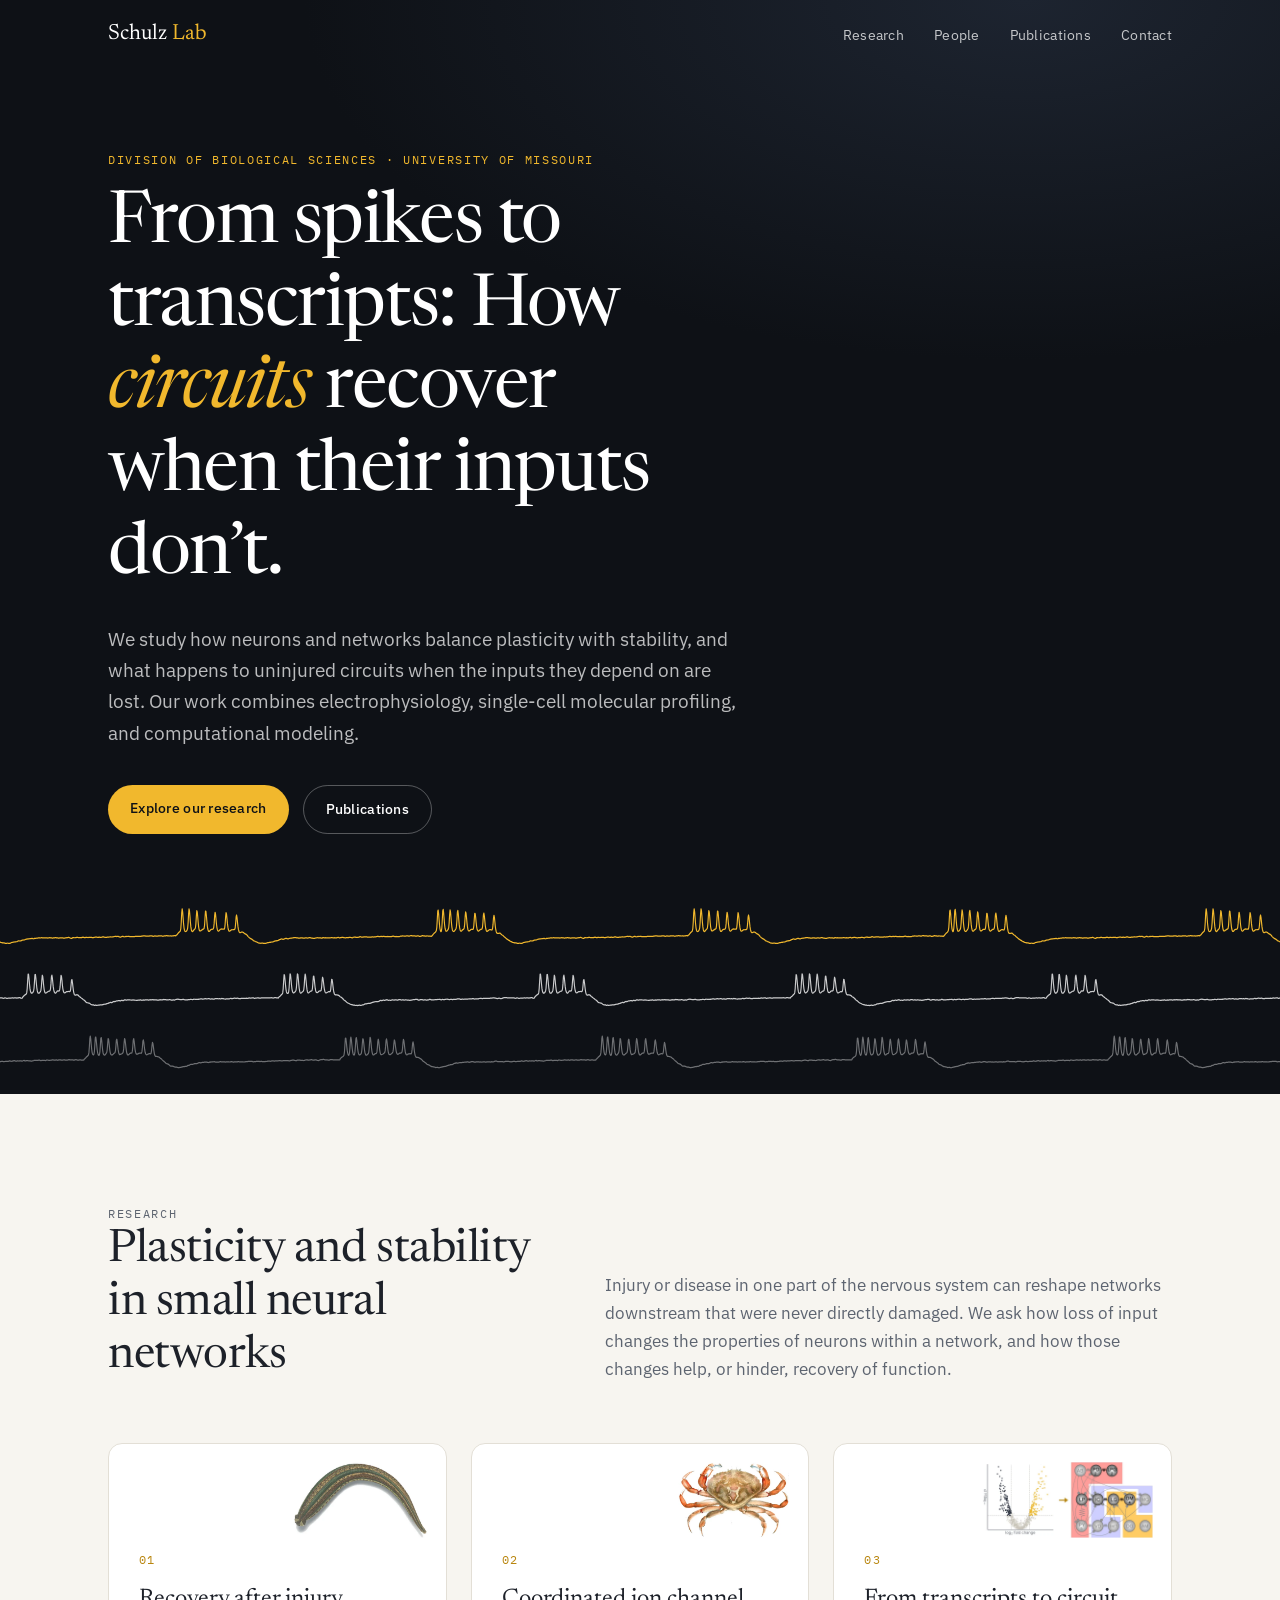
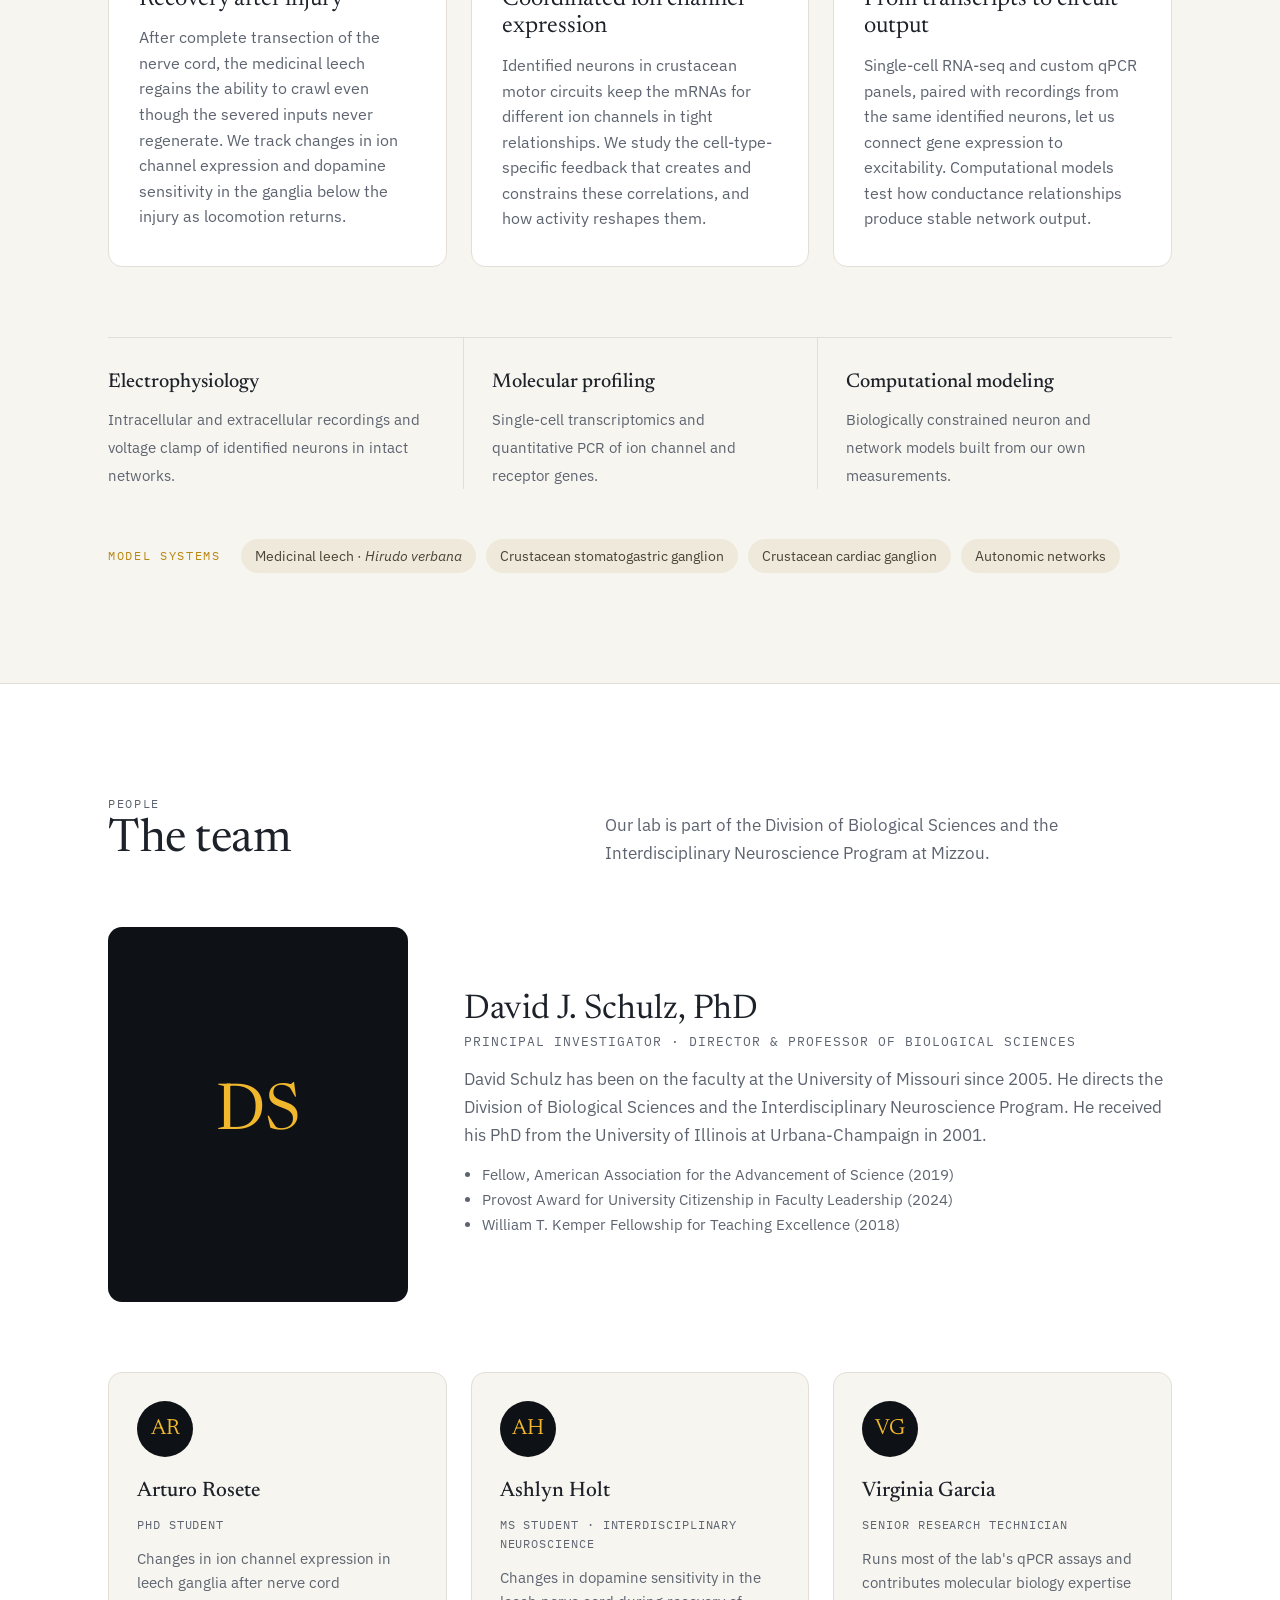
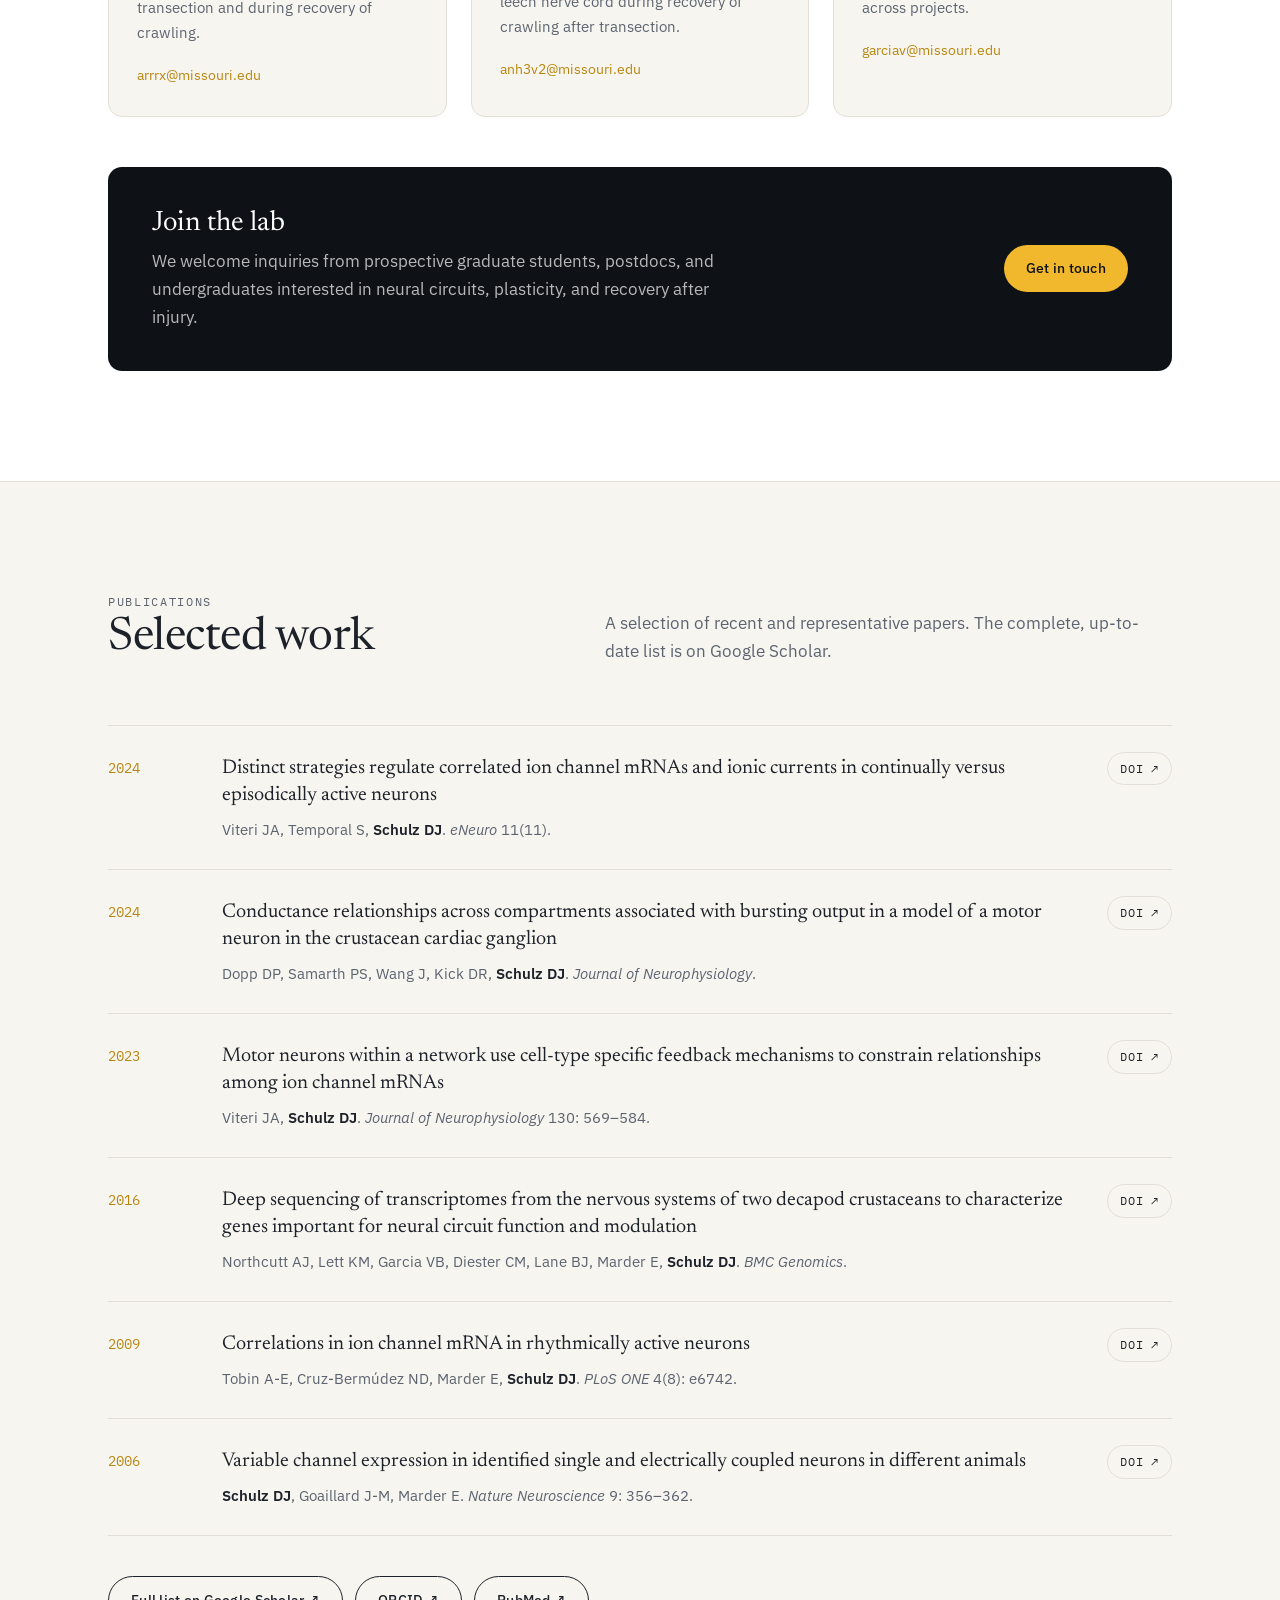
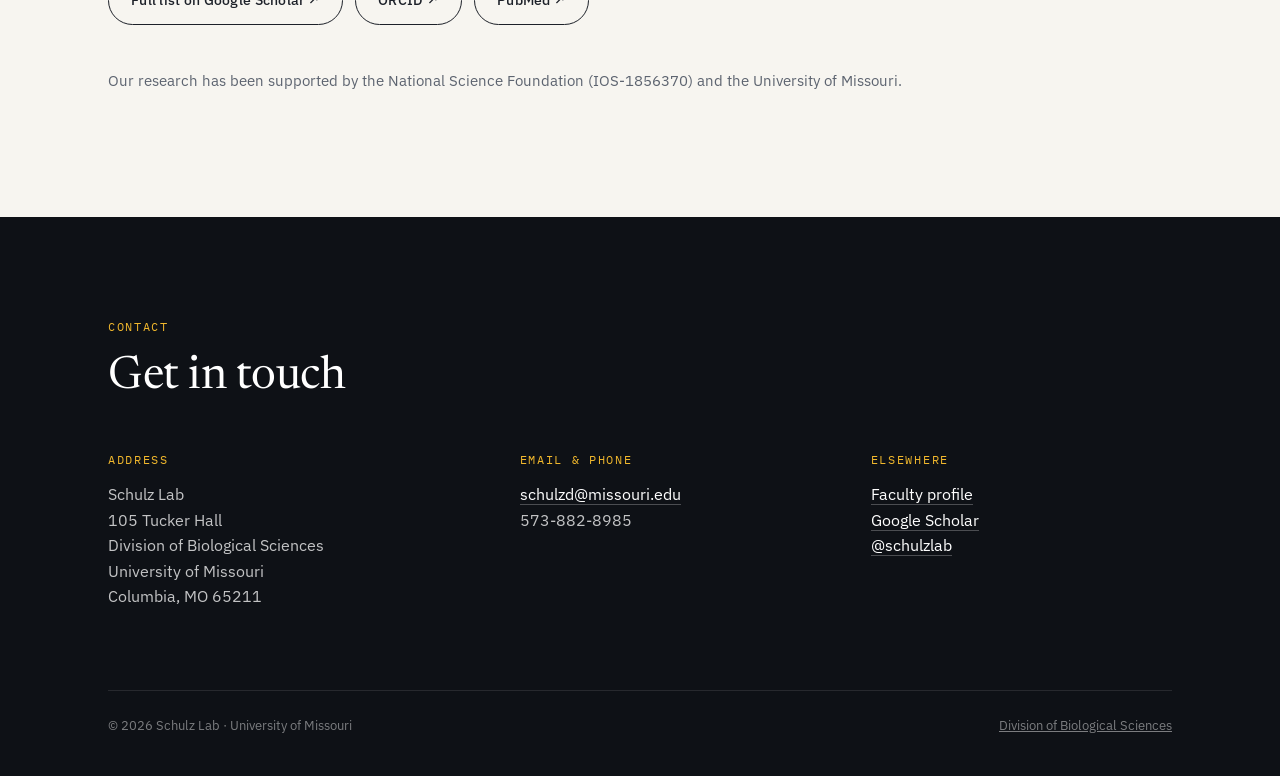
<file: index2.html>
<!DOCTYPE html>
<html lang="en">
<head>
  <meta charset="UTF-8">
  <meta name="viewport" content="width=device-width, initial-scale=1">
  <title>Schulz Lab · Neural Network Plasticity · University of Missouri</title>
  <meta name="description" content="The Schulz Lab at the University of Missouri studies how neurons and neural networks balance plasticity and stability, and how circuits recover after injury.">
  <link rel="preconnect" href="https://fonts.googleapis.com">
  <link rel="preconnect" href="https://fonts.gstatic.com" crossorigin>
  <link href="https://fonts.googleapis.com/css2?family=Newsreader:ital,opsz,wght@0,6..72,400;0,6..72,500;1,6..72,400&family=IBM+Plex+Sans:wght@400;500;600&family=IBM+Plex+Mono:wght@400;500&display=swap" rel="stylesheet">

  <style>
    /* =========================================================
       COLORS & FONTS — change these to restyle the whole site
       ========================================================= */
    :root {
      --ink: #0e1116;          /* dark background (hero, footer) */
      --ink-2: #171b22;
      --paper: #f7f5f0;        /* main page background */
      --white: #ffffff;
      --text: #1d2129;
      --muted: #5d6470;
      --line: #e3dfd6;
      --gold: #f1b82d;         /* Mizzou gold accent */
      --gold-deep: #b9860f;
      --serif: "Newsreader", Georgia, serif;
      --sans: "IBM Plex Sans", system-ui, sans-serif;
      --mono: "IBM Plex Mono", ui-monospace, monospace;
      --max: 1120px;
    }

    *, *::before, *::after { box-sizing: border-box; }
    html { scroll-behavior: smooth; scroll-padding-top: 72px; }
    body {
      margin: 0; background: var(--paper); color: var(--text);
      font-family: var(--sans); font-size: 17px; line-height: 1.65;
      -webkit-font-smoothing: antialiased;
    }
    img { max-width: 100%; display: block; }
    a { color: inherit; }
    .wrap { max-width: var(--max); margin: 0 auto; padding: 0 28px; }

    .eyebrow {
      font-family: var(--mono); font-size: 12px; letter-spacing: .14em;
      text-transform: uppercase; color: var(--gold-deep); margin: 0 0 14px;
    }
    h1, h2, h3 { font-family: var(--serif); font-weight: 400; line-height: 1.15; margin: 0; }
    h2 { font-size: clamp(32px, 4vw, 46px); letter-spacing: -.01em; }
    h3 { font-size: 24px; }

    /* ---------- Navigation ---------- */
    .nav {
      position: fixed; inset: 0 0 auto 0; z-index: 50;
      transition: background .3s, border-color .3s;
      border-bottom: 1px solid transparent;
    }
    .nav.scrolled { background: rgba(14,17,22,.92); backdrop-filter: blur(10px); border-color: rgba(255,255,255,.08); }
    .nav .wrap { display: flex; align-items: center; justify-content: space-between; height: 68px; }
    .brand { color: #fff; text-decoration: none; font-family: var(--serif); font-size: 22px; }
    .brand span { color: var(--gold); }
    .nav ul { list-style: none; display: flex; gap: 30px; margin: 0; padding: 0; }
    .nav ul a {
      color: rgba(255,255,255,.75); text-decoration: none; font-size: 14px;
      letter-spacing: .02em; transition: color .2s;
    }
    .nav ul a:hover { color: var(--gold); }
    .menu-btn { display: none; background: none; border: 0; color: #fff; font-size: 26px; cursor: pointer; }

    /* ---------- Hero ---------- */
    .hero {
      background: radial-gradient(1200px 600px at 80% 0%, #1d2430 0%, var(--ink) 60%);
      color: #fff; padding: 150px 0 0; position: relative; overflow: hidden;
    }
    .hero .eyebrow { color: var(--gold); }
    .hero h1 { font-size: clamp(40px, 6vw, 72px); max-width: 14ch; letter-spacing: -.02em; }
    .hero h1 em { color: var(--gold); font-style: italic; }
    .hero p.lede { max-width: 58ch; color: rgba(255,255,255,.72); font-size: 19px; margin: 26px 0 36px; }
    .btns { display: flex; gap: 14px; flex-wrap: wrap; }
    .btn {
      display: inline-block; padding: 12px 22px; border-radius: 999px; text-decoration: none;
      font-size: 14px; font-weight: 500; letter-spacing: .02em; transition: all .2s;
    }
    .btn-gold { background: var(--gold); color: var(--ink); }
    .btn-gold:hover { background: #ffcb4d; }
    .btn-ghost { border: 1px solid rgba(255,255,255,.3); color: #fff; }
    .btn-ghost:hover { border-color: var(--gold); color: var(--gold); }
    .btn-dark { border: 1px solid var(--text); color: var(--text); }
    .btn-dark:hover { background: var(--text); color: #fff; }

    .traces { margin-top: 70px; position: relative; }
    .traces svg { width: 100%; height: 190px; display: block; }
    .traces path { fill: none; stroke-width: 1.25; stroke-linejoin: round; stroke-linecap: round; }

    /* ---------- Sections ---------- */
    section { padding: 110px 0; }
    .section-head { display: grid; grid-template-columns: 1fr 1.3fr; gap: 60px; align-items: end; margin-bottom: 60px; }
    .section-head p { color: var(--muted); margin: 0; }

    /* Research */
    .themes { display: grid; grid-template-columns: repeat(3, 1fr); gap: 24px; }
    .theme {
      background: var(--white); border: 1px solid var(--line); border-radius: 14px;
      padding: 34px 30px; position: relative; transition: transform .25s, box-shadow .25s;
    }
    .theme:hover { transform: translateY(-4px); box-shadow: 0 18px 40px -20px rgba(0,0,0,.25); }
    .theme .num { font-family: var(--mono); font-size: 12px; color: var(--gold-deep); letter-spacing: .1em; }
    .theme h3 { margin: 14px 0 12px; }
    .theme p { color: var(--muted); font-size: 15.5px; margin: 0; }
    .theme .icon { display: block; width: 44px; height: 44px; margin-bottom: 22px; }
    /* Small specimen image in place of an icon; sits at the card's top-right so the card barely grows */
    .theme .theme-img {
      position: absolute; top: 18px; right: 18px; width: auto; height: 76px;
      transition: transform .4s ease;
    }
    .theme:hover .theme-img { transform: translateX(4px) rotate(-2deg); }
    .theme .theme-img + .num { display: inline-block; margin-top: 72px; }

    .approach {
      margin-top: 70px; display: grid; grid-template-columns: repeat(3, 1fr);
      border-top: 1px solid var(--line);
    }
    .approach div { padding: 28px 28px 0 0; }
    .approach div + div { padding-left: 28px; border-left: 1px solid var(--line); }
    .approach strong { display: block; font-family: var(--serif); font-weight: 500; font-size: 20px; margin-bottom: 6px; }
    .approach span { color: var(--muted); font-size: 15px; }

    .systems { margin-top: 50px; display: flex; flex-wrap: wrap; gap: 10px; align-items: center; }
    .systems .eyebrow { margin: 0 10px 0 0; }
    .chip {
      font-size: 13.5px; padding: 6px 14px; border-radius: 999px;
      background: #efe9dc; color: #4a4232;
    }

    /* People */
    #people { background: var(--white); border-top: 1px solid var(--line); border-bottom: 1px solid var(--line); }
    .pi { display: grid; grid-template-columns: 300px 1fr; gap: 56px; align-items: center; margin-bottom: 70px; }
    .pi-photo {
      aspect-ratio: 4/5; border-radius: 14px; overflow: hidden; background: var(--ink);
      display: grid; place-items: center; color: var(--gold); font-family: var(--serif); font-size: 64px;
    }
    .pi-photo { position: relative; }
    .pi-photo img { position: absolute; inset: 0; width: 100%; height: 100%; object-fit: cover; object-position: center 20%; }
    .pi h3 { font-size: 34px; }
    .role { font-family: var(--mono); font-size: 12.5px; letter-spacing: .08em; text-transform: uppercase; color: var(--gold-deep); margin: 8px 0 18px; }
    .pi p { color: var(--muted); margin: 0 0 14px; }
    .pi ul { padding-left: 18px; color: var(--muted); font-size: 15px; margin: 0; }

    .team { display: grid; grid-template-columns: repeat(3, 1fr); gap: 24px; }
    .member { border: 1px solid var(--line); border-radius: 14px; padding: 28px; background: var(--paper); }
    .avatar {
      width: 56px; height: 56px; border-radius: 50%; background: var(--ink); color: var(--gold);
      display: grid; place-items: center; font-family: var(--serif); font-size: 22px; margin-bottom: 18px; overflow: hidden;
    }
    .avatar img { width: 100%; height: 100%; object-fit: cover; }
    .member h4 { font-family: var(--serif); font-weight: 500; font-size: 21px; margin: 0; }
    .member .role { margin: 6px 0 12px; font-size: 11.5px; }
    .member p { color: var(--muted); font-size: 15px; margin: 0 0 14px; }
    .member a { font-size: 14px; color: var(--gold-deep); text-decoration: none; }
    .member a:hover { text-decoration: underline; }

    .join {
      margin-top: 50px; background: var(--ink); color: #fff; border-radius: 14px;
      padding: 40px 44px; display: flex; justify-content: space-between; align-items: center; gap: 30px; flex-wrap: wrap;
    }
    .join h3 { font-size: 28px; }
    .join p { color: rgba(255,255,255,.7); margin: 8px 0 0; max-width: 60ch; }

    /* Publications */
    .pubs { list-style: none; padding: 0; margin: 0; border-top: 1px solid var(--line); }
    .pub { display: grid; grid-template-columns: 90px 1fr auto; gap: 24px; padding: 26px 0; border-bottom: 1px solid var(--line); align-items: baseline; }
    .pub .year { font-family: var(--mono); font-size: 14px; color: var(--gold-deep); }
    .pub .title { font-family: var(--serif); font-size: 20px; line-height: 1.35; display: block; margin-bottom: 6px; }
    .pub .authors { color: var(--muted); font-size: 14.5px; }
    .pub .authors b { color: var(--text); font-weight: 600; }
    .pub .journal { font-style: italic; }
    .pub a.link {
      font-family: var(--mono); font-size: 12px; letter-spacing: .06em; text-decoration: none;
      border: 1px solid var(--line); padding: 6px 12px; border-radius: 999px; white-space: nowrap; transition: all .2s;
    }
    .pub a.link:hover { border-color: var(--text); background: var(--text); color: #fff; }
    .pub-more { display: flex; gap: 12px; flex-wrap: wrap; margin-top: 40px; }
    .funding { margin-top: 44px; color: var(--muted); font-size: 14.5px; }

    /* Contact / footer */
    footer { background: var(--ink); color: rgba(255,255,255,.75); padding: 100px 0 40px; }
    footer h2 { color: #fff; }
    .contact-grid { display: grid; grid-template-columns: 1.2fr 1fr 1fr; gap: 50px; margin-top: 46px; }
    .contact-grid h5 { font-family: var(--mono); font-weight: 400; font-size: 12px; letter-spacing: .14em; text-transform: uppercase; color: var(--gold); margin: 0 0 12px; }
    .contact-grid p { margin: 0; font-size: 15.5px; }
    .contact-grid a { color: #fff; text-decoration: none; border-bottom: 1px solid rgba(255,255,255,.25); }
    .contact-grid a:hover { border-color: var(--gold); color: var(--gold); }
    .legal { margin-top: 80px; padding-top: 24px; border-top: 1px solid rgba(255,255,255,.1); font-size: 13px; display: flex; justify-content: space-between; flex-wrap: wrap; gap: 10px; color: rgba(255,255,255,.45); }

    /* Fade-in on scroll */
    .reveal { opacity: 0; transform: translateY(18px); transition: opacity .7s ease, transform .7s ease; }
    .reveal.in { opacity: 1; transform: none; }

    /* ---------- Phones & tablets ---------- */
    @media (max-width: 900px) {
      .section-head, .pi, .contact-grid { grid-template-columns: 1fr; gap: 28px; }
      .themes, .team, .approach { grid-template-columns: 1fr; }
      .approach div, .approach div + div { padding: 22px 0; border-left: 0; border-bottom: 1px solid var(--line); }
      .pi-photo { max-width: 260px; }
      .pub { grid-template-columns: 1fr; gap: 8px; }
      .menu-btn { display: block; }
      .nav ul {
        display: none; position: absolute; top: 68px; left: 0; right: 0; flex-direction: column;
        gap: 0; background: var(--ink); padding: 10px 28px 20px;
      }
      .nav ul.open { display: flex; }
      .nav ul a { display: block; padding: 12px 0; font-size: 16px; }
      .nav { background: rgba(14,17,22,.92); }
      section { padding: 80px 0; }
    }
    @media (prefers-reduced-motion: reduce) {
      .reveal { opacity: 1; transform: none; transition: none; }
      .traces path { animation: none !important; }
    }
  </style>
</head>
<body>

  <!-- ===================== NAVIGATION ===================== -->
  <nav class="nav" id="nav">
    <div class="wrap">
      <a href="#top" class="brand">Schulz <span>Lab</span></a>
      <button class="menu-btn" id="menuBtn" aria-label="Open menu">&#9776;</button>
      <ul id="menu">
        <li><a href="#research">Research</a></li>
        <li><a href="#people">People</a></li>
        <li><a href="#publications">Publications</a></li>
        <li><a href="#contact">Contact</a></li>
      </ul>
    </div>
  </nav>

  <!-- ===================== HERO ===================== -->
  <header class="hero" id="top">
    <div class="wrap">
      <p class="eyebrow">Division of Biological Sciences · University of Missouri</p>
      <h1>From spikes to transcripts: How <em>circuits</em> recover when their inputs don’t.</h1>
      <p class="lede">
        We study how neurons and networks balance plasticity with stability, and what happens to
        uninjured circuits when the inputs they depend on are lost. Our work combines electrophysiology,
        single-cell molecular profiling, and computational modeling.
      </p>
      <div class="btns">
        <a class="btn btn-gold" href="#research">Explore our research</a>
        <a class="btn btn-ghost" href="#publications">Publications</a>
      </div>
    </div>

    <!-- Animated triphasic rhythm (decorative) -->
    <div class="traces" aria-hidden="true">
      <svg id="traceSvg" viewBox="0 0 1400 190" preserveAspectRatio="none"></svg>
    </div>
  </header>

  <!-- ===================== RESEARCH ===================== -->
  <section id="research">
    <div class="wrap">
      <div class="section-head reveal">
        <div>
          <p class="eyebrow">Research</p>
          <h2>Plasticity and stability in small neural networks</h2>
        </div>
        <p>
          Injury or disease in one part of the nervous system can reshape networks downstream that were never
          directly damaged. We ask how loss of input changes the properties of neurons within a network, and how
          those changes help, or hinder, recovery of function.
        </p>
      </div>

      <div class="themes">
        <!-- Theme 1 — copy a whole <article> block to add another theme -->
        <article class="theme reveal">
          <img class="theme-img" src="images/leech.webp" alt="Illustration of the medicinal leech, Hirudo verbana" width="480" height="270" loading="lazy">
          <span class="num">01</span>
          <h3>Recovery after injury</h3>
          <p>
            After complete transection of the nerve cord, the medicinal leech regains the ability to crawl even
            though the severed inputs never regenerate. We track changes in ion channel expression and dopamine
            sensitivity in the ganglia below the injury as locomotion returns.
          </p>
        </article>

        <article class="theme reveal">
          <img class="theme-img" src="images/crab.webp" alt="Illustration of a crab" width="420" height="284" loading="lazy">
          <span class="num">02</span>
          <h3>Coordinated ion channel expression</h3>
          <p>
            Identified neurons in crustacean motor circuits keep the mRNAs for different ion channels in tight
            relationships. We study the cell-type-specific feedback that creates and constrains these correlations,
            and how activity reshapes them.
          </p>
        </article>

        <article class="theme reveal">
          <img class="theme-img" src="images/transcripts-circuit.webp" alt="Volcano plot of differential gene expression beside a diagram of the stomatogastric ganglion circuit" width="720" height="316" loading="lazy">
          <span class="num">03</span>
          <h3>From transcripts to circuit output</h3>
          <p>
            Single-cell RNA-seq and custom qPCR panels, paired with recordings from the same identified neurons,
            let us connect gene expression to excitability. Computational models test how conductance
            relationships produce stable network output.
          </p>
        </article>
      </div>

      <div class="approach reveal">
        <div><strong>Electrophysiology</strong><span>Intracellular and extracellular recordings and voltage clamp of identified neurons in intact networks.</span></div>
        <div><strong>Molecular profiling</strong><span>Single-cell transcriptomics and quantitative PCR of ion channel and receptor genes.</span></div>
        <div><strong>Computational modeling</strong><span>Biologically constrained neuron and network models built from our own measurements.</span></div>
      </div>

      <div class="systems reveal">
        <p class="eyebrow">Model systems</p>
        <span class="chip">Medicinal leech · <i>Hirudo verbana</i></span>
        <span class="chip">Crustacean stomatogastric ganglion</span>
        <span class="chip">Crustacean cardiac ganglion</span>
        <span class="chip">Autonomic networks</span>
      </div>
    </div>
  </section>

  <!-- ===================== PEOPLE ===================== -->
  <section id="people">
    <div class="wrap">
      <div class="section-head reveal">
        <div>
          <p class="eyebrow">People</p>
          <h2>The team</h2>
        </div>
        <p>Our lab is part of the Division of Biological Sciences and the Interdisciplinary Neuroscience Program at Mizzou.</p>
      </div>

      <div class="pi reveal">
        <div class="pi-photo">
          <!-- To use your own photo: put it in the "images" folder and change src to "images/schulz.jpg" -->
          <img src="https://biology.missouri.edu/sites/default/files/people-profile-images/20250528_david_schulz-2.jpg"
               alt="David J. Schulz" onerror="this.remove()">
          DS
        </div>
        <div>
          <h3>David J. Schulz, PhD</h3>
          <p class="role">Principal Investigator · Director &amp; Professor of Biological Sciences</p>
          <p>
            David Schulz has been on the faculty at the University of Missouri since 2005. He directs the Division of
            Biological Sciences and the Interdisciplinary Neuroscience Program. He received his PhD from the
            University of Illinois at Urbana-Champaign in 2001.
          </p>
          <ul>
            <li>Fellow, American Association for the Advancement of Science (2019)</li>
            <li>Provost Award for University Citizenship in Faculty Leadership (2024)</li>
            <li>William T. Kemper Fellowship for Teaching Excellence (2018)</li>
          </ul>
        </div>
      </div>

      <div class="team">
        <!-- ===== LAB MEMBER — copy from here ===== -->
        <div class="member reveal">
          <div class="avatar">AR</div>
          <h4>Arturo Rosete</h4>
          <p class="role">PhD Student</p>
          <p>Changes in ion channel expression in leech ganglia after nerve cord transection and during recovery of crawling.</p>
          <a href="mailto:arrrx@missouri.edu">arrrx@missouri.edu</a>
        </div>
        <!-- ===== ...to here, then paste and edit ===== -->

        <div class="member reveal">
          <div class="avatar">AH</div>
          <h4>Ashlyn Holt</h4>
          <p class="role">MS Student · Interdisciplinary Neuroscience</p>
          <p>Changes in dopamine sensitivity in the leech nerve cord during recovery of crawling after transection.</p>
          <a href="mailto:anh3v2@missouri.edu">anh3v2@missouri.edu</a>
        </div>

        <div class="member reveal">
          <div class="avatar">VG</div>
          <h4>Virginia Garcia</h4>
          <p class="role">Senior Research Technician</p>
          <p>Runs most of the lab's qPCR assays and contributes molecular biology expertise across projects.</p>
          <a href="mailto:garciav@missouri.edu">garciav@missouri.edu</a>
        </div>
      </div>

      <div class="join reveal">
        <div>
          <h3>Join the lab</h3>
          <p>We welcome inquiries from prospective graduate students, postdocs, and undergraduates interested in neural circuits, plasticity, and recovery after injury.</p>
        </div>
        <a class="btn btn-gold" href="mailto:schulzd@missouri.edu?subject=Joining%20the%20Schulz%20Lab">Get in touch</a>
      </div>
    </div>
  </section>

  <!-- ===================== PUBLICATIONS ===================== -->
  <section id="publications">
    <div class="wrap">
      <div class="section-head reveal">
        <div>
          <p class="eyebrow">Publications</p>
          <h2>Selected work</h2>
        </div>
        <p>A selection of recent and representative papers. The complete, up-to-date list is on Google Scholar.</p>
      </div>

      <ol class="pubs">
        <!-- ===== PUBLICATION — copy from here ===== -->
        <li class="pub reveal">
          <span class="year">2024</span>
          <div>
            <span class="title">Distinct strategies regulate correlated ion channel mRNAs and ionic currents in continually versus episodically active neurons</span>
            <span class="authors">Viteri JA, Temporal S, <b>Schulz DJ</b>. <span class="journal">eNeuro</span> 11(11).</span>
          </div>
          <a class="link" href="https://doi.org/10.1523/ENEURO.0320-24.2024" target="_blank" rel="noopener">DOI ↗</a>
        </li>
        <!-- ===== ...to here, paste at the TOP of the list for new papers ===== -->

        <li class="pub reveal">
          <span class="year">2024</span>
          <div>
            <span class="title">Conductance relationships across compartments associated with bursting output in a model of a motor neuron in the crustacean cardiac ganglion</span>
            <span class="authors">Dopp DP, Samarth PS, Wang J, Kick DR, <b>Schulz DJ</b>. <span class="journal">Journal of Neurophysiology</span>.</span>
          </div>
          <a class="link" href="https://doi.org/10.1152/jn.00324.2024" target="_blank" rel="noopener">DOI ↗</a>
        </li>

        <li class="pub reveal">
          <span class="year">2023</span>
          <div>
            <span class="title">Motor neurons within a network use cell-type specific feedback mechanisms to constrain relationships among ion channel mRNAs</span>
            <span class="authors">Viteri JA, <b>Schulz DJ</b>. <span class="journal">Journal of Neurophysiology</span> 130: 569–584.</span>
          </div>
          <a class="link" href="https://doi.org/10.1152/jn.00098.2023" target="_blank" rel="noopener">DOI ↗</a>
        </li>

        <li class="pub reveal">
          <span class="year">2016</span>
          <div>
            <span class="title">Deep sequencing of transcriptomes from the nervous systems of two decapod crustaceans to characterize genes important for neural circuit function and modulation</span>
            <span class="authors">Northcutt AJ, Lett KM, Garcia VB, Diester CM, Lane BJ, Marder E, <b>Schulz DJ</b>. <span class="journal">BMC Genomics</span>.</span>
          </div>
          <a class="link" href="https://doi.org/10.1186/s12864-016-3215-z" target="_blank" rel="noopener">DOI ↗</a>
        </li>

        <li class="pub reveal">
          <span class="year">2009</span>
          <div>
            <span class="title">Correlations in ion channel mRNA in rhythmically active neurons</span>
            <span class="authors">Tobin A-E, Cruz-Bermúdez ND, Marder E, <b>Schulz DJ</b>. <span class="journal">PLoS ONE</span> 4(8): e6742.</span>
          </div>
          <a class="link" href="https://doi.org/10.1371/journal.pone.0006742" target="_blank" rel="noopener">DOI ↗</a>
        </li>

        <li class="pub reveal">
          <span class="year">2006</span>
          <div>
            <span class="title">Variable channel expression in identified single and electrically coupled neurons in different animals</span>
            <span class="authors"><b>Schulz DJ</b>, Goaillard J-M, Marder E. <span class="journal">Nature Neuroscience</span> 9: 356–362.</span>
          </div>
          <a class="link" href="https://doi.org/10.1038/nn1639" target="_blank" rel="noopener">DOI ↗</a>
        </li>
      </ol>

      <div class="pub-more reveal">
        <a class="btn btn-dark" href="https://scholar.google.com/citations?user=PdJpgxkAAAAJ&amp;hl=en&amp;view_op=list_works&amp;sortby=pubdate" target="_blank" rel="noopener">Full list on Google Scholar ↗</a>
        <a class="btn btn-dark" href="https://orcid.org/0000-0003-4532-5362" target="_blank" rel="noopener">ORCID ↗</a>
        <a class="btn btn-dark" href="https://pubmed.ncbi.nlm.nih.gov/?term=Schulz+DJ%5BAuthor%5D+AND+Missouri" target="_blank" rel="noopener">PubMed ↗</a>
      </div>

      <p class="funding reveal">Our research has been supported by the National Science Foundation (IOS-1856370) and the University of Missouri.</p>
    </div>
  </section>

  <!-- ===================== CONTACT / FOOTER ===================== -->
  <footer id="contact">
    <div class="wrap">
      <p class="eyebrow" style="color:var(--gold)">Contact</p>
      <h2>Get in touch</h2>
      <div class="contact-grid">
        <div>
          <h5>Address</h5>
          <p>Schulz Lab<br>105 Tucker Hall<br>Division of Biological Sciences<br>University of Missouri<br>Columbia, MO 65211</p>
        </div>
        <div>
          <h5>Email &amp; phone</h5>
          <p><a href="mailto:schulzd@missouri.edu">schulzd@missouri.edu</a><br>573-882-8985</p>
        </div>
        <div>
          <h5>Elsewhere</h5>
          <p>
            <a href="https://biology.missouri.edu/people/schulz" target="_blank" rel="noopener">Faculty profile</a><br>
            <a href="https://scholar.google.com/citations?user=PdJpgxkAAAAJ&amp;hl=en" target="_blank" rel="noopener">Google Scholar</a><br>
            <a href="https://twitter.com/schulzlab" target="_blank" rel="noopener">@schulzlab</a>
          </p>
        </div>
      </div>
      <div class="legal">
        <span>© <span id="year"></span> Schulz Lab · University of Missouri</span>
        <span><a href="https://biology.missouri.edu" style="color:inherit">Division of Biological Sciences</a></span>
      </div>
    </div>
  </footer>

  <script>
    // Footer year
    document.getElementById('year').textContent = new Date().getFullYear();

    // Nav background on scroll + mobile menu
    const nav = document.getElementById('nav');
    const menu = document.getElementById('menu');
    window.addEventListener('scroll', () => nav.classList.toggle('scrolled', window.scrollY > 40));
    document.getElementById('menuBtn').addEventListener('click', () => menu.classList.toggle('open'));
    menu.querySelectorAll('a').forEach(a => a.addEventListener('click', () => menu.classList.remove('open')));

    // Fade sections in as they scroll into view
    const io = new IntersectionObserver(entries => {
      entries.forEach(e => { if (e.isIntersecting) { e.target.classList.add('in'); io.unobserve(e.target); } });
    }, { threshold: 0.12 });
    document.querySelectorAll('.reveal').forEach(el => io.observe(el));

    // Hero: three phase-shifted bursting neurons, drawn like intracellular recordings
    (function () {
      const svg = document.getElementById('traceSvg');
      const NS = 'http://www.w3.org/2000/svg';
      const period = 280;              // px per cycle
      const loop = period * 2;         // pattern repeats every 2 cycles (seamless scroll)
      const W = loop * 5;
      const step = 0.5;

      // small deterministic random generator so the drawing is identical every load
      function rng(seed) { return () => (seed = (seed * 16807) % 2147483647) / 2147483647; }

      const rows = [
        { y: 34,  phase: 0.00, color: '#f1b82d',               n: [8, 7],  dur: 0.27, amp: 22, seed: 11 },
        { y: 96,  phase: 0.40, color: 'rgba(255,255,255,.78)', n: [6, 7],  dur: 0.22, amp: 20, seed: 23 },
        { y: 158, phase: 0.64, color: 'rgba(255,255,255,.40)', n: [9, 10], dur: 0.30, amp: 18, seed: 37 }
      ];

      const sig = x => 1 / (1 + Math.exp(-x));
      const gauss = (x, m, s) => Math.exp(-((x - m) * (x - m)) / (2 * s * s));

      function build(r) {
        const rand = rng(r.seed);
        // spike times (px within a cycle) for the two cycle variants
        const cycles = [0, 1].map(k => {
          const n = r.n[k], D = r.dur * period * (0.95 + 0.1 * rand()), spikes = [];
          for (let i = 0; i < n; i++) {
            const f = (i + 0.6) / (n + 0.4);
            spikes.push({
              x: 4 + D * Math.pow(f, 1.3) + (rand() - 0.5) * 1.2,      // ISIs lengthen through the burst
              a: r.amp * (1 - 0.32 * f) * (0.92 + 0.12 * rand())       // spike amplitude attenuates
            });
          }
          return { D, spikes };
        });
        // smooth periodic noise
        const noise = new Float32Array(loop / step);
        for (let i = 0; i < noise.length; i++) noise[i] = rand() - 0.5;
        for (let pass = 0; pass < 3; pass++)
          for (let i = 0; i < noise.length; i++)
            noise[i] = (noise[(i - 1 + noise.length) % noise.length] + noise[i] + noise[(i + 1) % noise.length]) / 3;

        let d = '';
        for (let x = 0; x <= W; x += step) {
          const xs = x - r.phase * period + loop * 10;
          const cyc = Math.floor(xs / period), k = cyc % 2;
          const local = xs - cyc * period;                 // 0..period
          const C = cycles[k], D = C.D, t = local / period;
          // slow wave: plateau during burst, AHP trough, slow ramp back toward threshold
          let v = 9 * sig((local - 2) / 2.5) * sig((D + 6 - local) / 4);
          v -= 5.5 * gauss(local, D + 22, 13);
          v += 2.2 * sig((t - 0.75) / 0.08);                // pacemaker ramp before the next burst
          // spikes: fast rise, slightly slower fall, small undershoot
          for (const s of C.spikes) {
            const dt = local - s.x;
            if (dt > -4 && dt < 9) {
              v += s.a * (dt < 0 ? Math.exp(-(dt * dt) / 0.9) : Math.exp(-(dt * dt) / 2.2));
              v -= s.a * 0.12 * gauss(dt, 3.6, 1.4);
            }
          }
          v += noise[Math.round(((x % loop) + loop) % loop / step) % noise.length] * 1.6;
          const y = (r.y - v).toFixed(2);
          d += (d ? ' L' : 'M') + x + ' ' + y;
        }
        return d;
      }

      const g = document.createElementNS(NS, 'g');
      rows.forEach(r => {
        const p = document.createElementNS(NS, 'path');
        p.setAttribute('d', build(r));
        p.setAttribute('stroke', r.color);
        g.appendChild(p);
      });
      svg.appendChild(g);

      if (!window.matchMedia('(prefers-reduced-motion: reduce)').matches) {
        let off = 0, last = performance.now();
        (function frame(now) {
          off = (off + (now - last) * 0.036) % loop;   // ~36 px per second
          last = now;
          g.setAttribute('transform', `translate(${-off} 0)`);
          requestAnimationFrame(frame);
        })(last);
      }
    })();
  </script>
</body>
</html>
</file>
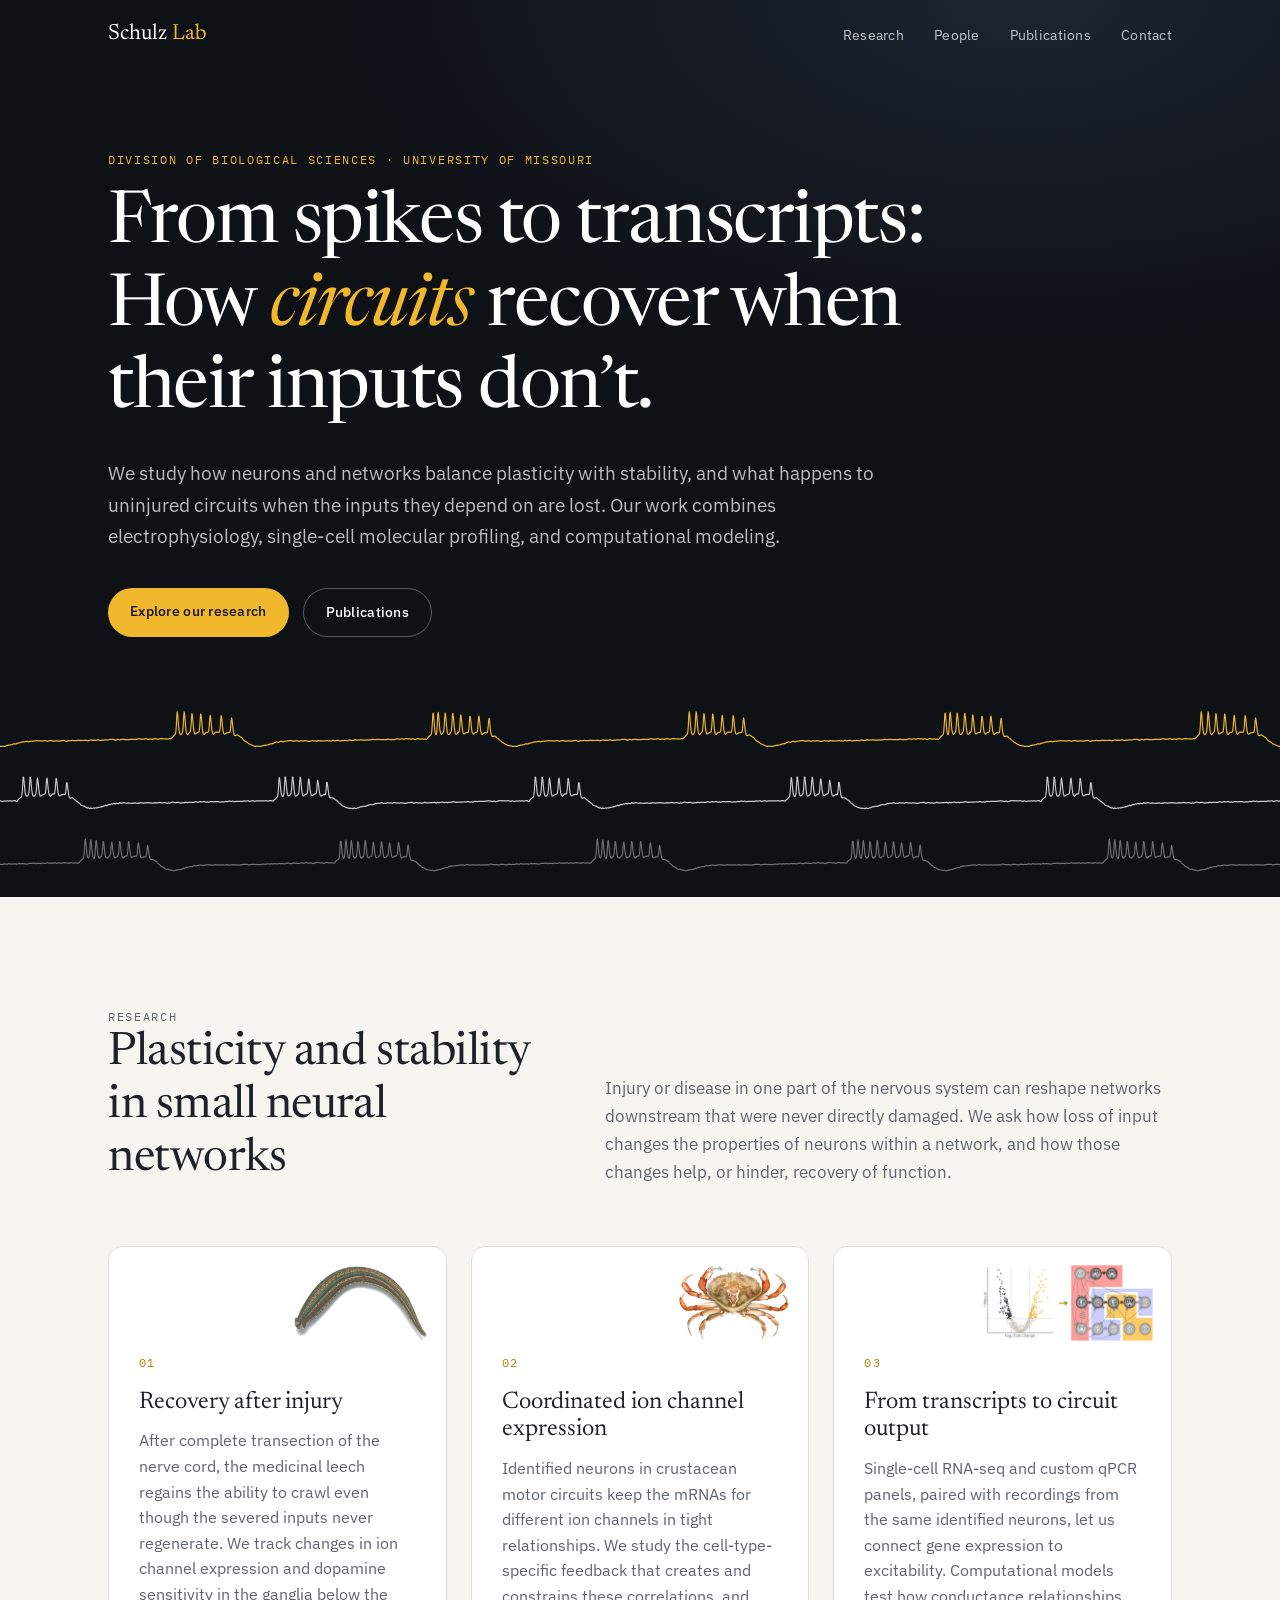
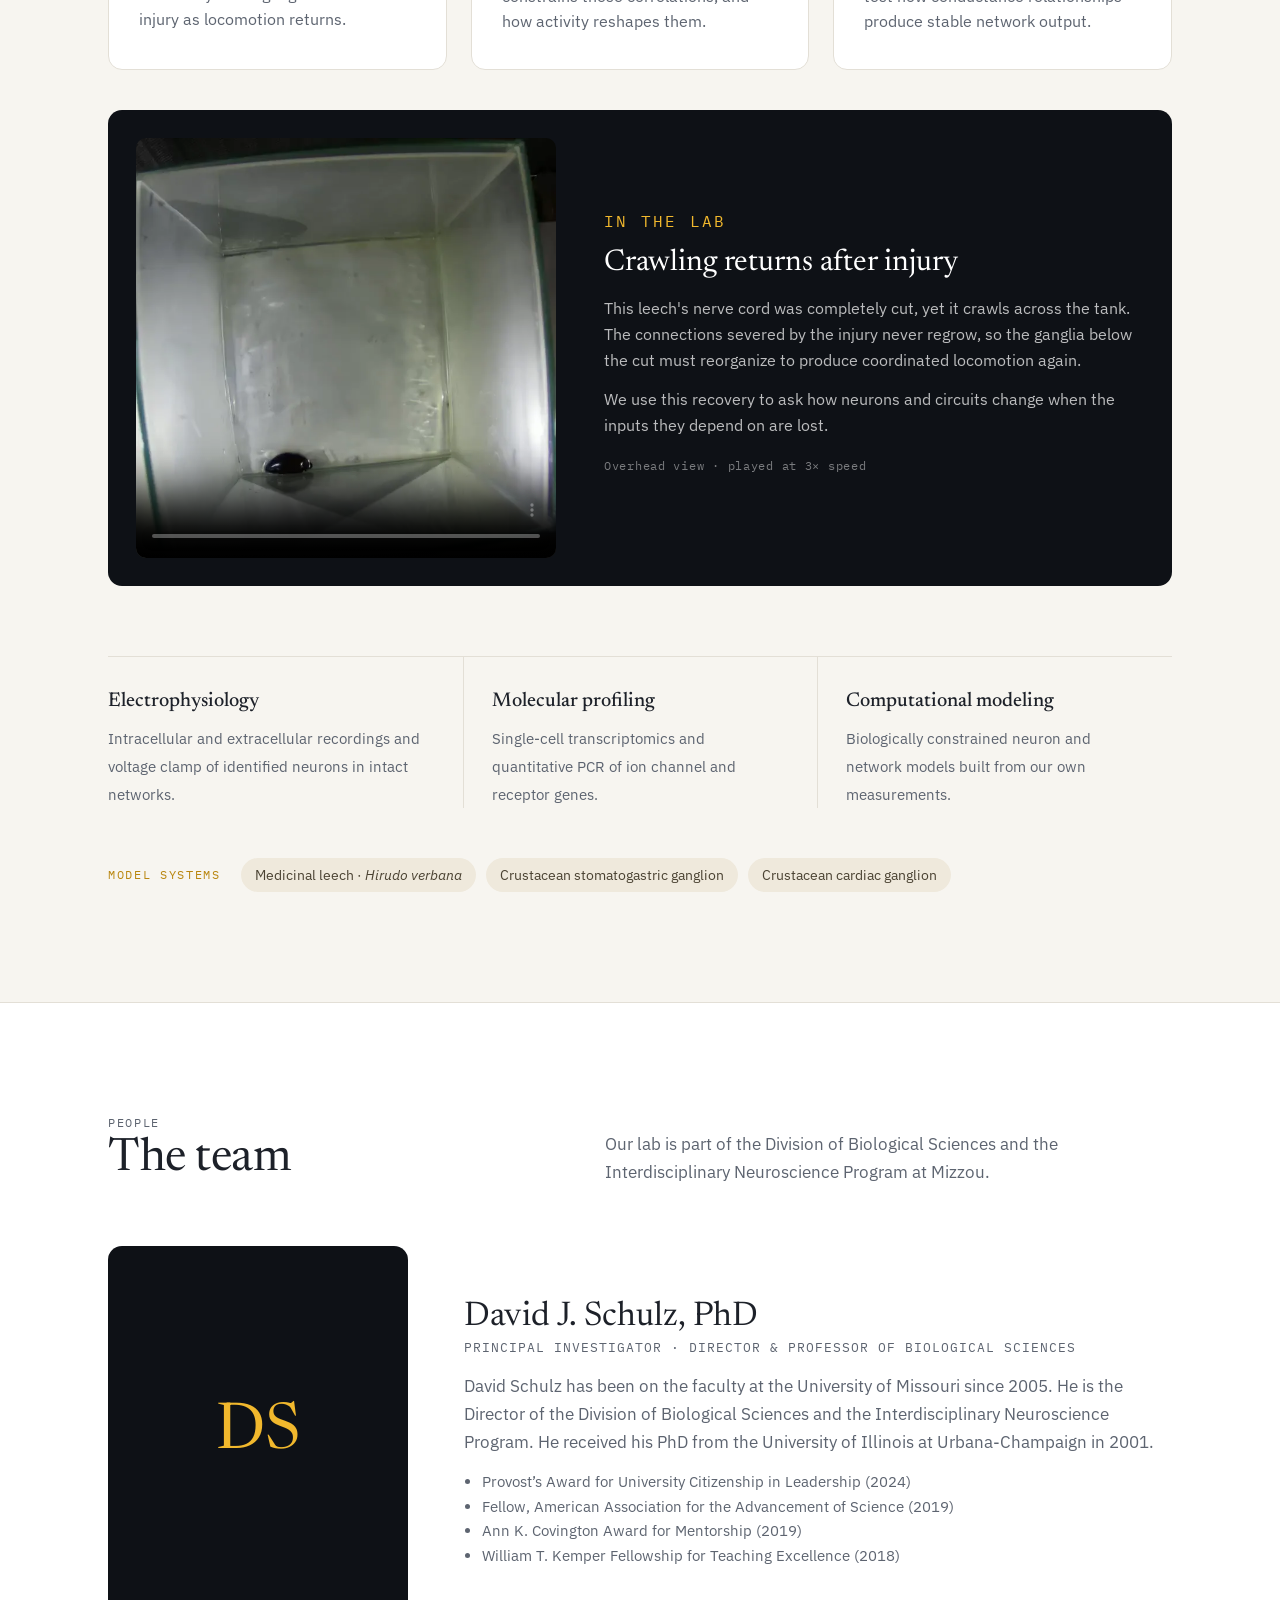
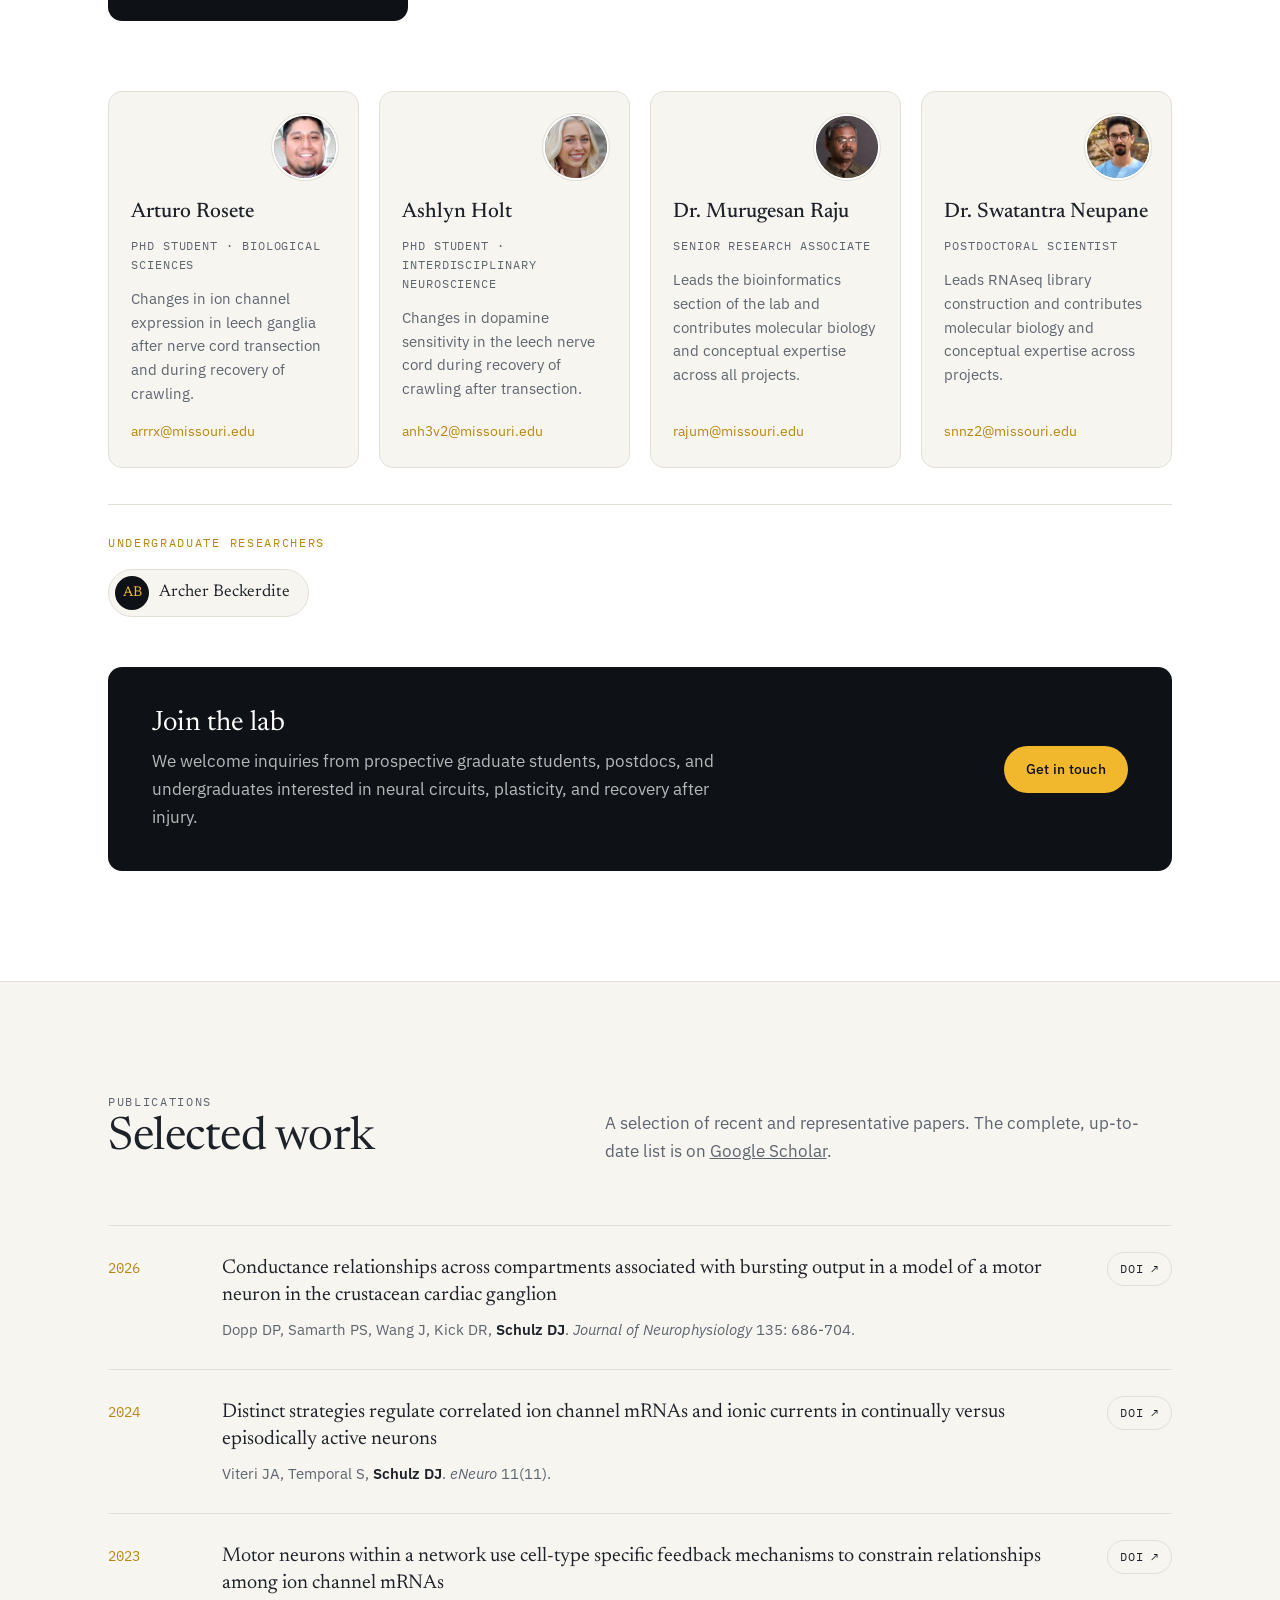
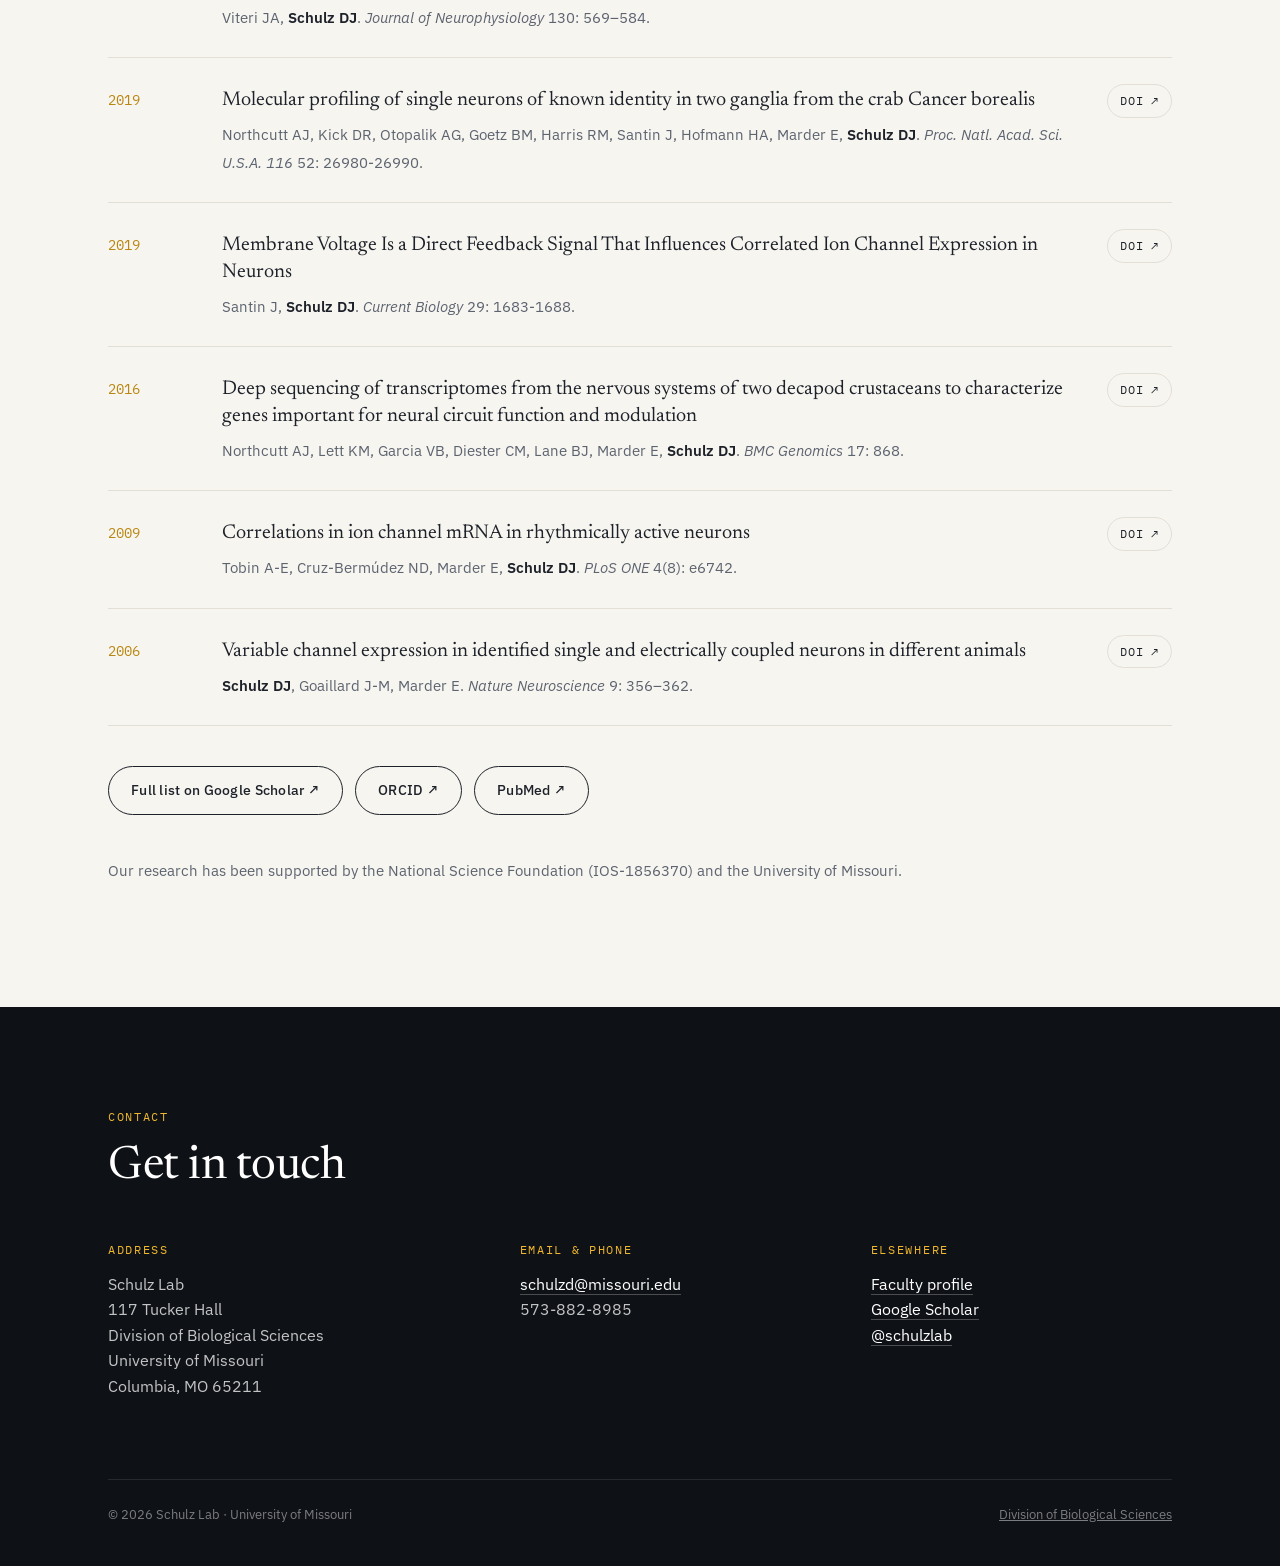
<file: indexBKUP.html>
<!DOCTYPE html>
<html lang="en">
<head>
  <meta charset="UTF-8">
  <meta name="viewport" content="width=device-width, initial-scale=1">
  <title>Schulz Lab · Neural Network Plasticity · University of Missouri</title>
  <meta name="description" content="The Schulz Lab at the University of Missouri studies how neurons and neural networks balance plasticity and stability, and how circuits recover after injury.">
  <link rel="preconnect" href="https://fonts.googleapis.com">
  <link rel="preconnect" href="https://fonts.gstatic.com" crossorigin>
  <link href="https://fonts.googleapis.com/css2?family=Newsreader:ital,opsz,wght@0,6..72,400;0,6..72,500;1,6..72,400&family=IBM+Plex+Sans:wght@400;500;600&family=IBM+Plex+Mono:wght@400;500&display=swap" rel="stylesheet">

  <style>
    /* =========================================================
       COLORS & FONTS — change these to restyle the whole site
       ========================================================= */
    :root {
      --ink: #0e1116;          /* dark background (hero, footer) */
      --ink-2: #171b22;
      --paper: #f7f5f0;        /* main page background */
      --white: #ffffff;
      --text: #1d2129;
      --muted: #5d6470;
      --line: #e3dfd6;
      --gold: #f1b82d;         /* Mizzou gold accent */
      --gold-deep: #b9860f;
      --serif: "Newsreader", Georgia, serif;
      --sans: "IBM Plex Sans", system-ui, sans-serif;
      --mono: "IBM Plex Mono", ui-monospace, monospace;
      --max: 1120px;
    }

    *, *::before, *::after { box-sizing: border-box; }
    html { scroll-behavior: smooth; scroll-padding-top: 72px; }
    body {
      margin: 0; background: var(--paper); color: var(--text);
      font-family: var(--sans); font-size: 17px; line-height: 1.65;
      -webkit-font-smoothing: antialiased;
    }
    img { max-width: 100%; display: block; }
    a { color: inherit; }
    .wrap { max-width: var(--max); margin: 0 auto; padding: 0 28px; }

    .eyebrow {
      font-family: var(--mono); font-size: 12px; letter-spacing: .14em;
      text-transform: uppercase; color: var(--gold-deep); margin: 0 0 14px;
    }
    h1, h2, h3 { font-family: var(--serif); font-weight: 400; line-height: 1.15; margin: 0; }
    h2 { font-size: clamp(32px, 4vw, 46px); letter-spacing: -.01em; }
    h3 { font-size: 24px; }

    /* ---------- Navigation ---------- */
    .nav {
      position: fixed; inset: 0 0 auto 0; z-index: 50;
      transition: background .3s, border-color .3s;
      border-bottom: 1px solid transparent;
    }
    .nav.scrolled { background: rgba(14,17,22,.92); backdrop-filter: blur(10px); border-color: rgba(255,255,255,.08); }
    .nav .wrap { display: flex; align-items: center; justify-content: space-between; height: 68px; }
    .brand { color: #fff; text-decoration: none; font-family: var(--serif); font-size: 22px; }
    .brand span { color: var(--gold); }
    .nav ul { list-style: none; display: flex; gap: 30px; margin: 0; padding: 0; }
    .nav ul a {
      color: rgba(255,255,255,.75); text-decoration: none; font-size: 14px;
      letter-spacing: .02em; transition: color .2s;
    }
    .nav ul a:hover { color: var(--gold); }
    .menu-btn { display: none; background: none; border: 0; color: #fff; font-size: 26px; cursor: pointer; }

    /* ---------- Hero ---------- */
    .hero {
      background: radial-gradient(1200px 600px at 80% 0%, #1d2430 0%, var(--ink) 60%);
      color: #fff; padding: 150px 0 0; position: relative; overflow: hidden;
    }
    .hero .eyebrow { color: var(--gold); }
    .hero h1 { font-size: clamp(40px, 6vw, 72px); max-width: 14ch; letter-spacing: -.02em; }
    .hero h1 em { color: var(--gold); font-style: italic; }
    .hero p.lede { max-width: 58ch; color: rgba(255,255,255,.72); font-size: 19px; margin: 26px 0 36px; }
    .btns { display: flex; gap: 14px; flex-wrap: wrap; }
    .btn {
      display: inline-block; padding: 12px 22px; border-radius: 999px; text-decoration: none;
      font-size: 14px; font-weight: 500; letter-spacing: .02em; transition: all .2s;
    }
    .btn-gold { background: var(--gold); color: var(--ink); }
    .btn-gold:hover { background: #ffcb4d; }
    .btn-ghost { border: 1px solid rgba(255,255,255,.3); color: #fff; }
    .btn-ghost:hover { border-color: var(--gold); color: var(--gold); }
    .btn-dark { border: 1px solid var(--text); color: var(--text); }
    .btn-dark:hover { background: var(--text); color: #fff; }

    /* Wider opening banner on computer screens only (phones keep the original layout) */
    @media (min-width: 901px) {
      .hero h1 { max-width: 22ch; }
      .hero p.lede { max-width: 72ch; }
    }
    .traces { margin-top: 70px; position: relative; }
    .traces svg { width: 100%; height: 190px; display: block; }
    .traces path { fill: none; stroke-width: 1.25; stroke-linejoin: round; stroke-linecap: round; }

    /* ---------- Sections ---------- */
    section { padding: 110px 0; }
    .section-head { display: grid; grid-template-columns: 1fr 1.3fr; gap: 60px; align-items: end; margin-bottom: 60px; }
    .section-head p { color: var(--muted); margin: 0; }

    /* Research */
    .themes { display: grid; grid-template-columns: repeat(3, 1fr); gap: 24px; }
    .theme {
      background: var(--white); border: 1px solid var(--line); border-radius: 14px;
      padding: 34px 30px; position: relative; transition: transform .25s, box-shadow .25s;
    }
    .theme:hover { transform: translateY(-4px); box-shadow: 0 18px 40px -20px rgba(0,0,0,.25); }
    .theme .num { font-family: var(--mono); font-size: 12px; color: var(--gold-deep); letter-spacing: .1em; }
    .theme h3 { margin: 14px 0 12px; }
    .theme p { color: var(--muted); font-size: 15.5px; margin: 0; }
    .theme .icon { display: block; width: 44px; height: 44px; margin-bottom: 22px; }
    /* Small specimen image in place of an icon; sits at the card's top-right so the card barely grows */
    .theme .theme-img {
      position: absolute; top: 18px; right: 18px; width: auto; height: 76px;
      transition: transform .4s ease;
    }
    .theme:hover .theme-img { transform: translateX(4px) rotate(-2deg); }
    .theme .theme-img + .num { display: inline-block; margin-top: 72px; }

    /* Featured video */
    .feature {
      margin-top: 40px; display: grid; grid-template-columns: minmax(0, 420px) 1fr; gap: 48px; align-items: center;
      background: var(--ink); color: #fff; border-radius: 14px; padding: 28px; overflow: hidden;
    }
    .feature video { width: 100%; aspect-ratio: 1 / 1; object-fit: cover; border-radius: 10px; display: block; background: #222; }
    .feature .eyebrow { color: var(--gold); }
    .feature h3 { font-size: 30px; margin-bottom: 14px; }
    .feature p { color: rgba(255,255,255,.72); margin: 0 0 12px; font-size: 16px; }
    .feature .caption { font-family: var(--mono); font-size: 12px; letter-spacing: .06em; color: rgba(255,255,255,.45); margin-top: 18px; }

    .approach {
      margin-top: 70px; display: grid; grid-template-columns: repeat(3, 1fr);
      border-top: 1px solid var(--line);
    }
    .approach div { padding: 28px 28px 0 0; }
    .approach div + div { padding-left: 28px; border-left: 1px solid var(--line); }
    .approach strong { display: block; font-family: var(--serif); font-weight: 500; font-size: 20px; margin-bottom: 6px; }
    .approach span { color: var(--muted); font-size: 15px; }

    .systems { margin-top: 50px; display: flex; flex-wrap: wrap; gap: 10px; align-items: center; }
    .systems .eyebrow { margin: 0 10px 0 0; }
    .chip {
      font-size: 13.5px; padding: 6px 14px; border-radius: 999px;
      background: #efe9dc; color: #4a4232;
    }

    /* People */
    #people { background: var(--white); border-top: 1px solid var(--line); border-bottom: 1px solid var(--line); }
    .pi { display: grid; grid-template-columns: 300px 1fr; gap: 56px; align-items: center; margin-bottom: 70px; }
    .pi-photo {
      aspect-ratio: 4/5; border-radius: 14px; overflow: hidden; background: var(--ink);
      display: grid; place-items: center; color: var(--gold); font-family: var(--serif); font-size: 64px;
    }
    .pi-photo { position: relative; }
    .pi-photo img { position: absolute; inset: 0; width: 100%; height: 100%; object-fit: cover; object-position: center 20%; }
    .pi h3 { font-size: 34px; }
    .role { font-family: var(--mono); font-size: 12.5px; letter-spacing: .08em; text-transform: uppercase; color: var(--gold-deep); margin: 8px 0 18px; }
    .pi p { color: var(--muted); margin: 0 0 14px; }
    .pi ul { padding-left: 18px; color: var(--muted); font-size: 15px; margin: 0; }

    .team { display: grid; grid-template-columns: repeat(4, 1fr); gap: 20px; }
    @media (max-width: 1100px) { .team { grid-template-columns: repeat(2, 1fr); } }
    .member { border: 1px solid var(--line); border-radius: 14px; padding: 24px 22px; background: var(--paper); }
    .avatar {
      width: 56px; height: 56px; border-radius: 50%; background: var(--ink); color: var(--gold);
      display: grid; place-items: center; font-family: var(--serif); font-size: 22px; margin-bottom: 18px; overflow: hidden;
    }
    .avatar img { width: 100%; height: 100%; object-fit: cover; }
    /* Member photo / initials: top-right corner of each card. The photo sits exactly on top of
       the initials bubble, so every card stays the same size. If a photo fails to load,
       it removes itself and the initials show instead. */
    .member { position: relative; }
    .member .avatar { align-self: flex-end; width: 62px; height: 62px; }
    .member-photo {
      position: absolute; top: 24px; right: 22px; width: 62px; height: 62px; border-radius: 50%;
      object-fit: cover; object-position: center 25%; z-index: 1;
      box-shadow: 0 0 0 2px var(--white), 0 0 0 3px var(--line);
    }
    .member h4 { font-family: var(--serif); font-weight: 500; font-size: 21px; margin: 0; }
    .member .role { margin: 6px 0 12px; font-size: 11.5px; }
    .member p { color: var(--muted); font-size: 14.5px; margin: 0 0 14px; }
    .member { display: flex; flex-direction: column; }
    .member a { font-size: 14px; color: var(--gold-deep); text-decoration: none; margin-top: auto; }
    .member a:hover { text-decoration: underline; }

    /* Undergraduate researchers — compact name chips */
    .undergrads { margin-top: 36px; padding-top: 28px; border-top: 1px solid var(--line); }
    .undergrads .eyebrow { margin-bottom: 16px; }
    .ug-list { display: flex; flex-wrap: wrap; gap: 12px; }
    .ug {
      display: inline-flex; align-items: center; gap: 10px;
      padding: 6px 18px 6px 6px; border: 1px solid var(--line); border-radius: 999px;
      background: var(--paper); font-family: var(--serif); font-size: 17px;
    }
    .ug .avatar { width: 34px; height: 34px; font-size: 14px; margin: 0; }

    .join {
      margin-top: 50px; background: var(--ink); color: #fff; border-radius: 14px;
      padding: 40px 44px; display: flex; justify-content: space-between; align-items: center; gap: 30px; flex-wrap: wrap;
    }
    .join h3 { font-size: 28px; }
    .join p { color: rgba(255,255,255,.7); margin: 8px 0 0; max-width: 60ch; }

    /* Publications */
    .pubs { list-style: none; padding: 0; margin: 0; border-top: 1px solid var(--line); }
    .pub { display: grid; grid-template-columns: 90px 1fr auto; gap: 24px; padding: 26px 0; border-bottom: 1px solid var(--line); align-items: baseline; }
    .pub .year { font-family: var(--mono); font-size: 14px; color: var(--gold-deep); }
    .pub .title { font-family: var(--serif); font-size: 20px; line-height: 1.35; display: block; margin-bottom: 6px; }
    .pub .authors { color: var(--muted); font-size: 14.5px; }
    .pub .authors b { color: var(--text); font-weight: 600; }
    .pub .journal { font-style: italic; }
    .pub a.link {
      font-family: var(--mono); font-size: 12px; letter-spacing: .06em; text-decoration: none;
      border: 1px solid var(--line); padding: 6px 12px; border-radius: 999px; white-space: nowrap; transition: all .2s;
    }
    .pub a.link:hover { border-color: var(--text); background: var(--text); color: #fff; }
    .pub-more { display: flex; gap: 12px; flex-wrap: wrap; margin-top: 40px; }
    .funding { margin-top: 44px; color: var(--muted); font-size: 14.5px; }

    /* Contact / footer */
    footer { background: var(--ink); color: rgba(255,255,255,.75); padding: 100px 0 40px; }
    footer h2 { color: #fff; }
    .contact-grid { display: grid; grid-template-columns: 1.2fr 1fr 1fr; gap: 50px; margin-top: 46px; }
    .contact-grid h5 { font-family: var(--mono); font-weight: 400; font-size: 12px; letter-spacing: .14em; text-transform: uppercase; color: var(--gold); margin: 0 0 12px; }
    .contact-grid p { margin: 0; font-size: 15.5px; }
    .contact-grid a { color: #fff; text-decoration: none; border-bottom: 1px solid rgba(255,255,255,.25); }
    .contact-grid a:hover { border-color: var(--gold); color: var(--gold); }
    .legal { margin-top: 80px; padding-top: 24px; border-top: 1px solid rgba(255,255,255,.1); font-size: 13px; display: flex; justify-content: space-between; flex-wrap: wrap; gap: 10px; color: rgba(255,255,255,.45); }

    /* Fade-in on scroll */
    .reveal { opacity: 0; transform: translateY(18px); transition: opacity .7s ease, transform .7s ease; }
    .reveal.in { opacity: 1; transform: none; }

    /* ---------- Phones & tablets ---------- */
    @media (max-width: 900px) {
      .section-head, .pi, .contact-grid { grid-template-columns: 1fr; gap: 28px; }
      .themes, .team, .approach, .feature { grid-template-columns: 1fr; }
      .feature { gap: 24px; padding: 18px; }
      .approach div, .approach div + div { padding: 22px 0; border-left: 0; border-bottom: 1px solid var(--line); }
      .pi-photo { max-width: 260px; }
      .pub { grid-template-columns: 1fr; gap: 8px; }
      .menu-btn { display: block; }
      .nav ul {
        display: none; position: absolute; top: 68px; left: 0; right: 0; flex-direction: column;
        gap: 0; background: var(--ink); padding: 10px 28px 20px;
      }
      .nav ul.open { display: flex; }
      .nav ul a { display: block; padding: 12px 0; font-size: 16px; }
      .nav { background: rgba(14,17,22,.92); }
      section { padding: 80px 0; }
    }
    @media (prefers-reduced-motion: reduce) {
      .reveal { opacity: 1; transform: none; transition: none; }
      .traces path { animation: none !important; }
    }
  </style>
</head>
<body>

  <!-- ===================== NAVIGATION ===================== -->
  <nav class="nav" id="nav">
    <div class="wrap">
      <a href="#top" class="brand">Schulz <span>Lab</span></a>
      <button class="menu-btn" id="menuBtn" aria-label="Open menu">&#9776;</button>
      <ul id="menu">
        <li><a href="#research">Research</a></li>
        <li><a href="#people">People</a></li>
        <li><a href="#publications">Publications</a></li>
        <li><a href="#contact">Contact</a></li>
      </ul>
    </div>
  </nav>

  <!-- ===================== HERO ===================== -->
  <header class="hero" id="top">
    <div class="wrap">
      <p class="eyebrow">Division of Biological Sciences · University of Missouri</p>
      <h1>From spikes to transcripts: How <em>circuits</em> recover when their inputs don’t.</h1>
      <p class="lede">
        We study how neurons and networks balance plasticity with stability, and what happens to
        uninjured circuits when the inputs they depend on are lost. Our work combines electrophysiology,
        single-cell molecular profiling, and computational modeling.
      </p>
      <div class="btns">
        <a class="btn btn-gold" href="#research">Explore our research</a>
        <a class="btn btn-ghost" href="#publications">Publications</a>
      </div>
    </div>

    <!-- Animated triphasic rhythm (decorative) -->
    <div class="traces" aria-hidden="true">
      <svg id="traceSvg" viewBox="0 0 1400 190" preserveAspectRatio="none"></svg>
    </div>
  </header>

  <!-- ===================== RESEARCH ===================== -->
  <section id="research">
    <div class="wrap">
      <div class="section-head reveal">
        <div>
          <p class="eyebrow">Research</p>
          <h2>Plasticity and stability in small neural networks</h2>
        </div>
        <p>
          Injury or disease in one part of the nervous system can reshape networks downstream that were never
          directly damaged. We ask how loss of input changes the properties of neurons within a network, and how
          those changes help, or hinder, recovery of function.
        </p>
      </div>

      <div class="themes">
        <!-- Theme 1 — copy a whole <article> block to add another theme -->
        <article class="theme reveal">
          <img class="theme-img" src="images/leech.webp" alt="Illustration of the medicinal leech, Hirudo verbana" width="480" height="270" loading="lazy">
          <span class="num">01</span>
          <h3>Recovery after injury</h3>
          <p>
            After complete transection of the nerve cord, the medicinal leech regains the ability to crawl even
            though the severed inputs never regenerate. We track changes in ion channel expression and dopamine
            sensitivity in the ganglia below the injury as locomotion returns.
          </p>
        </article>

        <article class="theme reveal">
          <img class="theme-img" src="images/crab.webp" alt="Illustration of a crab" width="420" height="284" loading="lazy">
          <span class="num">02</span>
          <h3>Coordinated ion channel expression</h3>
          <p>
            Identified neurons in crustacean motor circuits keep the mRNAs for different ion channels in tight
            relationships. We study the cell-type-specific feedback that creates and constrains these correlations,
            and how activity reshapes them.
          </p>
        </article>

        <article class="theme reveal">
          <img class="theme-img" src="images/transcripts-circuit.webp" alt="Volcano plot of differential gene expression beside a diagram of the stomatogastric ganglion circuit" width="720" height="316" loading="lazy">
          <span class="num">03</span>
          <h3>From transcripts to circuit output</h3>
          <p>
            Single-cell RNA-seq and custom qPCR panels, paired with recordings from the same identified neurons,
            let us connect gene expression to excitability. Computational models test how conductance
            relationships produce stable network output.
          </p>
        </article>
      </div>

      <!-- ===================== FEATURED VIDEO ===================== -->
      <div class="feature reveal">
        <video id="crawlVideo" muted loop playsinline preload="none" poster="images/leech-crawl-poster.webp"
               aria-label="Video of a medicinal leech crawling in a glass tank after nerve cord transection">
          <source src="images/leech-crawl.mp4" type="video/mp4">
        </video>
        <div>
          <p class="eyebrow">In the lab</p>
          <h3>Crawling returns after injury</h3>
          <p>
            This leech's nerve cord was completely cut, yet it crawls across the tank. The connections severed by the
            injury never regrow, so the ganglia below the cut must reorganize to produce coordinated locomotion again.
          </p>
          <p>We use this recovery to ask how neurons and circuits change when the inputs they depend on are lost.</p>
          <p class="caption">Overhead view · played at 3× speed</p>
        </div>
      </div>

      <div class="approach reveal">
        <div><strong>Electrophysiology</strong><span>Intracellular and extracellular recordings and voltage clamp of identified neurons in intact networks.</span></div>
        <div><strong>Molecular profiling</strong><span>Single-cell transcriptomics and quantitative PCR of ion channel and receptor genes.</span></div>
        <div><strong>Computational modeling</strong><span>Biologically constrained neuron and network models built from our own measurements.</span></div>
      </div>

      <div class="systems reveal">
        <p class="eyebrow">Model systems</p>
        <span class="chip">Medicinal leech · <i>Hirudo verbana</i></span>
        <span class="chip">Crustacean stomatogastric ganglion</span>
        <span class="chip">Crustacean cardiac ganglion</span>
      </div>
    </div>
  </section>

  <!-- ===================== PEOPLE ===================== -->
  <section id="people">
    <div class="wrap">
      <div class="section-head reveal">
        <div>
          <p class="eyebrow">People</p>
          <h2>The team</h2>
        </div>
        <p>Our lab is part of the Division of Biological Sciences and the Interdisciplinary Neuroscience Program at Mizzou.</p>
      </div>

      <div class="pi reveal">
        <div class="pi-photo">
          <!-- To use your own photo: put it in the "images" folder and change src to "images/schulz.jpg" -->
          <img src="https://biology.missouri.edu/sites/default/files/people-profile-images/20250528_david_schulz-2.jpg"
               alt="David J. Schulz" onerror="this.remove()">
          DS
        </div>
        <div>
          <h3>David J. Schulz, PhD</h3>
          <p class="role">Principal Investigator · Director &amp; Professor of Biological Sciences</p>
          <p>
            David Schulz has been on the faculty at the University of Missouri since 2005. He is the Director of the Division of
            Biological Sciences and the Interdisciplinary Neuroscience Program. He received his PhD from the
            University of Illinois at Urbana-Champaign in 2001.
          </p>
          <ul>
            <li>Provost’s Award for University Citizenship in Leadership (2024)</li>
            <li>Fellow, American Association for the Advancement of Science (2019)</li>
            <li>Ann K. Covington Award for Mentorship (2019)</li>
            <li>William T. Kemper Fellowship for Teaching Excellence (2018)</li>
          </ul>
        </div>
      </div>

      <div class="team">
        <!-- ===== LAB MEMBER — copy from here ===== -->
        <div class="member reveal">
          <img class="member-photo" src="images/rosete.webp" alt="Arturo Rosete" loading="lazy" onerror="this.remove()">
          <div class="avatar">AR</div>
          <h4>Arturo Rosete</h4>
          <p class="role">PhD Student · Biological Sciences</p>
          <p>Changes in ion channel expression in leech ganglia after nerve cord transection and during recovery of crawling.</p>
          <a href="mailto:arrrx@missouri.edu">arrrx@missouri.edu</a>
        </div>
        <!-- ===== ...to here, then paste and edit ===== -->

        <div class="member reveal">
          <img class="member-photo" src="images/holt.webp" alt="Ashlyn Holt" loading="lazy" onerror="this.remove()">
          <div class="avatar">AH</div>
          <h4>Ashlyn Holt</h4>
          <p class="role">PhD Student · Interdisciplinary Neuroscience</p>
          <p>Changes in dopamine sensitivity in the leech nerve cord during recovery of crawling after transection.</p>
          <a href="mailto:anh3v2@missouri.edu">anh3v2@missouri.edu</a>
        </div>

        <div class="member reveal">
          <img class="member-photo" src="images/raju.webp" alt="Murugesan Raju" loading="lazy" onerror="this.remove()">
          <div class="avatar">MR</div>
          <h4>Dr. Murugesan Raju</h4>
          <p class="role">Senior Research Associate</p>
          <p>Leads the bioinformatics section of the lab and contributes molecular biology and conceptual expertise across all projects.</p>
          <a href="mailto:rajum@missouri.edu">rajum@missouri.edu</a>
        </div>

        <div class="member reveal">
          <img class="member-photo" src="images/neupane.webp" alt="Swatantra Neupane" loading="lazy" onerror="this.remove()">
          <div class="avatar">SN</div>
          <h4>Dr. Swatantra Neupane</h4>
          <p class="role">Postdoctoral Scientist</p>
          <p>Leads RNAseq library construction and contributes molecular biology and conceptual expertise across projects.</p>
          <a href="mailto:snnz2@missouri.edu">snnz2@missouri.edu</a>
        </div>
      </div>

      <!-- ===================== UNDERGRADUATES ===================== -->
      <div class="undergrads reveal">
        <p class="eyebrow">Undergraduate researchers</p>
        <div class="ug-list">
          <!-- To add a student, copy this line and change the initials and name -->
          <span class="ug"><span class="avatar">AB</span>Archer Beckerdite</span>
        </div>
      </div>

      <div class="join reveal">
        <div>
          <h3>Join the lab</h3>
          <p>We welcome inquiries from prospective graduate students, postdocs, and undergraduates interested in neural circuits, plasticity, and recovery after injury.</p>
        </div>
        <a class="btn btn-gold" href="mailto:schulzd@missouri.edu?subject=Joining%20the%20Schulz%20Lab">Get in touch</a>
      </div>
    </div>
  </section>

  <!-- ===================== PUBLICATIONS ===================== -->
  <section id="publications">
    <div class="wrap">
      <div class="section-head reveal">
        <div>
          <p class="eyebrow">Publications</p>
          <h2>Selected work</h2>
        </div>
        <p>A selection of recent and representative papers. The complete, up-to-date list is on <a href="https://scholar.google.com/citations?hl=en&amp;user=PdJpgxkAAAAJ&amp;view_op=list_works&amp;sortby=pubdate" target="_blank" rel="noopener">Google Scholar</a>.</p>
      </div>

      <ol class="pubs">
        <!-- ===== PUBLICATION — copy from here ===== -->
          <li class="pub reveal">
          <span class="year">2026</span>
          <div>
            <span class="title">Conductance relationships across compartments associated with bursting output in a model of a motor neuron in the crustacean cardiac ganglion</span>
            <span class="authors">Dopp DP, Samarth PS, Wang J, Kick DR, <b>Schulz DJ</b>. <span class="journal">Journal of Neurophysiology</span> 135: 686-704.</span>
          </div>
          <a class="link" href="https://doi.org/10.1152/jn.00324.2024" target="_blank" rel="noopener">DOI ↗</a>
        </li>
        <!-- ===== ...to here, paste at the TOP of the list for new papers ===== -->
        
        <li class="pub reveal">
          <span class="year">2024</span>
          <div>
            <span class="title">Distinct strategies regulate correlated ion channel mRNAs and ionic currents in continually versus episodically active neurons</span>
            <span class="authors">Viteri JA, Temporal S, <b>Schulz DJ</b>. <span class="journal">eNeuro</span> 11(11).</span>
          </div>
          <a class="link" href="https://doi.org/10.1523/ENEURO.0320-24.2024" target="_blank" rel="noopener">DOI ↗</a>
        </li>
              
        <li class="pub reveal">
          <span class="year">2023</span>
          <div>
            <span class="title">Motor neurons within a network use cell-type specific feedback mechanisms to constrain relationships among ion channel mRNAs</span>
            <span class="authors">Viteri JA, <b>Schulz DJ</b>. <span class="journal">Journal of Neurophysiology</span> 130: 569–584.</span>
          </div>
          <a class="link" href="https://doi.org/10.1152/jn.00098.2023" target="_blank" rel="noopener">DOI ↗</a>
        </li>

        <li class="pub reveal">
          <span class="year">2019</span>
          <div>
            <span class="title">Molecular profiling of single neurons of known identity in two ganglia from the crab Cancer borealis</span>
            <span class="authors">Northcutt AJ, Kick DR, Otopalik AG, Goetz BM, Harris RM, Santin J, Hofmann HA, Marder E, <b>Schulz DJ</b>. <span class="journal">Proc. Natl. Acad. Sci. U.S.A. 116</span> 52: 26980-26990.</span> 
          </div>
          <a class="link" href="https://doi.org/10.1073/pnas.1911413116" target="_blank" rel="noopener">DOI ↗</a>
        </li>
        
        <li class="pub reveal">
          <span class="year">2019</span>
          <div>
            <span class="title">Membrane Voltage Is a Direct Feedback Signal That Influences Correlated Ion Channel Expression in Neurons</span>
            <span class="authors">Santin J, <b>Schulz DJ</b>. <span class="journal">Current Biology</span> 29: 1683-1688.</span>
          </div>
          <a class="link" href="https://doi.org/10.1016/j.cub.2019.04.008" target="_blank" rel="noopener">DOI ↗</a>
        </li>
        
        <li class="pub reveal">
          <span class="year">2016</span>
          <div>
            <span class="title">Deep sequencing of transcriptomes from the nervous systems of two decapod crustaceans to characterize genes important for neural circuit function and modulation</span>
            <span class="authors">Northcutt AJ, Lett KM, Garcia VB, Diester CM, Lane BJ, Marder E, <b>Schulz DJ</b>. <span class="journal">BMC Genomics</span> 17: 868.</span>
          </div>
          <a class="link" href="https://doi.org/10.1186/s12864-016-3215-z" target="_blank" rel="noopener">DOI ↗</a>
        </li>

        <li class="pub reveal">
          <span class="year">2009</span>
          <div>
            <span class="title">Correlations in ion channel mRNA in rhythmically active neurons</span>
            <span class="authors">Tobin A-E, Cruz-Bermúdez ND, Marder E, <b>Schulz DJ</b>. <span class="journal">PLoS ONE</span> 4(8): e6742.</span>
          </div>
          <a class="link" href="https://doi.org/10.1371/journal.pone.0006742" target="_blank" rel="noopener">DOI ↗</a>
        </li>

        <li class="pub reveal">
          <span class="year">2006</span>
          <div>
            <span class="title">Variable channel expression in identified single and electrically coupled neurons in different animals</span>
            <span class="authors"><b>Schulz DJ</b>, Goaillard J-M, Marder E. <span class="journal">Nature Neuroscience</span> 9: 356–362.</span>
          </div>
          <a class="link" href="https://doi.org/10.1038/nn1639" target="_blank" rel="noopener">DOI ↗</a>
        </li>
      </ol>

      <div class="pub-more reveal">
        <a class="btn btn-dark" href="https://scholar.google.com/citations?user=PdJpgxkAAAAJ&amp;hl=en&amp;view_op=list_works&amp;sortby=pubdate" target="_blank" rel="noopener">Full list on Google Scholar ↗</a>
        <a class="btn btn-dark" href="https://orcid.org/0000-0003-4532-5362" target="_blank" rel="noopener">ORCID ↗</a>
        <a class="btn btn-dark" href="https://pubmed.ncbi.nlm.nih.gov/?term=Schulz+DJ%5BAuthor%5D+AND+Missouri" target="_blank" rel="noopener">PubMed ↗</a>
      </div>

      <p class="funding reveal">Our research has been supported by the National Science Foundation (IOS-1856370) and the University of Missouri.</p>
    </div>
  </section>

  <!-- ===================== CONTACT / FOOTER ===================== -->
  <footer id="contact">
    <div class="wrap">
      <p class="eyebrow" style="color:var(--gold)">Contact</p>
      <h2>Get in touch</h2>
      <div class="contact-grid">
        <div>
          <h5>Address</h5>
          <p>Schulz Lab<br>117 Tucker Hall<br>Division of Biological Sciences<br>University of Missouri<br>Columbia, MO 65211</p>
        </div>
        <div>
          <h5>Email &amp; phone</h5>
          <p><a href="mailto:schulzd@missouri.edu">schulzd@missouri.edu</a><br>573-882-8985</p>
        </div>
        <div>
          <h5>Elsewhere</h5>
          <p>
            <a href="https://biology.missouri.edu/people/schulz" target="_blank" rel="noopener">Faculty profile</a><br>
            <a href="https://scholar.google.com/citations?user=PdJpgxkAAAAJ&amp;hl=en" target="_blank" rel="noopener">Google Scholar</a><br>
            <a href="https://twitter.com/schulzlab" target="_blank" rel="noopener">@schulzlab</a>
          </p>
        </div>
      </div>
      <div class="legal">
        <span>© <span id="year"></span> Schulz Lab · University of Missouri</span>
        <span><a href="https://biology.missouri.edu" style="color:inherit">Division of Biological Sciences</a></span>
      </div>
    </div>
  </footer>

  <script>
    // Footer year
    document.getElementById('year').textContent = new Date().getFullYear();

    // Nav background on scroll + mobile menu
    const nav = document.getElementById('nav');
    const menu = document.getElementById('menu');
    window.addEventListener('scroll', () => nav.classList.toggle('scrolled', window.scrollY > 40));
    document.getElementById('menuBtn').addEventListener('click', () => menu.classList.toggle('open'));
    menu.querySelectorAll('a').forEach(a => a.addEventListener('click', () => menu.classList.remove('open')));

    // Fade sections in as they scroll into view
    const io = new IntersectionObserver(entries => {
      entries.forEach(e => { if (e.isIntersecting) { e.target.classList.add('in'); io.unobserve(e.target); } });
    }, { threshold: 0.12 });
    document.querySelectorAll('.reveal').forEach(el => io.observe(el));

    // Featured video: load and play only while on screen (saves data, respects reduced-motion settings)
    (function () {
      const v = document.getElementById('crawlVideo');
      if (!v) return;
      if (window.matchMedia('(prefers-reduced-motion: reduce)').matches) { v.controls = true; return; }
      new IntersectionObserver(entries => {
        entries.forEach(e => {
          if (e.isIntersecting) { v.preload = 'auto'; v.play().catch(() => { v.controls = true; }); }
          else v.pause();
        });
      }, { threshold: 0.35 }).observe(v);
    })();

    // Hero: three phase-shifted bursting neurons, drawn like intracellular recordings
    (function () {
      const svg = document.getElementById('traceSvg');
      const NS = 'http://www.w3.org/2000/svg';
      const period = 280;              // px per cycle
      const loop = period * 2;         // pattern repeats every 2 cycles (seamless scroll)
      const W = loop * 5;
      const step = 0.5;

      // small deterministic random generator so the drawing is identical every load
      function rng(seed) { return () => (seed = (seed * 16807) % 2147483647) / 2147483647; }

      const rows = [
        { y: 34,  phase: 0.00, color: '#f1b82d',               n: [8, 7],  dur: 0.27, amp: 22, seed: 11 },
        { y: 96,  phase: 0.40, color: 'rgba(255,255,255,.78)', n: [6, 7],  dur: 0.22, amp: 20, seed: 23 },
        { y: 158, phase: 0.64, color: 'rgba(255,255,255,.40)', n: [9, 10], dur: 0.30, amp: 18, seed: 37 }
      ];

      const sig = x => 1 / (1 + Math.exp(-x));
      const gauss = (x, m, s) => Math.exp(-((x - m) * (x - m)) / (2 * s * s));

      function build(r) {
        const rand = rng(r.seed);
        // spike times (px within a cycle) for the two cycle variants
        const cycles = [0, 1].map(k => {
          const n = r.n[k], D = r.dur * period * (0.95 + 0.1 * rand()), spikes = [];
          for (let i = 0; i < n; i++) {
            const f = (i + 0.6) / (n + 0.4);
            spikes.push({
              x: 4 + D * Math.pow(f, 1.3) + (rand() - 0.5) * 1.2,      // ISIs lengthen through the burst
              a: r.amp * (1 - 0.32 * f) * (0.92 + 0.12 * rand())       // spike amplitude attenuates
            });
          }
          return { D, spikes };
        });
        // smooth periodic noise
        const noise = new Float32Array(loop / step);
        for (let i = 0; i < noise.length; i++) noise[i] = rand() - 0.5;
        for (let pass = 0; pass < 3; pass++)
          for (let i = 0; i < noise.length; i++)
            noise[i] = (noise[(i - 1 + noise.length) % noise.length] + noise[i] + noise[(i + 1) % noise.length]) / 3;

        let d = '';
        for (let x = 0; x <= W; x += step) {
          const xs = x - r.phase * period + loop * 10;
          const cyc = Math.floor(xs / period), k = cyc % 2;
          const local = xs - cyc * period;                 // 0..period
          const C = cycles[k], D = C.D, t = local / period;
          // slow wave: plateau during burst, AHP trough, slow ramp back toward threshold
          let v = 9 * sig((local - 2) / 2.5) * sig((D + 6 - local) / 4);
          v -= 5.5 * gauss(local, D + 22, 13);
          v += 2.2 * sig((t - 0.75) / 0.08);                // pacemaker ramp before the next burst
          // spikes: fast rise, slightly slower fall, small undershoot
          for (const s of C.spikes) {
            const dt = local - s.x;
            if (dt > -4 && dt < 9) {
              v += s.a * (dt < 0 ? Math.exp(-(dt * dt) / 0.9) : Math.exp(-(dt * dt) / 2.2));
              v -= s.a * 0.12 * gauss(dt, 3.6, 1.4);
            }
          }
          v += noise[Math.round(((x % loop) + loop) % loop / step) % noise.length] * 1.6;
          const y = (r.y - v).toFixed(2);
          d += (d ? ' L' : 'M') + x + ' ' + y;
        }
        return d;
      }

      const g = document.createElementNS(NS, 'g');
      rows.forEach(r => {
        const p = document.createElementNS(NS, 'path');
        p.setAttribute('d', build(r));
        p.setAttribute('stroke', r.color);
        g.appendChild(p);
      });
      svg.appendChild(g);

      if (!window.matchMedia('(prefers-reduced-motion: reduce)').matches) {
        let off = 0, last = performance.now();
        (function frame(now) {
          off = (off + (now - last) * 0.036) % loop;   // ~36 px per second
          last = now;
          g.setAttribute('transform', `translate(${-off} 0)`);
          requestAnimationFrame(frame);
        })(last);
      }
    })();
  </script>
</body>
</html>
</file>
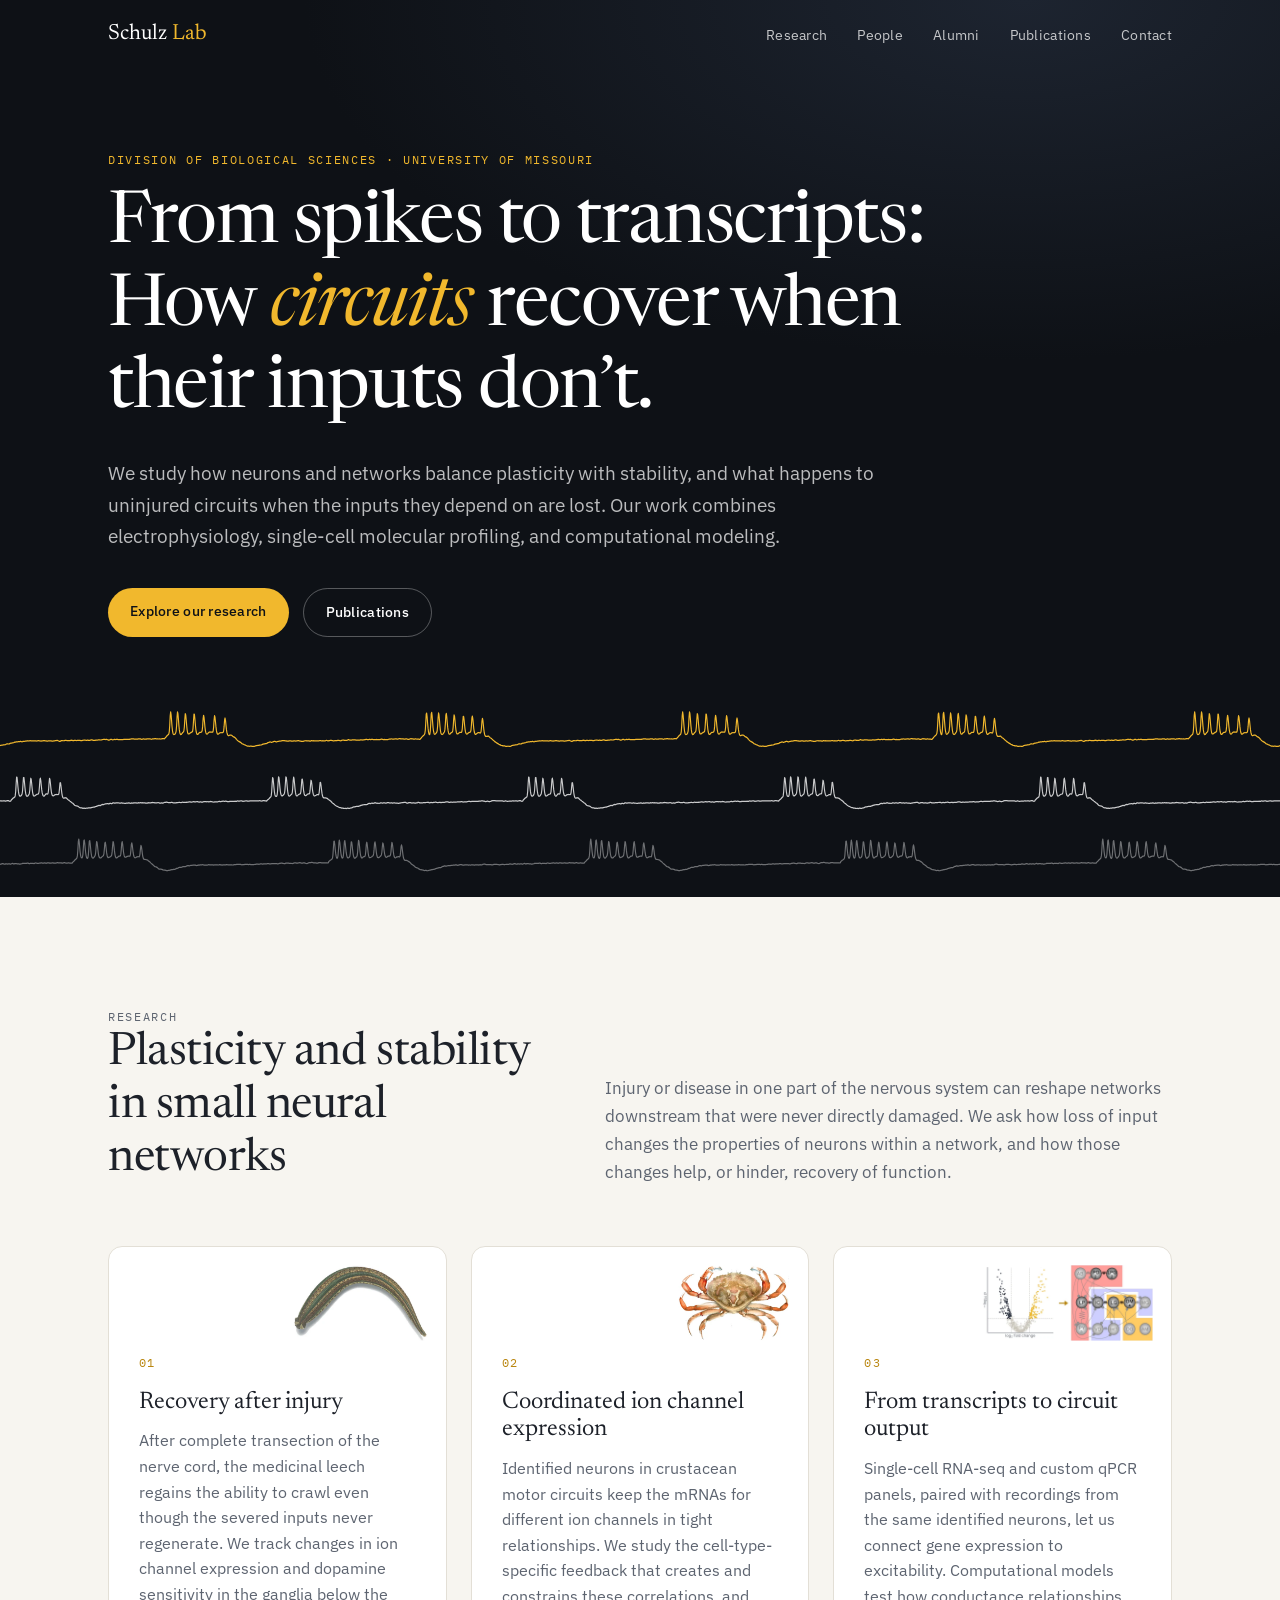
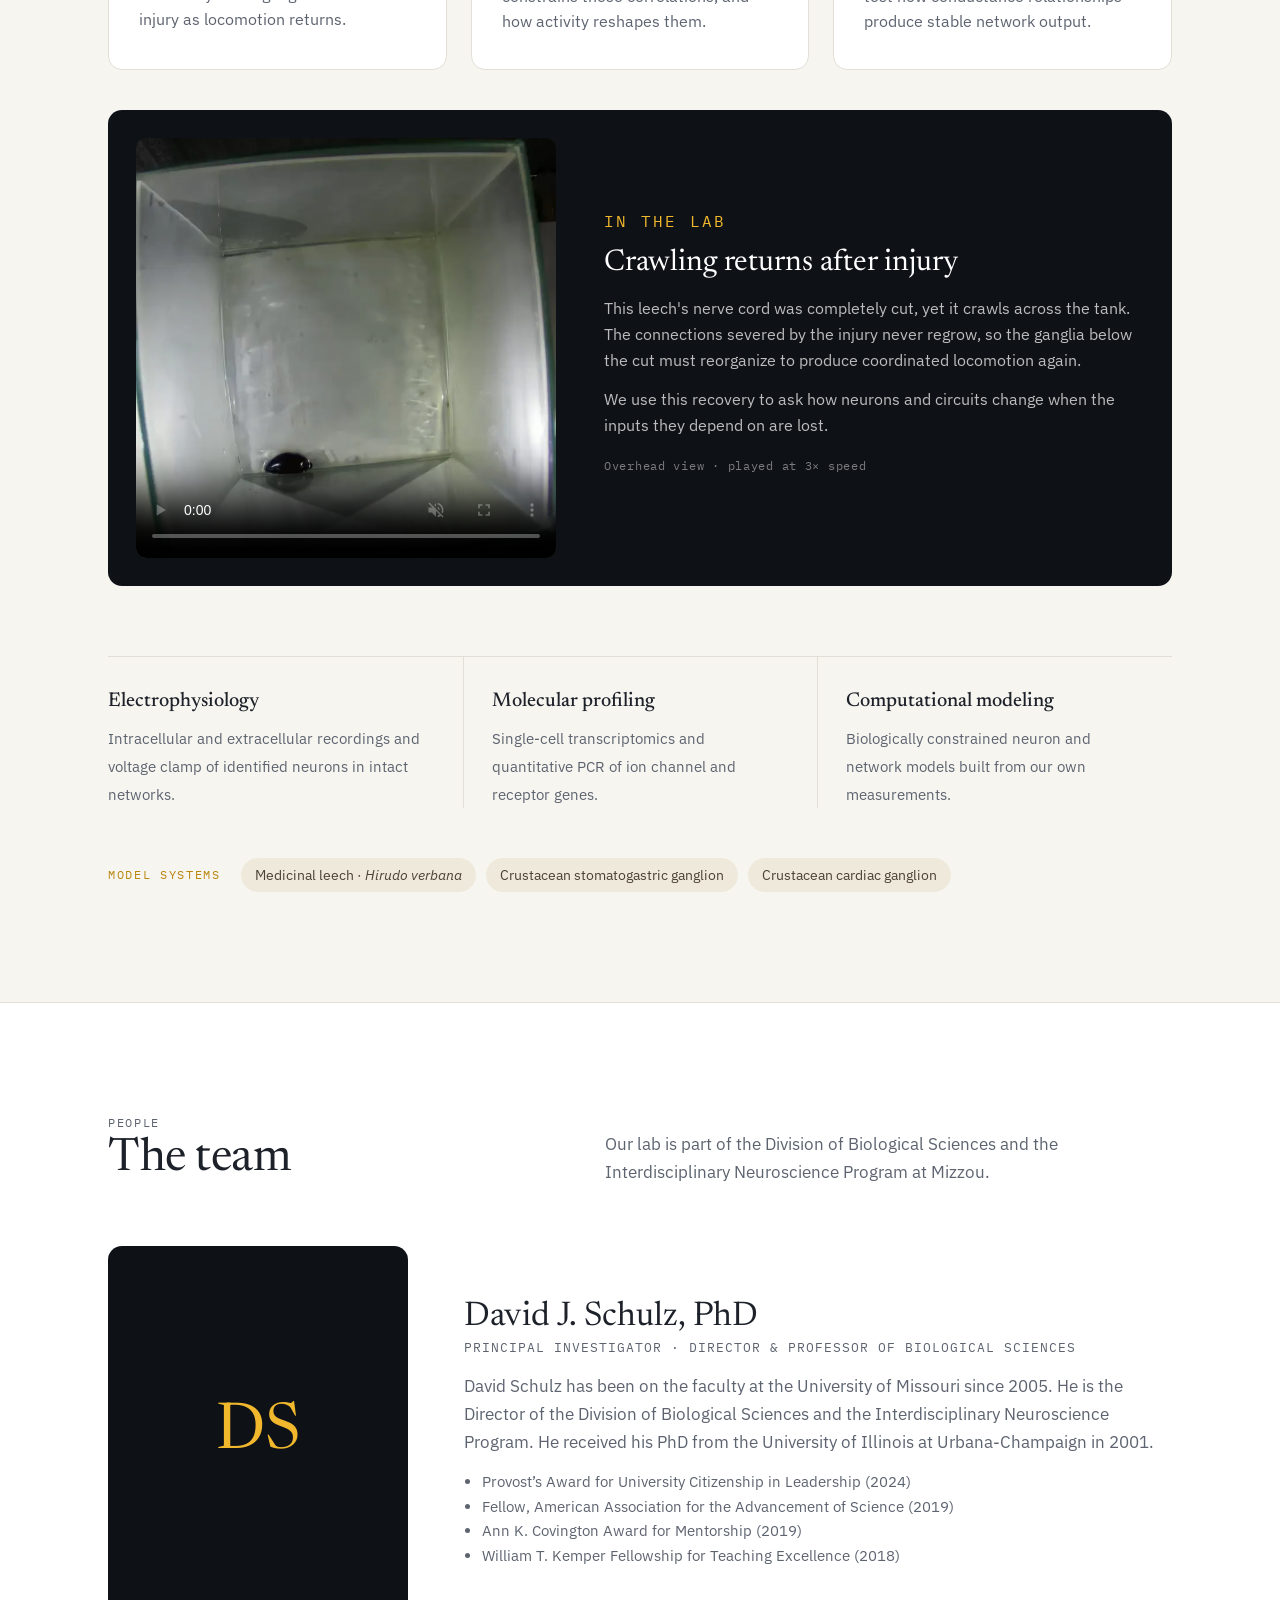
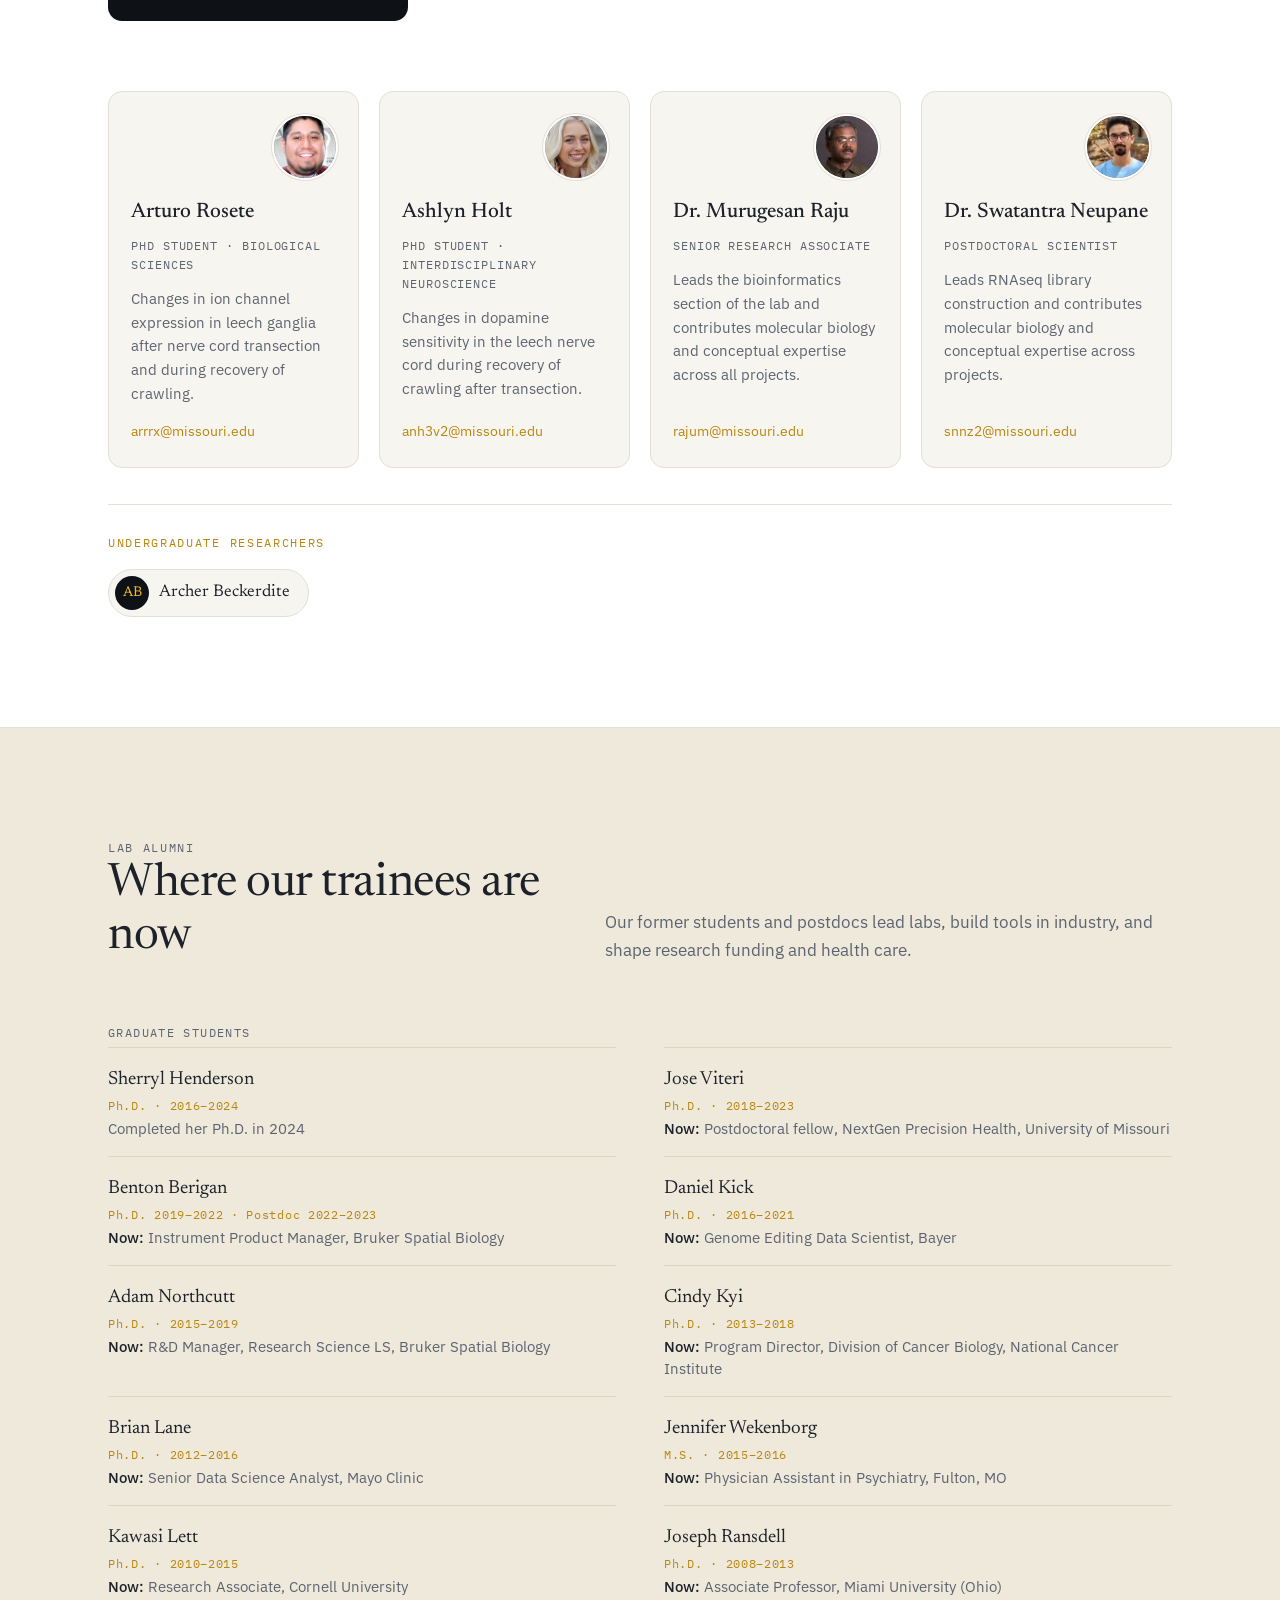
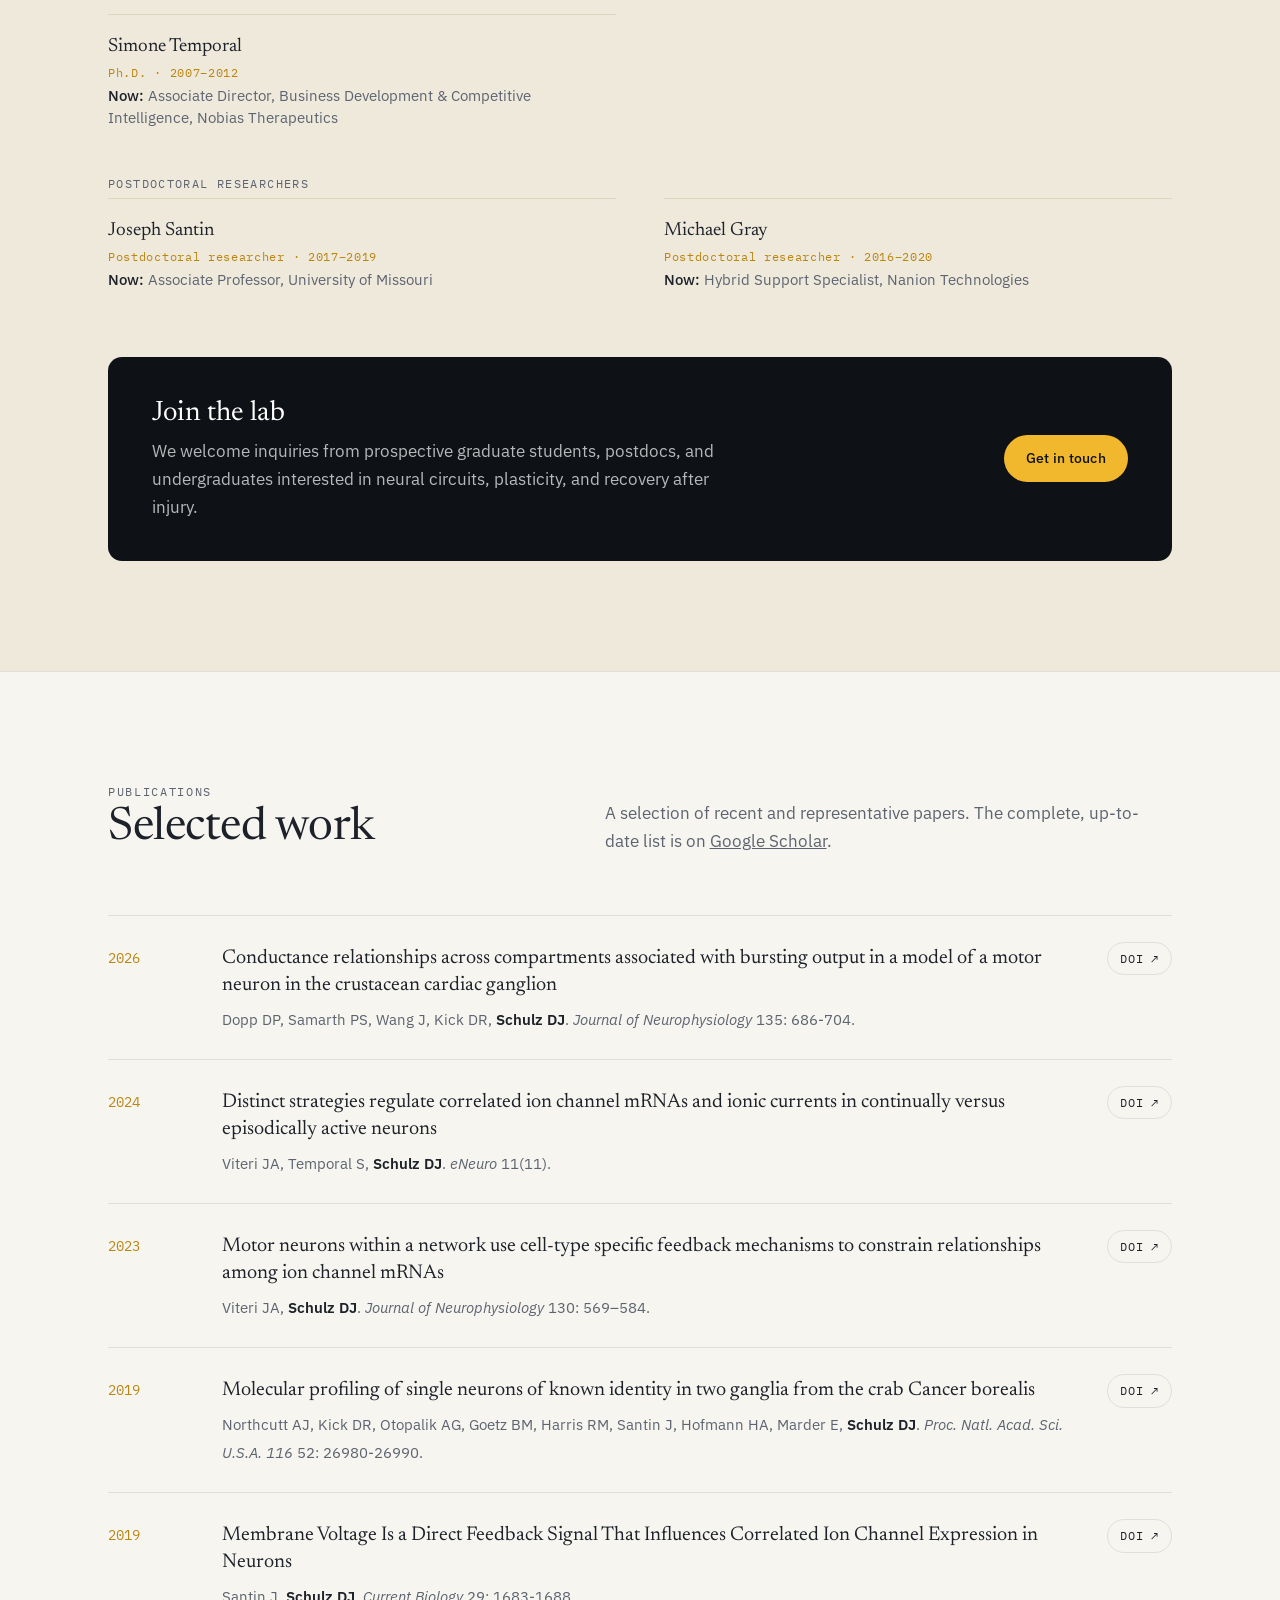
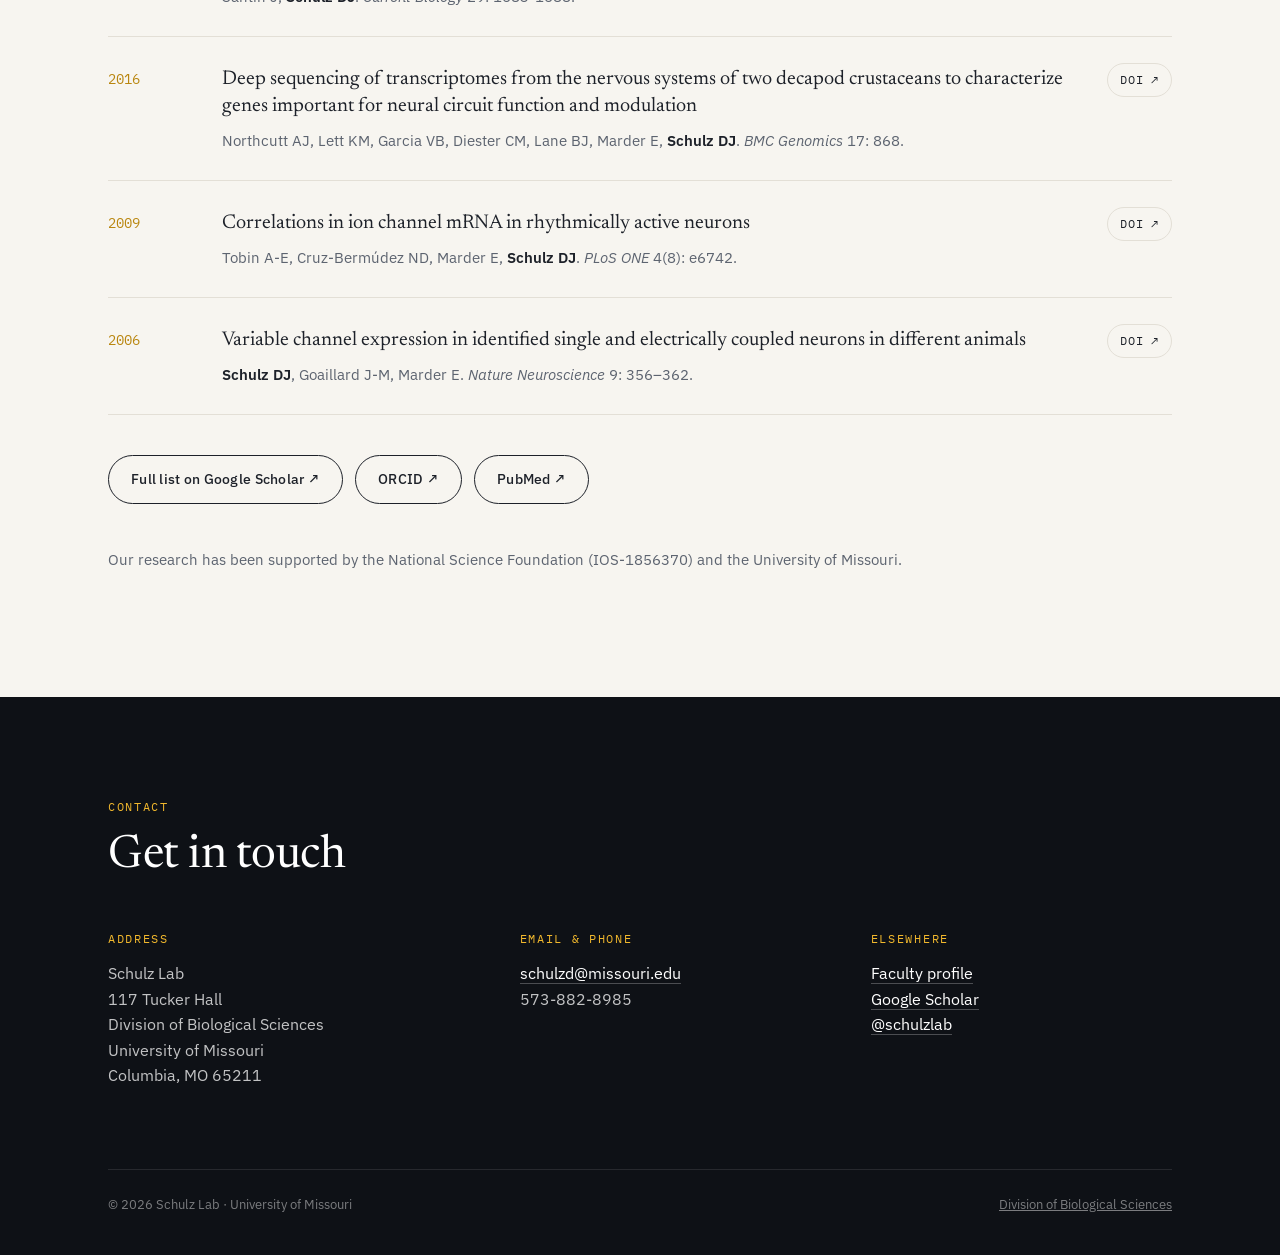
<file: indexBKUP11-20.html>
<!DOCTYPE html>
<html lang="en">
<head>
  <meta charset="UTF-8">
  <meta name="viewport" content="width=device-width, initial-scale=1">
  <title>Schulz Lab · Neural Network Plasticity · University of Missouri</title>
  <meta name="description" content="The Schulz Lab at the University of Missouri studies how neurons and neural networks balance plasticity and stability, and how circuits recover after injury.">
  <link rel="preconnect" href="https://fonts.googleapis.com">
  <link rel="preconnect" href="https://fonts.gstatic.com" crossorigin>
  <link href="https://fonts.googleapis.com/css2?family=Newsreader:ital,opsz,wght@0,6..72,400;0,6..72,500;1,6..72,400&family=IBM+Plex+Sans:wght@400;500;600&family=IBM+Plex+Mono:wght@400;500&display=swap" rel="stylesheet">

  <style>
    /* =========================================================
       COLORS & FONTS — change these to restyle the whole site
       ========================================================= */
    :root {
      --ink: #0e1116;          /* dark background (hero, footer) */
      --ink-2: #171b22;
      --paper: #f7f5f0;        /* main page background */
      --white: #ffffff;
      --text: #1d2129;
      --muted: #5d6470;
      --line: #e3dfd6;
      --gold: #f1b82d;         /* Mizzou gold accent */
      --gold-deep: #b9860f;
      --serif: "Newsreader", Georgia, serif;
      --sans: "IBM Plex Sans", system-ui, sans-serif;
      --mono: "IBM Plex Mono", ui-monospace, monospace;
      --max: 1120px;
    }

    *, *::before, *::after { box-sizing: border-box; }
    html { scroll-behavior: smooth; scroll-padding-top: 72px; }
    body {
      margin: 0; background: var(--paper); color: var(--text);
      font-family: var(--sans); font-size: 17px; line-height: 1.65;
      -webkit-font-smoothing: antialiased;
    }
    img { max-width: 100%; display: block; }
    a { color: inherit; }
    .wrap { max-width: var(--max); margin: 0 auto; padding: 0 28px; }

    .eyebrow {
      font-family: var(--mono); font-size: 12px; letter-spacing: .14em;
      text-transform: uppercase; color: var(--gold-deep); margin: 0 0 14px;
    }
    h1, h2, h3 { font-family: var(--serif); font-weight: 400; line-height: 1.15; margin: 0; }
    h2 { font-size: clamp(32px, 4vw, 46px); letter-spacing: -.01em; }
    h3 { font-size: 24px; }

    /* ---------- Navigation ---------- */
    .nav {
      position: fixed; inset: 0 0 auto 0; z-index: 50;
      transition: background .3s, border-color .3s;
      border-bottom: 1px solid transparent;
    }
    .nav.scrolled { background: rgba(14,17,22,.92); backdrop-filter: blur(10px); border-color: rgba(255,255,255,.08); }
    .nav .wrap { display: flex; align-items: center; justify-content: space-between; height: 68px; }
    .brand { color: #fff; text-decoration: none; font-family: var(--serif); font-size: 22px; }
    .brand span { color: var(--gold); }
    .nav ul { list-style: none; display: flex; gap: 30px; margin: 0; padding: 0; }
    .nav ul a {
      color: rgba(255,255,255,.75); text-decoration: none; font-size: 14px;
      letter-spacing: .02em; transition: color .2s;
    }
    .nav ul a:hover { color: var(--gold); }
    .menu-btn { display: none; background: none; border: 0; color: #fff; font-size: 26px; cursor: pointer; }

    /* ---------- Hero ---------- */
    .hero {
      background: radial-gradient(1200px 600px at 80% 0%, #1d2430 0%, var(--ink) 60%);
      color: #fff; padding: 150px 0 0; position: relative; overflow: hidden;
    }
    .hero .eyebrow { color: var(--gold); }
    .hero h1 { font-size: clamp(40px, 6vw, 72px); max-width: 14ch; letter-spacing: -.02em; }
    .hero h1 em { color: var(--gold); font-style: italic; }
    .hero p.lede { max-width: 58ch; color: rgba(255,255,255,.72); font-size: 19px; margin: 26px 0 36px; }
    .btns { display: flex; gap: 14px; flex-wrap: wrap; }
    .btn {
      display: inline-block; padding: 12px 22px; border-radius: 999px; text-decoration: none;
      font-size: 14px; font-weight: 500; letter-spacing: .02em; transition: all .2s;
    }
    .btn-gold { background: var(--gold); color: var(--ink); }
    .btn-gold:hover { background: #ffcb4d; }
    .btn-ghost { border: 1px solid rgba(255,255,255,.3); color: #fff; }
    .btn-ghost:hover { border-color: var(--gold); color: var(--gold); }
    .btn-dark { border: 1px solid var(--text); color: var(--text); }
    .btn-dark:hover { background: var(--text); color: #fff; }

    /* Wider opening banner on computer screens only (phones keep the original layout) */
    @media (min-width: 901px) {
      .hero h1 { max-width: 22ch; }
      .hero p.lede { max-width: 72ch; }
    }
    .traces { margin-top: 70px; position: relative; }
    .traces svg { width: 100%; height: 190px; display: block; }
    .traces path { fill: none; stroke-width: 1.25; stroke-linejoin: round; stroke-linecap: round; }

    /* ---------- Sections ---------- */
    section { padding: 110px 0; }
    .section-head { display: grid; grid-template-columns: 1fr 1.3fr; gap: 60px; align-items: end; margin-bottom: 60px; }
    .section-head p { color: var(--muted); margin: 0; }

    /* Research */
    .themes { display: grid; grid-template-columns: repeat(3, 1fr); gap: 24px; }
    .theme {
      background: var(--white); border: 1px solid var(--line); border-radius: 14px;
      padding: 34px 30px; position: relative; transition: transform .25s, box-shadow .25s;
    }
    .theme:hover { transform: translateY(-4px); box-shadow: 0 18px 40px -20px rgba(0,0,0,.25); }
    .theme .num { font-family: var(--mono); font-size: 12px; color: var(--gold-deep); letter-spacing: .1em; }
    .theme h3 { margin: 14px 0 12px; }
    .theme p { color: var(--muted); font-size: 15.5px; margin: 0; }
    .theme .icon { display: block; width: 44px; height: 44px; margin-bottom: 22px; }
    /* Small specimen image in place of an icon; sits at the card's top-right so the card barely grows */
    .theme .theme-img {
      position: absolute; top: 18px; right: 18px; width: auto; height: 76px;
      transition: transform .4s ease;
    }
    .theme:hover .theme-img { transform: translateX(4px) rotate(-2deg); }
    .theme .theme-img + .num { display: inline-block; margin-top: 72px; }

    /* Featured video */
    .feature {
      margin-top: 40px; display: grid; grid-template-columns: minmax(0, 420px) 1fr; gap: 48px; align-items: center;
      background: var(--ink); color: #fff; border-radius: 14px; padding: 28px; overflow: hidden;
    }
    .feature video { width: 100%; aspect-ratio: 1 / 1; object-fit: cover; border-radius: 10px; display: block; background: #222; }
    .feature .eyebrow { color: var(--gold); }
    .feature h3 { font-size: 30px; margin-bottom: 14px; }
    .feature p { color: rgba(255,255,255,.72); margin: 0 0 12px; font-size: 16px; }
    .feature .caption { font-family: var(--mono); font-size: 12px; letter-spacing: .06em; color: rgba(255,255,255,.45); margin-top: 18px; }

    .approach {
      margin-top: 70px; display: grid; grid-template-columns: repeat(3, 1fr);
      border-top: 1px solid var(--line);
    }
    .approach div { padding: 28px 28px 0 0; }
    .approach div + div { padding-left: 28px; border-left: 1px solid var(--line); }
    .approach strong { display: block; font-family: var(--serif); font-weight: 500; font-size: 20px; margin-bottom: 6px; }
    .approach span { color: var(--muted); font-size: 15px; }

    .systems { margin-top: 50px; display: flex; flex-wrap: wrap; gap: 10px; align-items: center; }
    .systems .eyebrow { margin: 0 10px 0 0; }
    .chip {
      font-size: 13.5px; padding: 6px 14px; border-radius: 999px;
      background: #efe9dc; color: #4a4232;
    }

    /* People */
    #people { background: var(--white); border-top: 1px solid var(--line); border-bottom: 1px solid var(--line); }
    .pi { display: grid; grid-template-columns: 300px 1fr; gap: 56px; align-items: center; margin-bottom: 70px; }
    .pi-photo {
      aspect-ratio: 4/5; border-radius: 14px; overflow: hidden; background: var(--ink);
      display: grid; place-items: center; color: var(--gold); font-family: var(--serif); font-size: 64px;
    }
    .pi-photo { position: relative; }
    .pi-photo img { position: absolute; inset: 0; width: 100%; height: 100%; object-fit: cover; object-position: center 20%; }
    .pi h3 { font-size: 34px; }
    .role { font-family: var(--mono); font-size: 12.5px; letter-spacing: .08em; text-transform: uppercase; color: var(--gold-deep); margin: 8px 0 18px; }
    .pi p { color: var(--muted); margin: 0 0 14px; }
    .pi ul { padding-left: 18px; color: var(--muted); font-size: 15px; margin: 0; }

    .team { display: grid; grid-template-columns: repeat(4, 1fr); gap: 20px; }
    @media (max-width: 1100px) { .team { grid-template-columns: repeat(2, 1fr); } }
    .member { border: 1px solid var(--line); border-radius: 14px; padding: 24px 22px; background: var(--paper); }
    .avatar {
      width: 56px; height: 56px; border-radius: 50%; background: var(--ink); color: var(--gold);
      display: grid; place-items: center; font-family: var(--serif); font-size: 22px; margin-bottom: 18px; overflow: hidden;
    }
    .avatar img { width: 100%; height: 100%; object-fit: cover; }
    /* Member photo / initials: top-right corner of each card. The photo sits exactly on top of
       the initials bubble, so every card stays the same size. If a photo fails to load,
       it removes itself and the initials show instead. */
    .member { position: relative; }
    .member .avatar { align-self: flex-end; width: 62px; height: 62px; }
    .member-photo {
      position: absolute; top: 24px; right: 22px; width: 62px; height: 62px; border-radius: 50%;
      object-fit: cover; object-position: center 25%; z-index: 1;
      box-shadow: 0 0 0 2px var(--white), 0 0 0 3px var(--line);
    }
    .member h4 { font-family: var(--serif); font-weight: 500; font-size: 21px; margin: 0; }
    .member .role { margin: 6px 0 12px; font-size: 11.5px; }
    .member p { color: var(--muted); font-size: 14.5px; margin: 0 0 14px; }
    .member { display: flex; flex-direction: column; }
    .member a { font-size: 14px; color: var(--gold-deep); text-decoration: none; margin-top: auto; }
    .member a:hover { text-decoration: underline; }

    /* Undergraduate researchers — compact name chips */
    .undergrads { margin-top: 36px; padding-top: 28px; border-top: 1px solid var(--line); }
    .undergrads .eyebrow { margin-bottom: 16px; }
    .ug-list { display: flex; flex-wrap: wrap; gap: 12px; }
    .ug {
      display: inline-flex; align-items: center; gap: 10px;
      padding: 6px 18px 6px 6px; border: 1px solid var(--line); border-radius: 999px;
      background: var(--paper); font-family: var(--serif); font-size: 17px;
    }
    .ug .avatar { width: 34px; height: 34px; font-size: 14px; margin: 0; }

    /* Lab alumni */
    #alumni { background: #efe9dc; border-bottom: 1px solid var(--line); }
    .alumni { margin-top: 0; }
    #alumni .alum { border-top-color: #ddd4c2; }
    #alumni .alumni-group:first-of-type { margin-top: 0; }
    .alumni-head { display: flex; justify-content: space-between; align-items: end; gap: 30px; flex-wrap: wrap; margin-bottom: 22px; }
    .alumni-head h3 { font-size: 30px; }
    .alumni-head p { color: var(--muted); font-size: 15px; margin: 0; max-width: 52ch; }
    .alumni-group { font-family: var(--mono); font-size: 11.5px; letter-spacing: .12em; text-transform: uppercase; color: var(--muted); margin: 30px 0 4px; }
    .alumni-list { display: grid; grid-template-columns: 1fr 1fr; column-gap: 48px; }
    .alum { padding: 16px 0; border-top: 1px solid var(--line); display: grid; grid-template-columns: 1fr; gap: 2px; align-content: start; }
    .alum-name { font-family: var(--serif); font-size: 19px; }
    .alum-meta { font-family: var(--mono); font-size: 11.5px; letter-spacing: .06em; color: var(--gold-deep); }
    .alum-now { color: var(--muted); font-size: 14.5px; line-height: 1.5; }
    .alum-now::before { content: "Now: "; color: var(--text); font-weight: 500; }
    .alum-now.done::before { content: ""; }
    @media (max-width: 900px) { .alumni-list { grid-template-columns: 1fr; } }

    .join {
      margin-top: 50px; background: var(--ink); color: #fff; border-radius: 14px;
      padding: 40px 44px; display: flex; justify-content: space-between; align-items: center; gap: 30px; flex-wrap: wrap;
    }
    .join h3 { font-size: 28px; }
    .join p { color: rgba(255,255,255,.7); margin: 8px 0 0; max-width: 60ch; }

    /* Publications */
    .pubs { list-style: none; padding: 0; margin: 0; border-top: 1px solid var(--line); }
    .pub { display: grid; grid-template-columns: 90px 1fr auto; gap: 24px; padding: 26px 0; border-bottom: 1px solid var(--line); align-items: baseline; }
    .pub .year { font-family: var(--mono); font-size: 14px; color: var(--gold-deep); }
    .pub .title { font-family: var(--serif); font-size: 20px; line-height: 1.35; display: block; margin-bottom: 6px; }
    .pub .authors { color: var(--muted); font-size: 14.5px; }
    .pub .authors b { color: var(--text); font-weight: 600; }
    .pub .journal { font-style: italic; }
    .pub a.link {
      font-family: var(--mono); font-size: 12px; letter-spacing: .06em; text-decoration: none;
      border: 1px solid var(--line); padding: 6px 12px; border-radius: 999px; white-space: nowrap; transition: all .2s;
    }
    .pub a.link:hover { border-color: var(--text); background: var(--text); color: #fff; }
    .pub-more { display: flex; gap: 12px; flex-wrap: wrap; margin-top: 40px; }
    .funding { margin-top: 44px; color: var(--muted); font-size: 14.5px; }

    /* Contact / footer */
    footer { background: var(--ink); color: rgba(255,255,255,.75); padding: 100px 0 40px; }
    footer h2 { color: #fff; }
    .contact-grid { display: grid; grid-template-columns: 1.2fr 1fr 1fr; gap: 50px; margin-top: 46px; }
    .contact-grid h5 { font-family: var(--mono); font-weight: 400; font-size: 12px; letter-spacing: .14em; text-transform: uppercase; color: var(--gold); margin: 0 0 12px; }
    .contact-grid p { margin: 0; font-size: 15.5px; }
    .contact-grid a { color: #fff; text-decoration: none; border-bottom: 1px solid rgba(255,255,255,.25); }
    .contact-grid a:hover { border-color: var(--gold); color: var(--gold); }
    .legal { margin-top: 80px; padding-top: 24px; border-top: 1px solid rgba(255,255,255,.1); font-size: 13px; display: flex; justify-content: space-between; flex-wrap: wrap; gap: 10px; color: rgba(255,255,255,.45); }

    /* Fade-in on scroll */
    .reveal { opacity: 0; transform: translateY(18px); transition: opacity .7s ease, transform .7s ease; }
    .reveal.in { opacity: 1; transform: none; }

    /* ---------- Phones & tablets ---------- */
    @media (max-width: 900px) {
      .section-head, .pi, .contact-grid { grid-template-columns: 1fr; gap: 28px; }
      .themes, .team, .approach, .feature { grid-template-columns: 1fr; }
      .feature { gap: 24px; padding: 18px; }
      .approach div, .approach div + div { padding: 22px 0; border-left: 0; border-bottom: 1px solid var(--line); }
      .pi-photo { max-width: 260px; }
      .pub { grid-template-columns: 1fr; gap: 8px; }
      .menu-btn { display: block; }
      .nav ul {
        display: none; position: absolute; top: 68px; left: 0; right: 0; flex-direction: column;
        gap: 0; background: var(--ink); padding: 10px 28px 20px;
      }
      .nav ul.open { display: flex; }
      .nav ul a { display: block; padding: 12px 0; font-size: 16px; }
      .nav { background: rgba(14,17,22,.92); }
      section { padding: 80px 0; }
    }
    @media (prefers-reduced-motion: reduce) {
      .reveal { opacity: 1; transform: none; transition: none; }
      .traces path { animation: none !important; }
    }
  </style>
</head>
<body>

  <!-- ===================== NAVIGATION ===================== -->
  <nav class="nav" id="nav">
    <div class="wrap">
      <a href="#top" class="brand">Schulz <span>Lab</span></a>
      <button class="menu-btn" id="menuBtn" aria-label="Open menu">&#9776;</button>
      <ul id="menu">
        <li><a href="#research">Research</a></li>
        <li><a href="#people">People</a></li>
        <li><a href="#alumni">Alumni</a></li>
        <li><a href="#publications">Publications</a></li>
        <li><a href="#contact">Contact</a></li>
      </ul>
    </div>
  </nav>

  <!-- ===================== HERO ===================== -->
  <header class="hero" id="top">
    <div class="wrap">
      <p class="eyebrow">Division of Biological Sciences · University of Missouri</p>
      <h1>From spikes to transcripts: How <em>circuits</em> recover when their inputs don’t.</h1>
      <p class="lede">
        We study how neurons and networks balance plasticity with stability, and what happens to
        uninjured circuits when the inputs they depend on are lost. Our work combines electrophysiology,
        single-cell molecular profiling, and computational modeling.
      </p>
      <div class="btns">
        <a class="btn btn-gold" href="#research">Explore our research</a>
        <a class="btn btn-ghost" href="#publications">Publications</a>
      </div>
    </div>

    <!-- Animated triphasic rhythm (decorative) -->
    <div class="traces" aria-hidden="true">
      <svg id="traceSvg" viewBox="0 0 1400 190" preserveAspectRatio="none"></svg>
    </div>
  </header>

  <!-- ===================== RESEARCH ===================== -->
  <section id="research">
    <div class="wrap">
      <div class="section-head reveal">
        <div>
          <p class="eyebrow">Research</p>
          <h2>Plasticity and stability in small neural networks</h2>
        </div>
        <p>
          Injury or disease in one part of the nervous system can reshape networks downstream that were never
          directly damaged. We ask how loss of input changes the properties of neurons within a network, and how
          those changes help, or hinder, recovery of function.
        </p>
      </div>

      <div class="themes">
        <!-- Theme 1 — copy a whole <article> block to add another theme -->
        <article class="theme reveal">
          <img class="theme-img" src="images/leech.webp" alt="Illustration of the medicinal leech, Hirudo verbana" width="480" height="270" loading="lazy">
          <span class="num">01</span>
          <h3>Recovery after injury</h3>
          <p>
            After complete transection of the nerve cord, the medicinal leech regains the ability to crawl even
            though the severed inputs never regenerate. We track changes in ion channel expression and dopamine
            sensitivity in the ganglia below the injury as locomotion returns.
          </p>
        </article>

        <article class="theme reveal">
          <img class="theme-img" src="images/crab.webp" alt="Illustration of a crab" width="420" height="284" loading="lazy">
          <span class="num">02</span>
          <h3>Coordinated ion channel expression</h3>
          <p>
            Identified neurons in crustacean motor circuits keep the mRNAs for different ion channels in tight
            relationships. We study the cell-type-specific feedback that creates and constrains these correlations,
            and how activity reshapes them.
          </p>
        </article>

        <article class="theme reveal">
          <img class="theme-img" src="images/transcripts-circuit.webp" alt="Volcano plot of differential gene expression beside a diagram of the stomatogastric ganglion circuit" width="720" height="316" loading="lazy">
          <span class="num">03</span>
          <h3>From transcripts to circuit output</h3>
          <p>
            Single-cell RNA-seq and custom qPCR panels, paired with recordings from the same identified neurons,
            let us connect gene expression to excitability. Computational models test how conductance
            relationships produce stable network output.
          </p>
        </article>
      </div>

      <!-- ===================== FEATURED VIDEO ===================== -->
      <div class="feature reveal">
        <video id="crawlVideo" muted loop playsinline preload="none" poster="images/leech-crawl-poster.webp"
               aria-label="Video of a medicinal leech crawling in a glass tank after nerve cord transection">
          <source src="images/leech-crawl.mp4" type="video/mp4">
        </video>
        <div>
          <p class="eyebrow">In the lab</p>
          <h3>Crawling returns after injury</h3>
          <p>
            This leech's nerve cord was completely cut, yet it crawls across the tank. The connections severed by the
            injury never regrow, so the ganglia below the cut must reorganize to produce coordinated locomotion again.
          </p>
          <p>We use this recovery to ask how neurons and circuits change when the inputs they depend on are lost.</p>
          <p class="caption">Overhead view · played at 3× speed</p>
        </div>
      </div>

      <div class="approach reveal">
        <div><strong>Electrophysiology</strong><span>Intracellular and extracellular recordings and voltage clamp of identified neurons in intact networks.</span></div>
        <div><strong>Molecular profiling</strong><span>Single-cell transcriptomics and quantitative PCR of ion channel and receptor genes.</span></div>
        <div><strong>Computational modeling</strong><span>Biologically constrained neuron and network models built from our own measurements.</span></div>
      </div>

      <div class="systems reveal">
        <p class="eyebrow">Model systems</p>
        <span class="chip">Medicinal leech · <i>Hirudo verbana</i></span>
        <span class="chip">Crustacean stomatogastric ganglion</span>
        <span class="chip">Crustacean cardiac ganglion</span>
      </div>
    </div>
  </section>

  <!-- ===================== PEOPLE ===================== -->
  <section id="people">
    <div class="wrap">
      <div class="section-head reveal">
        <div>
          <p class="eyebrow">People</p>
          <h2>The team</h2>
        </div>
        <p>Our lab is part of the Division of Biological Sciences and the Interdisciplinary Neuroscience Program at Mizzou.</p>
      </div>

      <div class="pi reveal">
        <div class="pi-photo">
          <!-- To use your own photo: put it in the "images" folder and change src to "images/schulz.jpg" -->
          <img src="https://biology.missouri.edu/sites/default/files/people-profile-images/20250528_david_schulz-2.jpg"
               alt="David J. Schulz" onerror="this.remove()">
          DS
        </div>
        <div>
          <h3>David J. Schulz, PhD</h3>
          <p class="role">Principal Investigator · Director &amp; Professor of Biological Sciences</p>
          <p>
            David Schulz has been on the faculty at the University of Missouri since 2005. He is the Director of the Division of
            Biological Sciences and the Interdisciplinary Neuroscience Program. He received his PhD from the
            University of Illinois at Urbana-Champaign in 2001.
          </p>
          <ul>
            <li>Provost’s Award for University Citizenship in Leadership (2024)</li>
            <li>Fellow, American Association for the Advancement of Science (2019)</li>
            <li>Ann K. Covington Award for Mentorship (2019)</li>
            <li>William T. Kemper Fellowship for Teaching Excellence (2018)</li>
          </ul>
        </div>
      </div>

      <div class="team">
        <!-- ===== LAB MEMBER — copy from here ===== -->
        <div class="member reveal">
          <img class="member-photo" src="images/rosete.webp" alt="Arturo Rosete" loading="lazy" onerror="this.remove()">
          <div class="avatar">AR</div>
          <h4>Arturo Rosete</h4>
          <p class="role">PhD Student · Biological Sciences</p>
          <p>Changes in ion channel expression in leech ganglia after nerve cord transection and during recovery of crawling.</p>
          <a href="mailto:arrrx@missouri.edu">arrrx@missouri.edu</a>
        </div>
        <!-- ===== ...to here, then paste and edit ===== -->

        <div class="member reveal">
          <img class="member-photo" src="images/holt.webp" alt="Ashlyn Holt" loading="lazy" onerror="this.remove()">
          <div class="avatar">AH</div>
          <h4>Ashlyn Holt</h4>
          <p class="role">PhD Student · Interdisciplinary Neuroscience</p>
          <p>Changes in dopamine sensitivity in the leech nerve cord during recovery of crawling after transection.</p>
          <a href="mailto:anh3v2@missouri.edu">anh3v2@missouri.edu</a>
        </div>

        <div class="member reveal">
          <img class="member-photo" src="images/raju.webp" alt="Murugesan Raju" loading="lazy" onerror="this.remove()">
          <div class="avatar">MR</div>
          <h4>Dr. Murugesan Raju</h4>
          <p class="role">Senior Research Associate</p>
          <p>Leads the bioinformatics section of the lab and contributes molecular biology and conceptual expertise across all projects.</p>
          <a href="mailto:rajum@missouri.edu">rajum@missouri.edu</a>
        </div>

        <div class="member reveal">
          <img class="member-photo" src="images/neupane.webp" alt="Swatantra Neupane" loading="lazy" onerror="this.remove()">
          <div class="avatar">SN</div>
          <h4>Dr. Swatantra Neupane</h4>
          <p class="role">Postdoctoral Scientist</p>
          <p>Leads RNAseq library construction and contributes molecular biology and conceptual expertise across projects.</p>
          <a href="mailto:snnz2@missouri.edu">snnz2@missouri.edu</a>
        </div>
      </div>

      <!-- ===================== UNDERGRADUATES ===================== -->
      <div class="undergrads reveal">
        <p class="eyebrow">Undergraduate researchers</p>
        <div class="ug-list">
          <!-- To add a student, copy this line and change the initials and name -->
          <span class="ug"><span class="avatar">AB</span>Archer Beckerdite</span>
        </div>
      </div>

    </div>
  </section>

  <!-- ===================== ALUMNI ===================== -->
  <section id="alumni">
    <div class="wrap">
      <!-- ===================== LAB ALUMNI ===================== -->
      <!-- To add someone, copy one <div class="alum">…</div> line and edit it.
           For someone whose current position is unknown, delete the third <span>. -->
      <div class="alumni reveal">
        <div class="section-head">
          <div>
            <p class="eyebrow">Lab alumni</p>
            <h2>Where our trainees are now</h2>
          </div>
          <p>Our former students and postdocs lead labs, build tools in industry, and shape research funding and health care.</p>
        </div>

        <p class="alumni-group">Graduate students</p>
        <div class="alumni-list">
          <div class="alum"><span class="alum-name">Sherryl Henderson</span><span class="alum-meta">Ph.D. · 2016–2024</span><span class="alum-now done">Completed her Ph.D. in 2024</span></div>
          <div class="alum"><span class="alum-name">Jose Viteri</span><span class="alum-meta">Ph.D. · 2018–2023</span><span class="alum-now">Postdoctoral fellow, NextGen Precision Health, University of Missouri</span></div>
          <div class="alum"><span class="alum-name">Benton Berigan</span><span class="alum-meta">Ph.D. 2019–2022 · Postdoc 2022–2023</span><span class="alum-now">Instrument Product Manager, Bruker Spatial Biology</span></div>
          <div class="alum"><span class="alum-name">Daniel Kick</span><span class="alum-meta">Ph.D. · 2016–2021</span><span class="alum-now">Genome Editing Data Scientist, Bayer</span></div>
          <div class="alum"><span class="alum-name">Adam Northcutt</span><span class="alum-meta">Ph.D. · 2015–2019</span><span class="alum-now">R&amp;D Manager, Research Science LS, Bruker Spatial Biology</span></div>
          <div class="alum"><span class="alum-name">Cindy Kyi</span><span class="alum-meta">Ph.D. · 2013–2018</span><span class="alum-now">Program Director, Division of Cancer Biology, National Cancer Institute</span></div>
          <div class="alum"><span class="alum-name">Brian Lane</span><span class="alum-meta">Ph.D. · 2012–2016</span><span class="alum-now">Senior Data Science Analyst, Mayo Clinic</span></div>
          <div class="alum"><span class="alum-name">Jennifer Wekenborg</span><span class="alum-meta">M.S. · 2015–2016</span><span class="alum-now">Physician Assistant in Psychiatry, Fulton, MO</span></div>
          <div class="alum"><span class="alum-name">Kawasi Lett</span><span class="alum-meta">Ph.D. · 2010–2015</span><span class="alum-now">Research Associate, Cornell University</span></div>
          <div class="alum"><span class="alum-name">Joseph Ransdell</span><span class="alum-meta">Ph.D. · 2008–2013</span><span class="alum-now">Associate Professor, Miami University (Ohio)</span></div>
          <div class="alum"><span class="alum-name">Simone Temporal</span><span class="alum-meta">Ph.D. · 2007–2012</span><span class="alum-now">Associate Director, Business Development &amp; Competitive Intelligence, Nobias Therapeutics</span></div>
        </div>

        <p class="alumni-group">Postdoctoral researchers</p>
        <div class="alumni-list">
          <div class="alum"><span class="alum-name">Joseph Santin</span><span class="alum-meta">Postdoctoral researcher · 2017–2019</span><span class="alum-now">Associate Professor, University of Missouri</span></div>
          <div class="alum"><span class="alum-name">Michael Gray</span><span class="alum-meta">Postdoctoral researcher · 2016–2020</span><span class="alum-now">Hybrid Support Specialist, Nanion Technologies</span></div>
        </div>
      </div>

      <div class="join reveal">
        <div>
          <h3>Join the lab</h3>
          <p>We welcome inquiries from prospective graduate students, postdocs, and undergraduates interested in neural circuits, plasticity, and recovery after injury.</p>
        </div>
        <a class="btn btn-gold" href="mailto:schulzd@missouri.edu?subject=Joining%20the%20Schulz%20Lab">Get in touch</a>
      </div>
    </div>
  </section>

  <!-- ===================== PUBLICATIONS ===================== -->
  <section id="publications">
    <div class="wrap">
      <div class="section-head reveal">
        <div>
          <p class="eyebrow">Publications</p>
          <h2>Selected work</h2>
        </div>
        <p>A selection of recent and representative papers. The complete, up-to-date list is on <a href="https://scholar.google.com/citations?hl=en&amp;user=PdJpgxkAAAAJ&amp;view_op=list_works&amp;sortby=pubdate" target="_blank" rel="noopener">Google Scholar</a>.</p>
      </div>

      <ol class="pubs">
        <!-- ===== PUBLICATION — copy from here ===== -->
          <li class="pub reveal">
          <span class="year">2026</span>
          <div>
            <span class="title">Conductance relationships across compartments associated with bursting output in a model of a motor neuron in the crustacean cardiac ganglion</span>
            <span class="authors">Dopp DP, Samarth PS, Wang J, Kick DR, <b>Schulz DJ</b>. <span class="journal">Journal of Neurophysiology</span> 135: 686-704.</span>
          </div>
          <a class="link" href="https://doi.org/10.1152/jn.00324.2024" target="_blank" rel="noopener">DOI ↗</a>
        </li>
        <!-- ===== ...to here, paste at the TOP of the list for new papers ===== -->
        
        <li class="pub reveal">
          <span class="year">2024</span>
          <div>
            <span class="title">Distinct strategies regulate correlated ion channel mRNAs and ionic currents in continually versus episodically active neurons</span>
            <span class="authors">Viteri JA, Temporal S, <b>Schulz DJ</b>. <span class="journal">eNeuro</span> 11(11).</span>
          </div>
          <a class="link" href="https://doi.org/10.1523/ENEURO.0320-24.2024" target="_blank" rel="noopener">DOI ↗</a>
        </li>
              
        <li class="pub reveal">
          <span class="year">2023</span>
          <div>
            <span class="title">Motor neurons within a network use cell-type specific feedback mechanisms to constrain relationships among ion channel mRNAs</span>
            <span class="authors">Viteri JA, <b>Schulz DJ</b>. <span class="journal">Journal of Neurophysiology</span> 130: 569–584.</span>
          </div>
          <a class="link" href="https://doi.org/10.1152/jn.00098.2023" target="_blank" rel="noopener">DOI ↗</a>
        </li>

        <li class="pub reveal">
          <span class="year">2019</span>
          <div>
            <span class="title">Molecular profiling of single neurons of known identity in two ganglia from the crab Cancer borealis</span>
            <span class="authors">Northcutt AJ, Kick DR, Otopalik AG, Goetz BM, Harris RM, Santin J, Hofmann HA, Marder E, <b>Schulz DJ</b>. <span class="journal">Proc. Natl. Acad. Sci. U.S.A. 116</span> 52: 26980-26990.</span> 
          </div>
          <a class="link" href="https://doi.org/10.1073/pnas.1911413116" target="_blank" rel="noopener">DOI ↗</a>
        </li>
        
        <li class="pub reveal">
          <span class="year">2019</span>
          <div>
            <span class="title">Membrane Voltage Is a Direct Feedback Signal That Influences Correlated Ion Channel Expression in Neurons</span>
            <span class="authors">Santin J, <b>Schulz DJ</b>. <span class="journal">Current Biology</span> 29: 1683-1688.</span>
          </div>
          <a class="link" href="https://doi.org/10.1016/j.cub.2019.04.008" target="_blank" rel="noopener">DOI ↗</a>
        </li>
        
        <li class="pub reveal">
          <span class="year">2016</span>
          <div>
            <span class="title">Deep sequencing of transcriptomes from the nervous systems of two decapod crustaceans to characterize genes important for neural circuit function and modulation</span>
            <span class="authors">Northcutt AJ, Lett KM, Garcia VB, Diester CM, Lane BJ, Marder E, <b>Schulz DJ</b>. <span class="journal">BMC Genomics</span> 17: 868.</span>
          </div>
          <a class="link" href="https://doi.org/10.1186/s12864-016-3215-z" target="_blank" rel="noopener">DOI ↗</a>
        </li>

        <li class="pub reveal">
          <span class="year">2009</span>
          <div>
            <span class="title">Correlations in ion channel mRNA in rhythmically active neurons</span>
            <span class="authors">Tobin A-E, Cruz-Bermúdez ND, Marder E, <b>Schulz DJ</b>. <span class="journal">PLoS ONE</span> 4(8): e6742.</span>
          </div>
          <a class="link" href="https://doi.org/10.1371/journal.pone.0006742" target="_blank" rel="noopener">DOI ↗</a>
        </li>

        <li class="pub reveal">
          <span class="year">2006</span>
          <div>
            <span class="title">Variable channel expression in identified single and electrically coupled neurons in different animals</span>
            <span class="authors"><b>Schulz DJ</b>, Goaillard J-M, Marder E. <span class="journal">Nature Neuroscience</span> 9: 356–362.</span>
          </div>
          <a class="link" href="https://doi.org/10.1038/nn1639" target="_blank" rel="noopener">DOI ↗</a>
        </li>
      </ol>

      <div class="pub-more reveal">
        <a class="btn btn-dark" href="https://scholar.google.com/citations?user=PdJpgxkAAAAJ&amp;hl=en&amp;view_op=list_works&amp;sortby=pubdate" target="_blank" rel="noopener">Full list on Google Scholar ↗</a>
        <a class="btn btn-dark" href="https://orcid.org/0000-0003-4532-5362" target="_blank" rel="noopener">ORCID ↗</a>
        <a class="btn btn-dark" href="https://pubmed.ncbi.nlm.nih.gov/?term=Schulz+DJ%5BAuthor%5D+AND+Missouri" target="_blank" rel="noopener">PubMed ↗</a>
      </div>

      <p class="funding reveal">Our research has been supported by the National Science Foundation (IOS-1856370) and the University of Missouri.</p>
    </div>
  </section>

  <!-- ===================== CONTACT / FOOTER ===================== -->
  <footer id="contact">
    <div class="wrap">
      <p class="eyebrow" style="color:var(--gold)">Contact</p>
      <h2>Get in touch</h2>
      <div class="contact-grid">
        <div>
          <h5>Address</h5>
          <p>Schulz Lab<br>117 Tucker Hall<br>Division of Biological Sciences<br>University of Missouri<br>Columbia, MO 65211</p>
        </div>
        <div>
          <h5>Email &amp; phone</h5>
          <p><a href="mailto:schulzd@missouri.edu">schulzd@missouri.edu</a><br>573-882-8985</p>
        </div>
        <div>
          <h5>Elsewhere</h5>
          <p>
            <a href="https://biology.missouri.edu/people/schulz" target="_blank" rel="noopener">Faculty profile</a><br>
            <a href="https://scholar.google.com/citations?user=PdJpgxkAAAAJ&amp;hl=en" target="_blank" rel="noopener">Google Scholar</a><br>
            <a href="https://twitter.com/schulzlab" target="_blank" rel="noopener">@schulzlab</a>
          </p>
        </div>
      </div>
      <div class="legal">
        <span>© <span id="year"></span> Schulz Lab · University of Missouri</span>
        <span><a href="https://biology.missouri.edu" style="color:inherit">Division of Biological Sciences</a></span>
      </div>
    </div>
  </footer>

  <script>
    // Footer year
    document.getElementById('year').textContent = new Date().getFullYear();

    // Nav background on scroll + mobile menu
    const nav = document.getElementById('nav');
    const menu = document.getElementById('menu');
    window.addEventListener('scroll', () => nav.classList.toggle('scrolled', window.scrollY > 40));
    document.getElementById('menuBtn').addEventListener('click', () => menu.classList.toggle('open'));
    menu.querySelectorAll('a').forEach(a => a.addEventListener('click', () => menu.classList.remove('open')));

    // Fade sections in as they scroll into view
    const io = new IntersectionObserver(entries => {
      entries.forEach(e => { if (e.isIntersecting) { e.target.classList.add('in'); io.unobserve(e.target); } });
    }, { threshold: 0.12 });
    document.querySelectorAll('.reveal').forEach(el => io.observe(el));

    // Featured video: load and play only while on screen (saves data, respects reduced-motion settings)
    (function () {
      const v = document.getElementById('crawlVideo');
      if (!v) return;
      if (window.matchMedia('(prefers-reduced-motion: reduce)').matches) { v.controls = true; return; }
      new IntersectionObserver(entries => {
        entries.forEach(e => {
          if (e.isIntersecting) { v.preload = 'auto'; v.play().catch(() => { v.controls = true; }); }
          else v.pause();
        });
      }, { threshold: 0.35 }).observe(v);
    })();

    // Hero: three phase-shifted bursting neurons, drawn like intracellular recordings
    (function () {
      const svg = document.getElementById('traceSvg');
      const NS = 'http://www.w3.org/2000/svg';
      const period = 280;              // px per cycle
      const loop = period * 2;         // pattern repeats every 2 cycles (seamless scroll)
      const W = loop * 5;
      const step = 0.5;

      // small deterministic random generator so the drawing is identical every load
      function rng(seed) { return () => (seed = (seed * 16807) % 2147483647) / 2147483647; }

      const rows = [
        { y: 34,  phase: 0.00, color: '#f1b82d',               n: [8, 7],  dur: 0.27, amp: 22, seed: 11 },
        { y: 96,  phase: 0.40, color: 'rgba(255,255,255,.78)', n: [6, 7],  dur: 0.22, amp: 20, seed: 23 },
        { y: 158, phase: 0.64, color: 'rgba(255,255,255,.40)', n: [9, 10], dur: 0.30, amp: 18, seed: 37 }
      ];

      const sig = x => 1 / (1 + Math.exp(-x));
      const gauss = (x, m, s) => Math.exp(-((x - m) * (x - m)) / (2 * s * s));

      function build(r) {
        const rand = rng(r.seed);
        // spike times (px within a cycle) for the two cycle variants
        const cycles = [0, 1].map(k => {
          const n = r.n[k], D = r.dur * period * (0.95 + 0.1 * rand()), spikes = [];
          for (let i = 0; i < n; i++) {
            const f = (i + 0.6) / (n + 0.4);
            spikes.push({
              x: 4 + D * Math.pow(f, 1.3) + (rand() - 0.5) * 1.2,      // ISIs lengthen through the burst
              a: r.amp * (1 - 0.32 * f) * (0.92 + 0.12 * rand())       // spike amplitude attenuates
            });
          }
          return { D, spikes };
        });
        // smooth periodic noise
        const noise = new Float32Array(loop / step);
        for (let i = 0; i < noise.length; i++) noise[i] = rand() - 0.5;
        for (let pass = 0; pass < 3; pass++)
          for (let i = 0; i < noise.length; i++)
            noise[i] = (noise[(i - 1 + noise.length) % noise.length] + noise[i] + noise[(i + 1) % noise.length]) / 3;

        let d = '';
        for (let x = 0; x <= W; x += step) {
          const xs = x - r.phase * period + loop * 10;
          const cyc = Math.floor(xs / period), k = cyc % 2;
          const local = xs - cyc * period;                 // 0..period
          const C = cycles[k], D = C.D, t = local / period;
          // slow wave: plateau during burst, AHP trough, slow ramp back toward threshold
          let v = 9 * sig((local - 2) / 2.5) * sig((D + 6 - local) / 4);
          v -= 5.5 * gauss(local, D + 22, 13);
          v += 2.2 * sig((t - 0.75) / 0.08);                // pacemaker ramp before the next burst
          // spikes: fast rise, slightly slower fall, small undershoot
          for (const s of C.spikes) {
            const dt = local - s.x;
            if (dt > -4 && dt < 9) {
              v += s.a * (dt < 0 ? Math.exp(-(dt * dt) / 0.9) : Math.exp(-(dt * dt) / 2.2));
              v -= s.a * 0.12 * gauss(dt, 3.6, 1.4);
            }
          }
          v += noise[Math.round(((x % loop) + loop) % loop / step) % noise.length] * 1.6;
          const y = (r.y - v).toFixed(2);
          d += (d ? ' L' : 'M') + x + ' ' + y;
        }
        return d;
      }

      const g = document.createElementNS(NS, 'g');
      rows.forEach(r => {
        const p = document.createElementNS(NS, 'path');
        p.setAttribute('d', build(r));
        p.setAttribute('stroke', r.color);
        g.appendChild(p);
      });
      svg.appendChild(g);

      if (!window.matchMedia('(prefers-reduced-motion: reduce)').matches) {
        let off = 0, last = performance.now();
        (function frame(now) {
          off = (off + (now - last) * 0.036) % loop;   // ~36 px per second
          last = now;
          g.setAttribute('transform', `translate(${-off} 0)`);
          requestAnimationFrame(frame);
        })(last);
      }
    })();
  </script>
</body>
</html>
</file>
